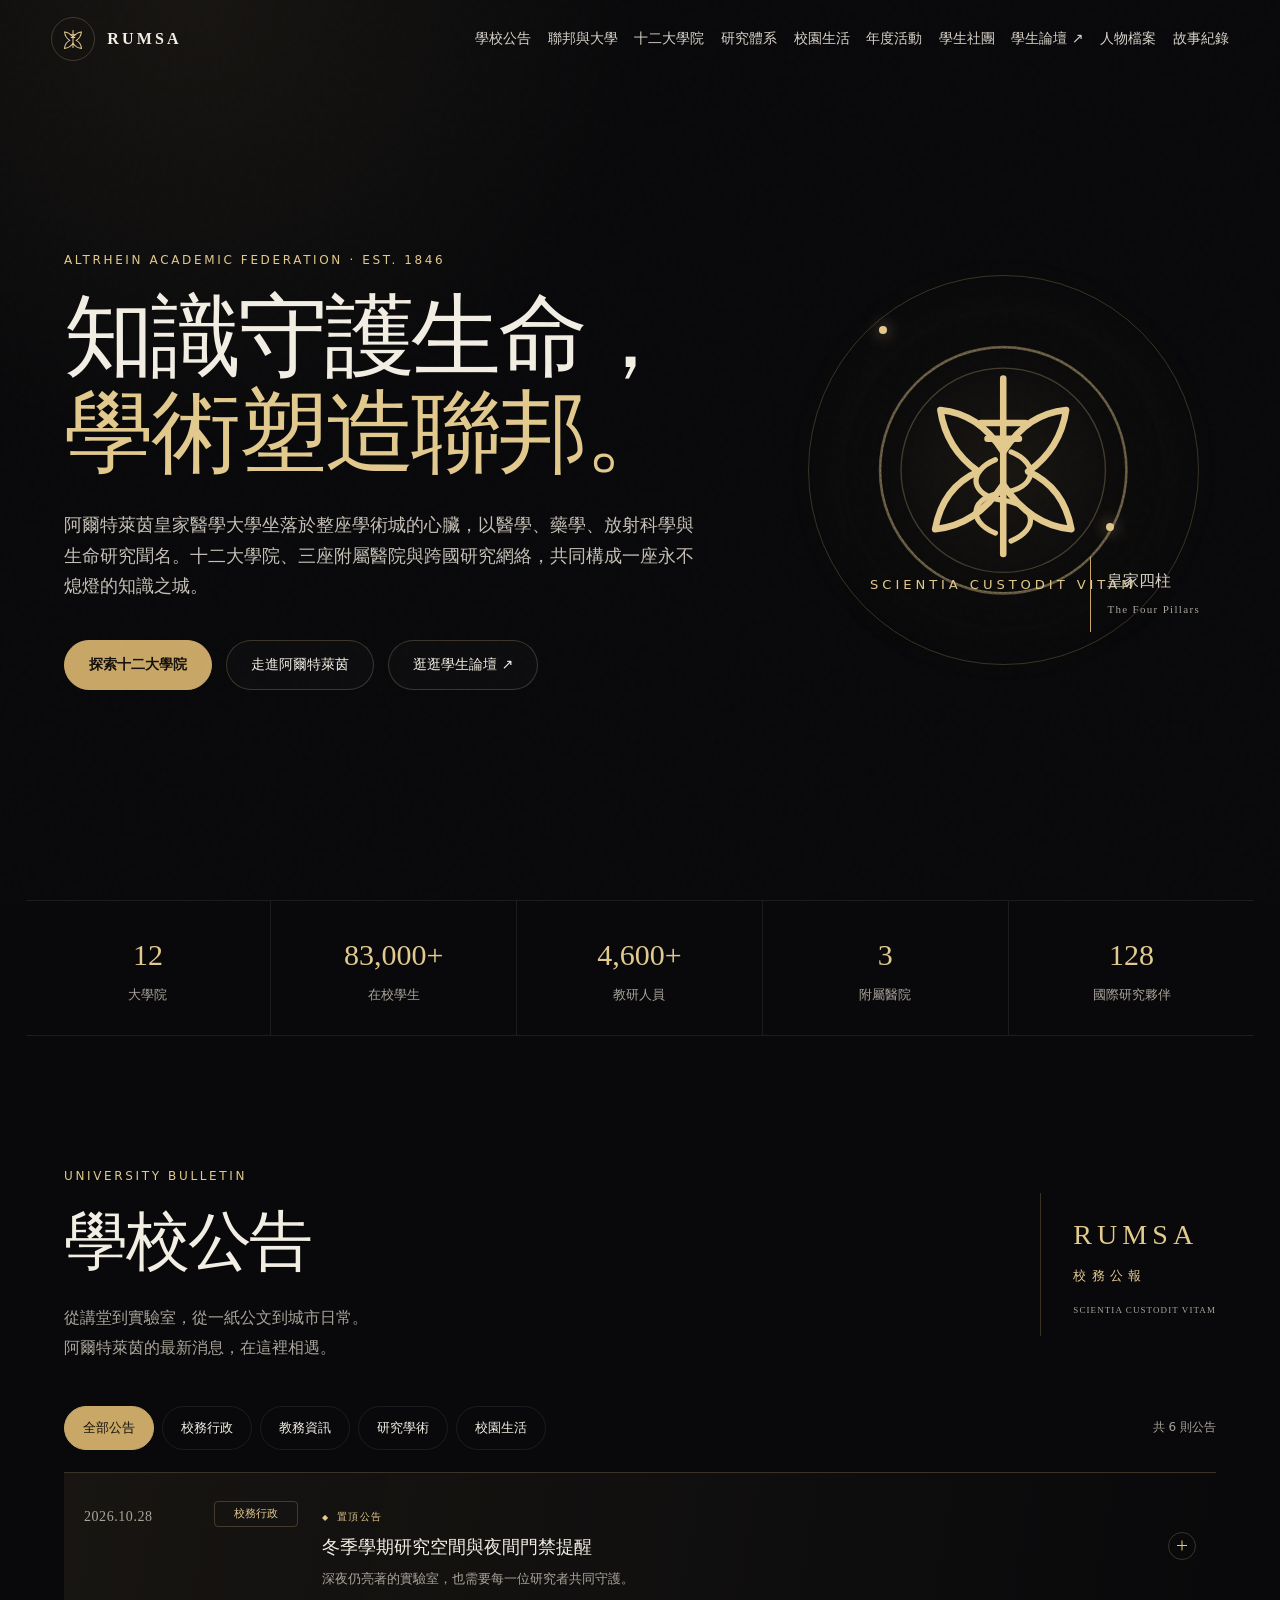
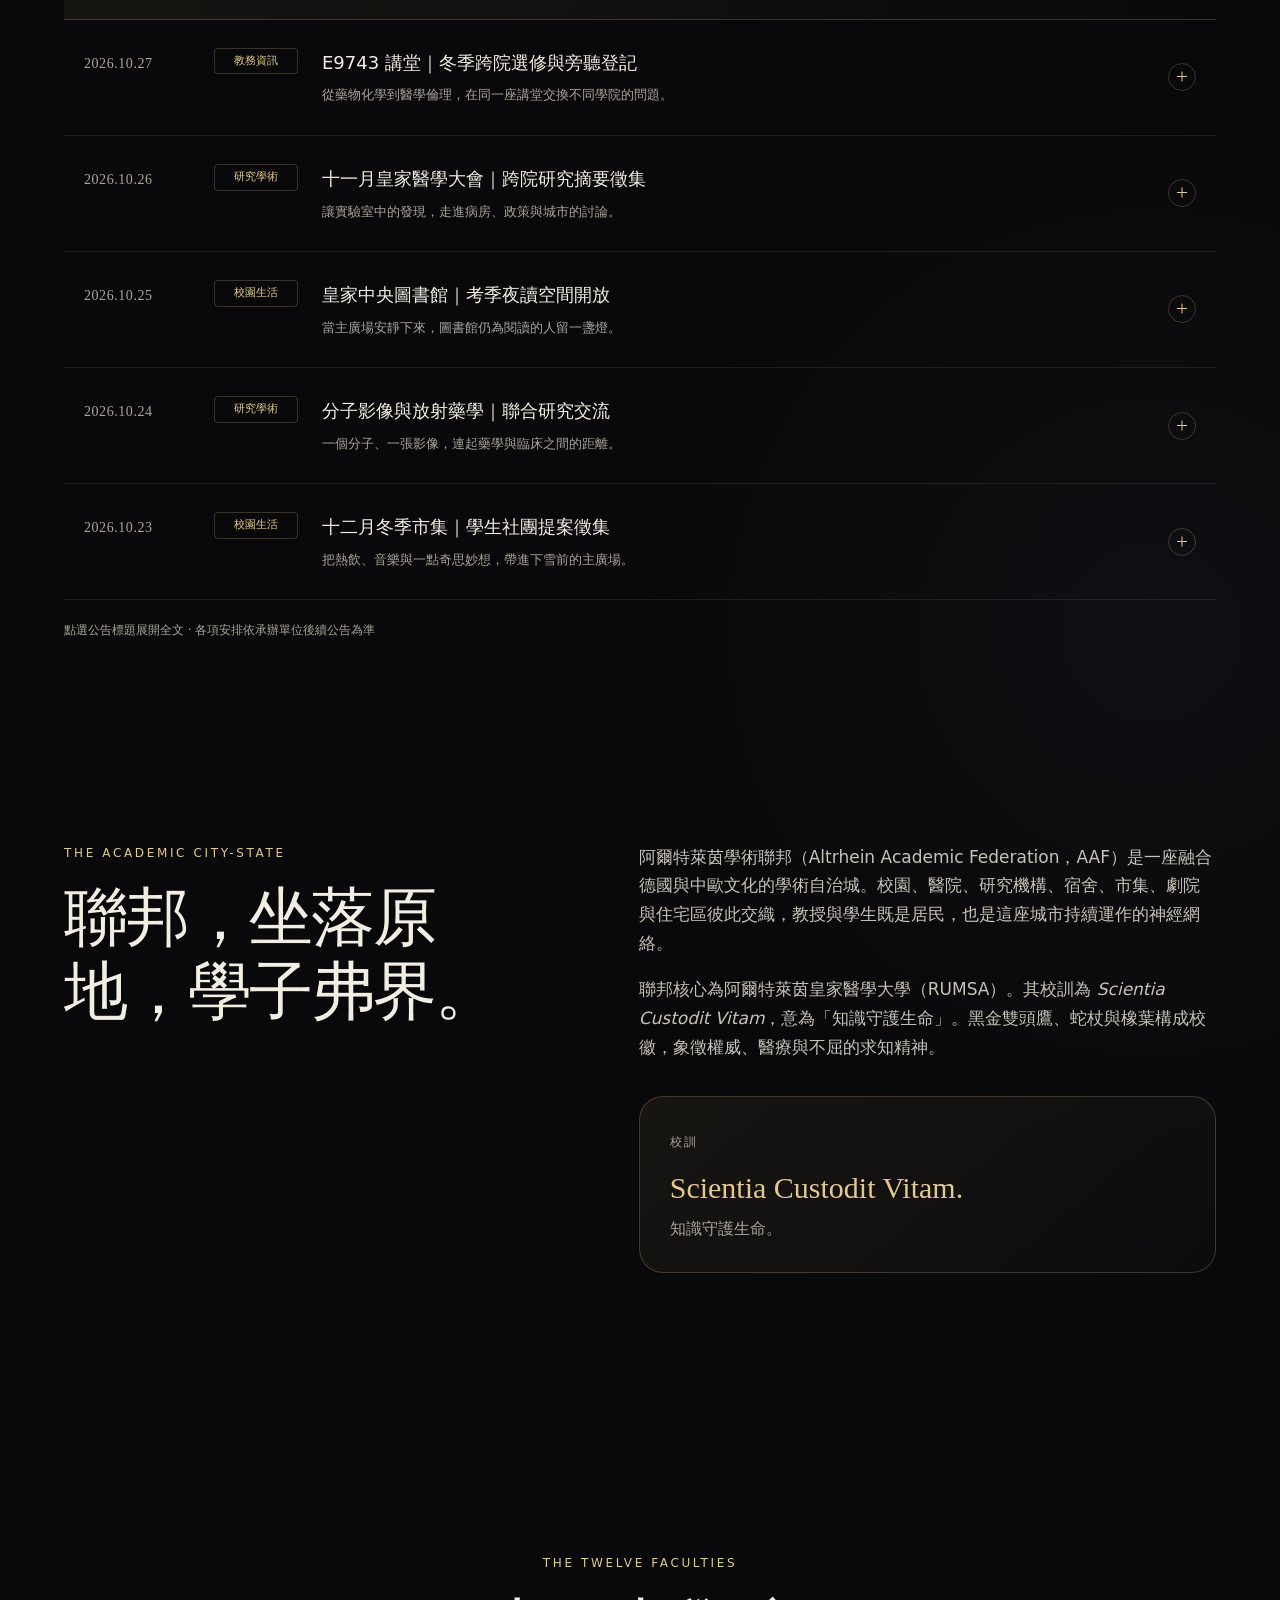
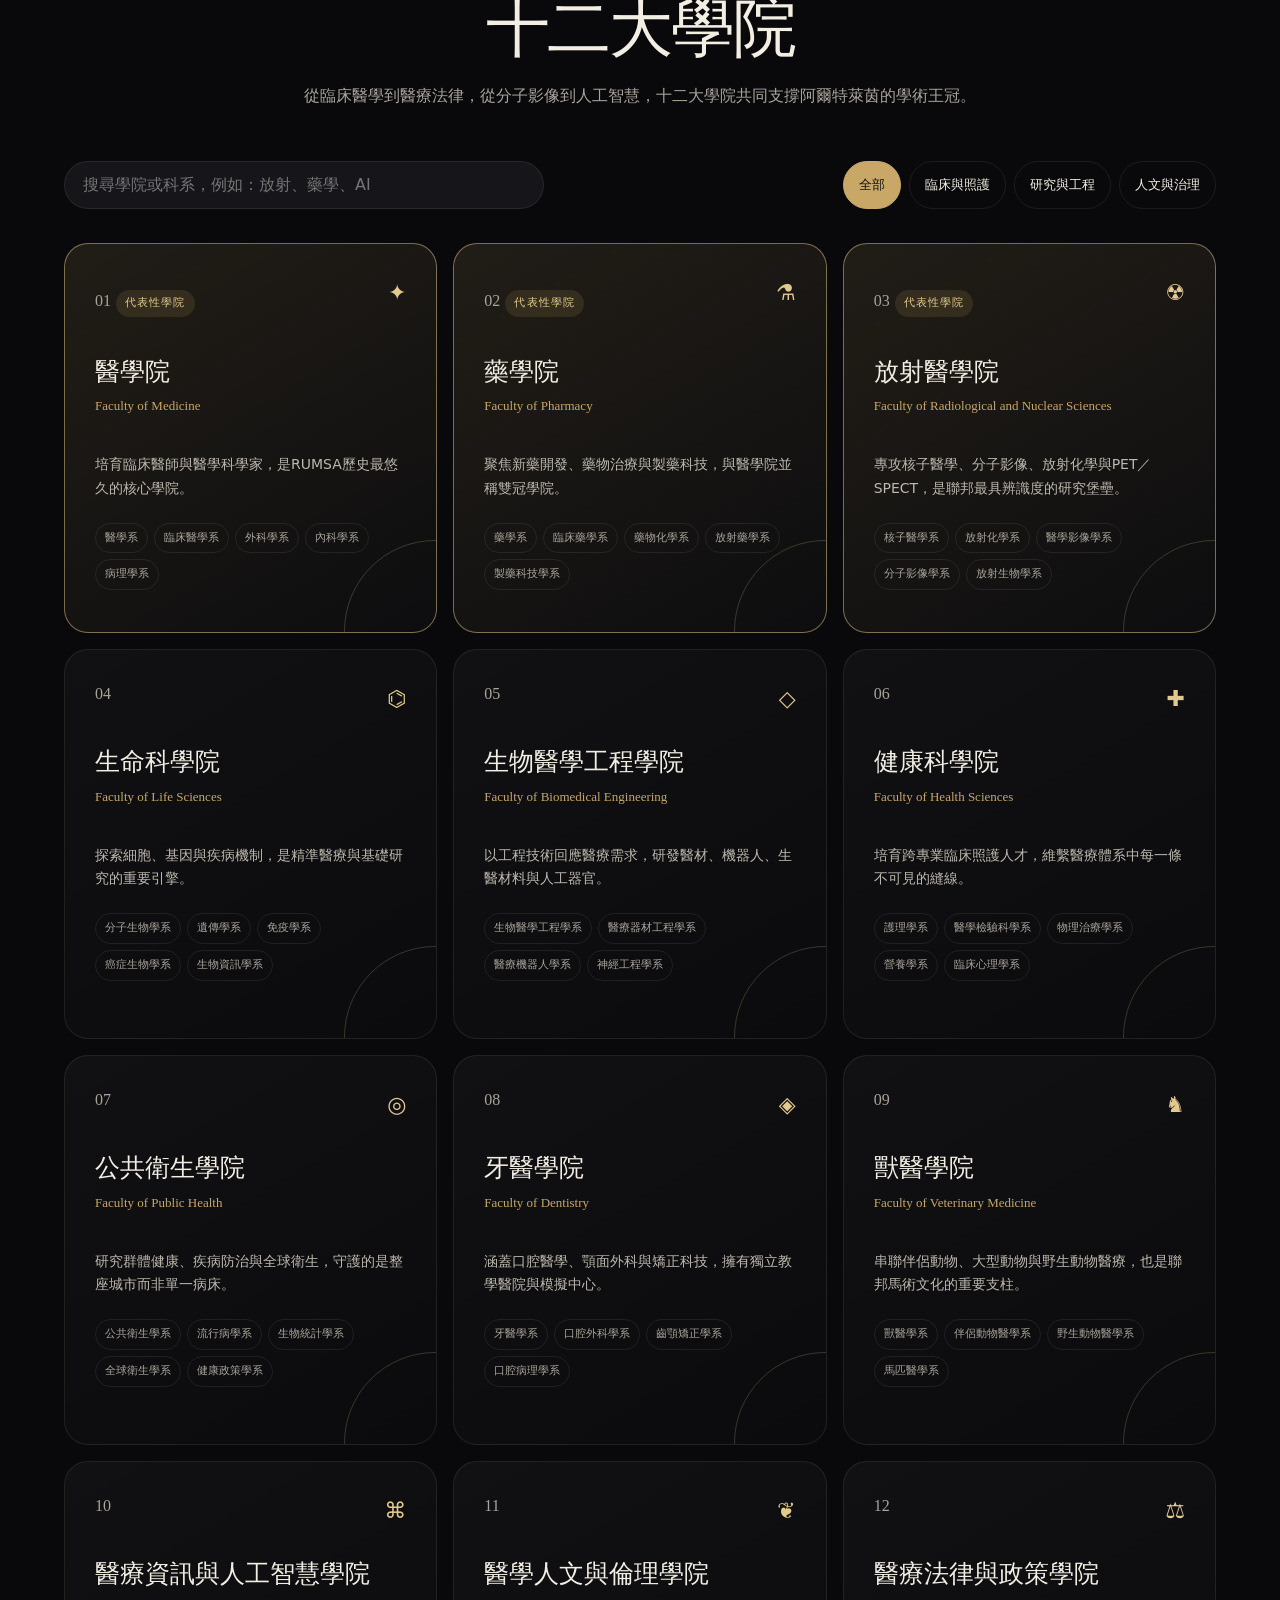
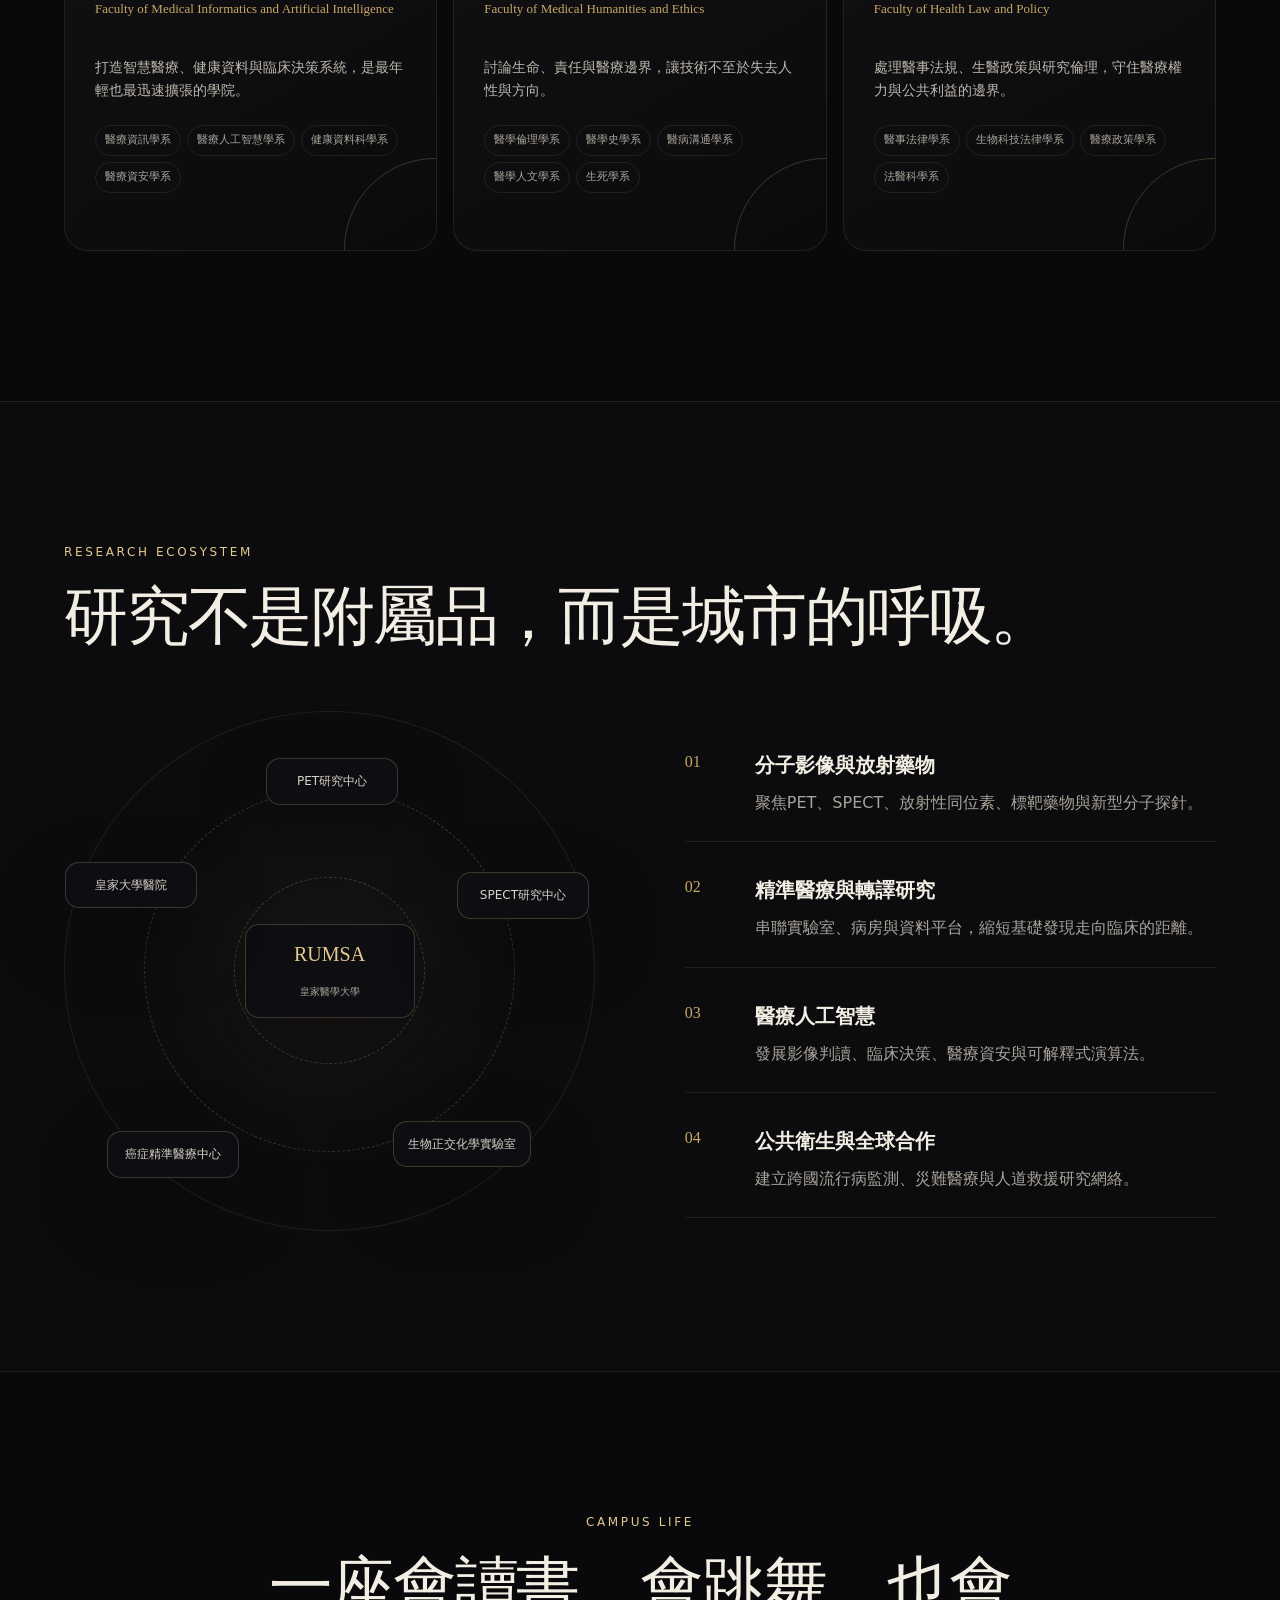
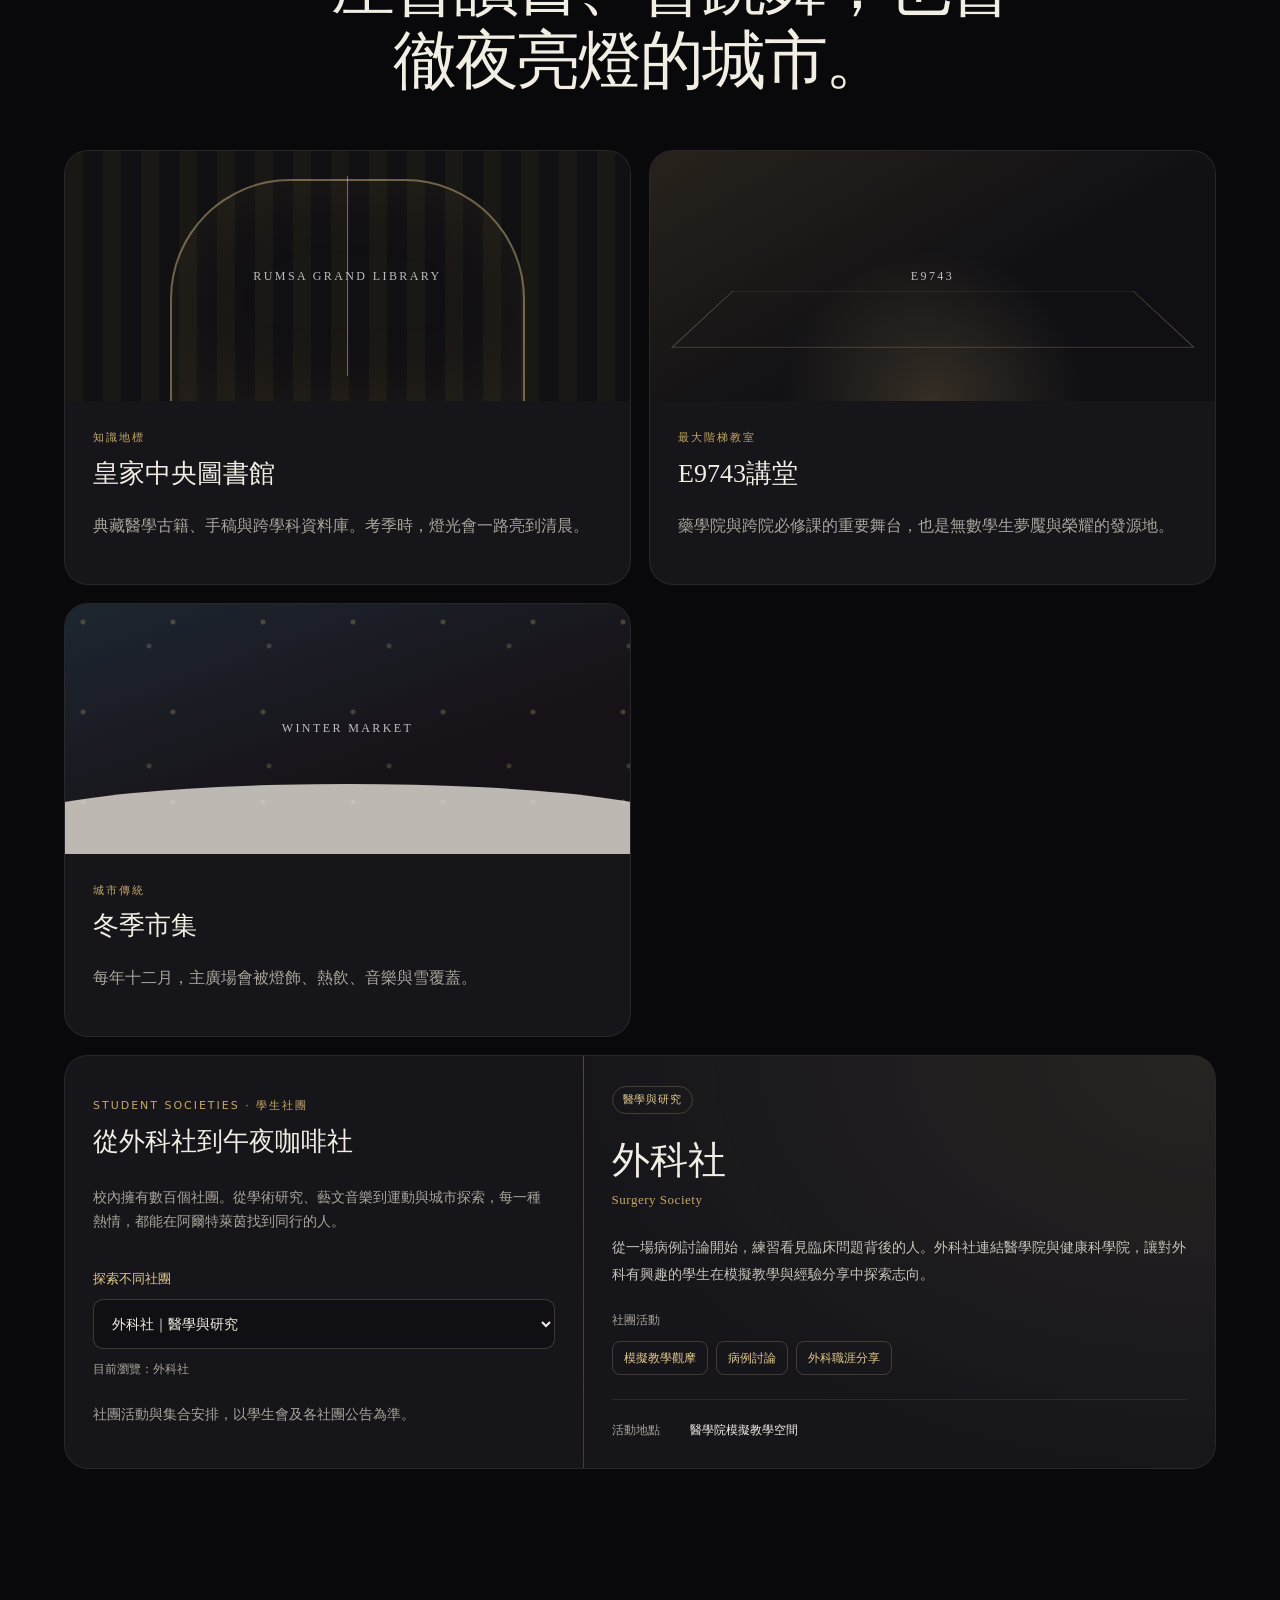
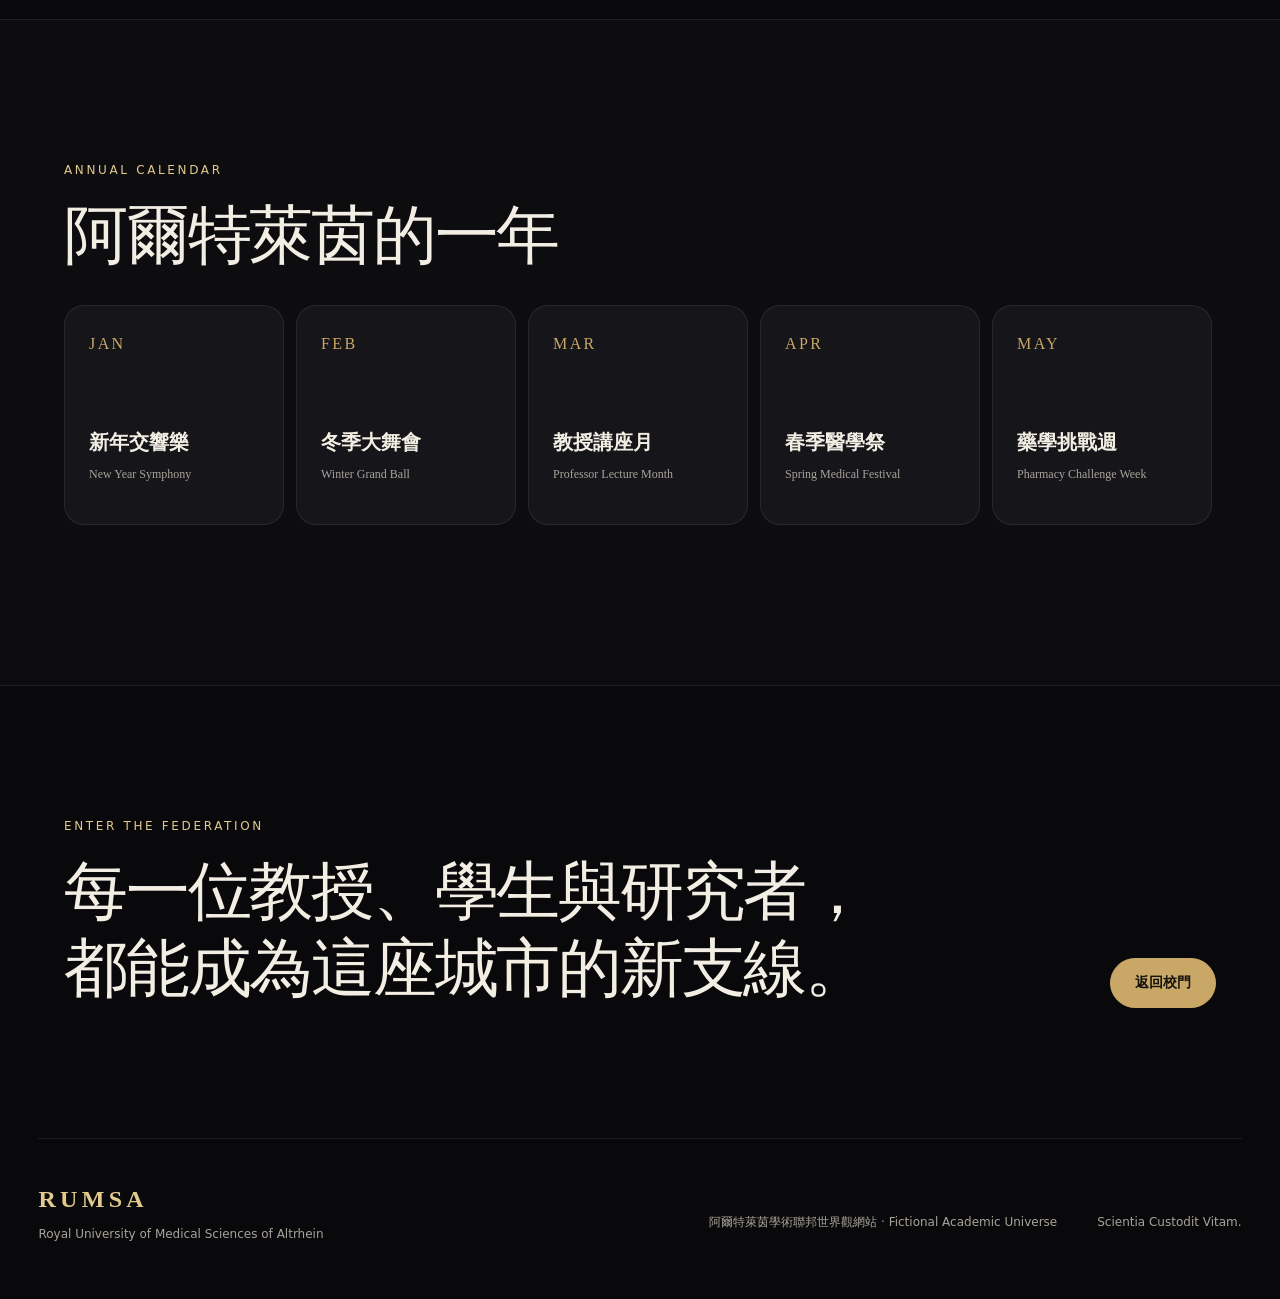
<file: index.html>
<!DOCTYPE html>
<html lang="zh-Hant">
<head>
  <meta charset="UTF-8" />
  <meta name="viewport" content="width=device-width, initial-scale=1.0" />
  <meta name="description" content="阿爾特萊茵皇家醫學大學 RUMSA 官方世界觀網站" />
  <meta name="theme-color" content="#0a0a0c" />
  <title>RUMSA｜阿爾特萊茵皇家醫學大學</title>
  <link rel="stylesheet" href="styles.css?v=20261028-clubs" />
  <style id="forum-entry-style">
    .home-page .main-nav { gap: clamp(12px, 1.3vw, 22px); }
    @media (min-width: 1021px) and (max-width: 1380px) { .home-page .brand small { display: none; } }
  </style>
</head>
<body class="home-page">
  <div class="noise" aria-hidden="true"></div>
  <header class="site-header" id="top">
    <a class="brand" href="#top" aria-label="回到首頁">
      <span class="brand-mark" aria-hidden="true">
        <svg viewBox="0 0 64 64" role="img">
          <path d="M14 17c9 1 14 5 18 11 4-6 9-10 18-11-1 9-5 14-11 18 6 3 10 8 11 17-9-1-14-5-18-11-4 6-9 10-18 11 1-9 5-14 11-17-6-4-10-9-11-18Z" fill="none" stroke="currentColor" stroke-width="2.2"/>
          <path d="M32 14v36M26 23h12M28 29h8" stroke="currentColor" stroke-width="2.2" stroke-linecap="round"/>
        </svg>
      </span>
      <span>
        <strong>RUMSA</strong>
        <small>Royal University of Medical Sciences of Altrhein</small>
      </span>
    </a>

    <button class="nav-toggle" type="button" aria-label="開啟選單" aria-expanded="false">
      <span></span><span></span><span></span>
    </button>

<nav class="main-nav" aria-label="主要導覽">
  <a href="#announcements">學校公告</a>
  <a href="#about">聯邦與大學</a>
  <a href="#faculties">十二大學院</a>
  <a href="#research">研究體系</a>
  <a href="#campus">校園生活</a>
  <a href="#events">年度活動</a>
  <a href="#clubs">學生社團</a>
  <a href="forum.html">學生論壇 ↗</a>
  <a href="characters.html">人物檔案</a>
  <a href="stories.html">故事紀錄</a>
</nav>
  </header>

  <main>
    <section class="hero section-shell">
      <div class="hero-copy reveal">
        <p class="eyebrow">ALTRHEIN ACADEMIC FEDERATION · EST. 1846</p>
        <h1>知識守護生命，<br /><span>學術塑造聯邦。</span></h1>
        <p class="hero-lead">
          阿爾特萊茵皇家醫學大學坐落於整座學術城的心臟，以醫學、藥學、放射科學與生命研究聞名。十二大學院、三座附屬醫院與跨國研究網絡，共同構成一座永不熄燈的知識之城。
        </p>
        <div class="hero-actions">
          <a class="button button-primary" href="#faculties">探索十二大學院</a>
          <a class="button button-ghost" href="#campus">走進阿爾特萊茵</a>
          <a class="button button-ghost" href="forum.html">逛逛學生論壇 ↗</a>
        </div>
      </div>

      <div class="hero-emblem reveal" aria-label="RUMSA 校徽意象">
        <div class="orbit orbit-a"></div>
        <div class="orbit orbit-b"></div>
        <div class="emblem-core">
          <svg viewBox="0 0 240 240" role="img" aria-label="金色雙頭鷹與蛇杖校徽">
            <circle cx="120" cy="120" r="94" fill="none" stroke="currentColor" stroke-width="2" opacity=".4"/>
            <circle cx="120" cy="120" r="78" fill="none" stroke="currentColor" stroke-width="1" opacity=".25"/>
            <path d="M72 74c20 2 35 12 48 32 13-20 28-30 48-32-3 20-12 35-29 47 18 8 29 22 33 44-21-2-38-13-52-34-14 21-31 32-52 34 4-22 15-36 33-44-17-12-26-27-29-47Z" fill="none" stroke="currentColor" stroke-width="5" stroke-linejoin="round"/>
            <path d="M120 50v134M103 84h34M108 96h24" stroke="currentColor" stroke-width="5" stroke-linecap="round"/>
            <path d="M114 112c-22 9-19 28 6 31 25 3 28 22 6 31M126 106c22 9 19 28-6 31-25 3-28 22-6 31" fill="none" stroke="currentColor" stroke-width="4" stroke-linecap="round"/>
            <text x="120" y="211" text-anchor="middle" fill="currentColor" font-size="10" letter-spacing="3">SCIENTIA CUSTODIT VITAM</text>
          </svg>
        </div>
        <div class="hero-note">皇家四柱<br /><span>The Four Pillars</span></div>
      </div>
    </section>

    <section class="stats-strip" aria-label="大學統計">
      <article><strong>12</strong><span>大學院</span></article>
      <article><strong>83,000+</strong><span>在校學生</span></article>
      <article><strong>4,600+</strong><span>教研人員</span></article>
      <article><strong>3</strong><span>附屬醫院</span></article>
      <article><strong>128</strong><span>國際研究夥伴</span></article>
    </section>


    <section class="announcements-section section-shell" id="announcements" aria-labelledby="announcements-title">
      <div class="announcements-heading">
        <div class="section-heading">
          <p class="eyebrow">UNIVERSITY BULLETIN</p>
          <h2 id="announcements-title">學校公告</h2>
          <p class="announcements-intro">從講堂到實驗室，從一紙公文到城市日常。<br />阿爾特萊茵的最新消息，在這裡相遇。</p>
        </div>
        <div class="bulletin-edition" aria-hidden="true"><span>RUMSA</span><strong>校務公報</strong><small>SCIENTIA CUSTODIT VITAM</small></div>
      </div>
      <div class="notice-toolbar">
        <div class="notice-filters" role="group" aria-label="公告分類" hidden>
          <button class="notice-filter active" type="button" data-notice-filter="all" aria-pressed="true" aria-controls="noticeList">全部公告</button>
          <button class="notice-filter" type="button" data-notice-filter="administration" aria-pressed="false" aria-controls="noticeList">校務行政</button>
          <button class="notice-filter" type="button" data-notice-filter="academic" aria-pressed="false" aria-controls="noticeList">教務資訊</button>
          <button class="notice-filter" type="button" data-notice-filter="research" aria-pressed="false" aria-controls="noticeList">研究學術</button>
          <button class="notice-filter" type="button" data-notice-filter="campus" aria-pressed="false" aria-controls="noticeList">校園生活</button>
        </div>
        <p class="notice-count" role="status" aria-live="polite" aria-atomic="true">共 6 則公告</p>
      </div>
      <div class="notice-list" id="noticeList">
        <details class="notice-item notice-pinned" id="notice-lab-access" data-notice-category="administration">
          <summary>
            <time class="notice-date" datetime="2026-10-28">2026.10.28</time>
            <span class="notice-category">校務行政</span>
            <div class="notice-copy">
              <span class="notice-pin">置頂公告</span>
              <h3>冬季學期研究空間與夜間門禁提醒</h3>
              <p>深夜仍亮著的實驗室，也需要每一位研究者共同守護。</p>
            </div>
            <span class="notice-expand" aria-hidden="true"></span>
          </summary>
          <div class="notice-body">
            <dl class="notice-meta"><div><dt>發布單位</dt><dd>校務處・研究事務處</dd></div><div><dt>公告對象</dt><dd>全校師生與研究人員</dd></div></dl>
            <p>冬季學期起，跨院研究空間與夜間出入紀錄統一由所屬學院窗口協調。請於進入研究大樓時攜帶有效校證，並確認研究空間的使用權限。</p>
            <p>尚未完成訓練或權限登錄者，請先向指導教師或實驗室管理人員確認。訪客及跨院合作成員須由接待單位辦理登記，不得借用他人校證。</p>
            <p>校園夜間照明路線與附屬醫院通道維持開放；個別實驗室、臨床區域及管制空間，仍依各單位規定辦理。</p>
          </div>
        </details>
        <details class="notice-item" id="notice-e9743" data-notice-category="academic">
          <summary>
            <time class="notice-date" datetime="2026-10-27">2026.10.27</time>
            <span class="notice-category">教務資訊</span>
            <div class="notice-copy">
              <h3>E9743 講堂｜冬季跨院選修與旁聽登記</h3>
              <p>從藥物化學到醫學倫理，在同一座講堂交換不同學院的問題。</p>
            </div>
            <span class="notice-expand" aria-hidden="true"></span>
          </summary>
          <div class="notice-body">
            <dl class="notice-meta"><div><dt>發布單位</dt><dd>教務處・各學院教學辦公室</dd></div><div><dt>公告對象</dt><dd>在校學生與授課教師</dd></div></dl>
            <p>冬季跨院課程開放選修與旁聽申請。藥學院、放射醫學院及醫學人文與倫理學院的聯合課程，將依課程安排於 E9743 講堂或各院教室授課。</p>
            <p>選修學生請先確認先修條件及課表衝堂情形；旁聽者須取得授課教師同意，再由所屬學院教學辦公室完成登記。實驗與臨床課程另依各單位規定辦理。</p>
            <p>正式上課時間、座位及異動資訊以各課程公告為準。尚未完成登記者，可先向所屬學院教學辦公室洽詢。</p>
          </div>
        </details>
        <details class="notice-item" id="notice-medical-congress" data-notice-category="research">
          <summary>
            <time class="notice-date" datetime="2026-10-26">2026.10.26</time>
            <span class="notice-category">研究學術</span>
            <div class="notice-copy">
              <h3>十一月皇家醫學大會｜跨院研究摘要徵集</h3>
              <p>讓實驗室中的發現，走進病房、政策與城市的討論。</p>
            </div>
            <span class="notice-expand" aria-hidden="true"></span>
          </summary>
          <div class="notice-body">
            <dl class="notice-meta"><div><dt>發布單位</dt><dd>研究事務處・皇家醫學大會籌備委員會</dd></div><div><dt>公告對象</dt><dd>全校教研人員與學生研究團隊</dd></div></dl>
            <p>十一月皇家醫學大會開放跨院研究摘要徵集，主題涵蓋精準醫療、分子影像、放射藥物、醫療人工智慧、公共衛生與醫學倫理。</p>
            <p>歡迎由不同學院組成研究團隊，提出口頭報告或壁報交流申請。摘要請交代研究問題、方法、主要發現與合作單位；仍在進行中的研究，可於內容中清楚標示進度。</p>
            <p>涉及人體、動物或臨床資料的研究，請依既有研究倫理規範辦理。投稿時程與議程由籌備委員會另行通知，請向所屬學院研究窗口索取徵集資訊。</p>
          </div>
        </details>
        <details class="notice-item" id="notice-library" data-notice-category="campus">
          <summary>
            <time class="notice-date" datetime="2026-10-25">2026.10.25</time>
            <span class="notice-category">校園生活</span>
            <div class="notice-copy">
              <h3>皇家中央圖書館｜考季夜讀空間開放</h3>
              <p>當主廣場安靜下來，圖書館仍為閱讀的人留一盞燈。</p>
            </div>
            <span class="notice-expand" aria-hidden="true"></span>
          </summary>
          <div class="notice-body">
            <dl class="notice-meta"><div><dt>發布單位</dt><dd>皇家中央圖書館</dd></div><div><dt>公告對象</dt><dd>全校師生</dd></div></dl>
            <p>配合冬季學期課程與考試準備，皇家中央圖書館提供考季夜讀空間。夜間使用區域以入口現場公告為準，請持校證入館。</p>
            <p>安靜閱覽區請降低交談與設備音量；需要小組討論者，請使用指定討論空間。離席時請攜帶個人物品，避免長時間占用座位。</p>
            <p>古籍、手稿與特藏閱覽仍採預約制，夜讀開放不包含特藏區。館內服務時間與座位安排，請洽詢圖書館服務台。</p>
          </div>
        </details>
        <details class="notice-item" id="notice-imaging-seminar" data-notice-category="research">
          <summary>
            <time class="notice-date" datetime="2026-10-24">2026.10.24</time>
            <span class="notice-category">研究學術</span>
            <div class="notice-copy">
              <h3>分子影像與放射藥學｜聯合研究交流</h3>
              <p>一個分子、一張影像，連起藥學與臨床之間的距離。</p>
            </div>
            <span class="notice-expand" aria-hidden="true"></span>
          </summary>
          <div class="notice-body">
            <dl class="notice-meta"><div><dt>發布單位</dt><dd>放射醫學院・藥學院</dd></div><div><dt>公告對象</dt><dd>相關領域師生與跨院研究成員</dd></div></dl>
            <p>放射醫學院與藥學院共同舉辦分子影像與放射藥學研究交流，邀請 PET 研究中心、SPECT 研究中心及生物正交化學實驗室分享近期研究方向。</p>
            <p>交流主題包括分子探針設計、標靶藥物與影像評估，並保留跨院合作討論時段。歡迎有意了解相關研究的學生，透過所屬學院研究窗口登記參與。</p>
            <p>本場交流以學術討論為主；實驗室參訪與設備操作需另行申請，並依各研究中心的訓練與出入規定辦理。</p>
          </div>
        </details>
        <details class="notice-item" id="notice-winter-market" data-notice-category="campus">
          <summary>
            <time class="notice-date" datetime="2026-10-23">2026.10.23</time>
            <span class="notice-category">校園生活</span>
            <div class="notice-copy">
              <h3>十二月冬季市集｜學生社團提案徵集</h3>
              <p>把熱飲、音樂與一點奇思妙想，帶進下雪前的主廣場。</p>
            </div>
            <span class="notice-expand" aria-hidden="true"></span>
          </summary>
          <div class="notice-body">
            <dl class="notice-meta"><div><dt>發布單位</dt><dd>學生會・校園生活事務處</dd></div><div><dt>公告對象</dt><dd>校內社團與學生組織</dd></div></dl>
            <p>十二月冬季市集開始徵集學生社團提案，歡迎提出攤位、音樂演出、手作展示或具有學院特色的互動活動，一同延續阿爾特萊茵的冬季傳統。</p>
            <p>提案請簡述活動內容、參與人數、空間及設備需求，交由學生會活動窗口統整。涉及餐飲、用電或戶外設施者，須於提案中一併說明，由承辦單位協調場地安排。</p>
            <p>主廣場配置、正式活動日期與參與名單將於籌備完成後公告。請各社團保留聯絡窗口，方便後續討論與協調。</p>
          </div>
        </details>
      </div>
      <p class="notice-footnote">點選公告標題展開全文 · 各項安排依承辦單位後續公告為準</p>
    </section>

    <section class="section-shell split-section" id="about">
      <div class="section-heading reveal">
        <p class="eyebrow">THE ACADEMIC CITY-STATE</p>
        <h2>聯邦，坐落原地，學子弗界。</h2>
      </div>
      <div class="split-content reveal">
        <p>
          阿爾特萊茵學術聯邦（Altrhein Academic Federation，AAF）是一座融合德國與中歐文化的學術自治城。校園、醫院、研究機構、宿舍、市集、劇院與住宅區彼此交織，教授與學生既是居民，也是這座城市持續運作的神經網絡。
        </p>
        <p>
          聯邦核心為阿爾特萊茵皇家醫學大學（RUMSA）。其校訓為 <em>Scientia Custodit Vitam</em>，意為「知識守護生命」。黑金雙頭鷹、蛇杖與橡葉構成校徽，象徵權威、醫療與不屈的求知精神。
        </p>
        <div class="quote-card">
          <span>校訓</span>
          <blockquote>Scientia Custodit Vitam.</blockquote>
          <p>知識守護生命。</p>
        </div>
      </div>
    </section>

    <section class="faculties-section section-shell" id="faculties">
      <div class="section-heading centered reveal">
        <p class="eyebrow">THE TWELVE FACULTIES</p>
        <h2>十二大學院</h2>
        <p>從臨床醫學到醫療法律，從分子影像到人工智慧，十二大學院共同支撐阿爾特萊茵的學術王冠。</p>
      </div>

      <div class="faculty-tools reveal">
        <label class="faculty-search">
          <span class="sr-only">搜尋學院或科系</span>
          <input id="facultySearch" type="search" placeholder="搜尋學院或科系，例如：放射、藥學、AI" />
        </label>
        <div class="faculty-filter" aria-label="學院分類">
          <button class="filter-button active" data-filter="all">全部</button>
          <button class="filter-button" data-filter="clinical">臨床與照護</button>
          <button class="filter-button" data-filter="science">研究與工程</button>
          <button class="filter-button" data-filter="society">人文與治理</button>
        </div>
      </div>

      <div class="faculty-grid" id="facultyGrid">
        <article class="faculty-card featured reveal" data-category="clinical" data-search="醫學院 medicine 臨床醫學 外科 內科 急診 兒科 神經 精神 病理 解剖 生理">
          <span class="faculty-index">01</span><span class="faculty-symbol">✦</span>
          <div class="faculty-badge">代表性學院</div>
          <h3>醫學院</h3><p class="faculty-en">Faculty of Medicine</p>
          <p>培育臨床醫師與醫學科學家，是RUMSA歷史最悠久的核心學院。</p>
          <ul><li>醫學系</li><li>臨床醫學系</li><li>外科學系</li><li>內科學系</li><li>病理學系</li></ul>
        </article>

        <article class="faculty-card featured reveal" data-category="science" data-search="藥學院 pharmacy 臨床藥學 藥物化學 藥理 藥劑 放射藥學 毒理 製藥">
          <span class="faculty-index">02</span><span class="faculty-symbol">⚗</span>
          <div class="faculty-badge">代表性學院</div>
          <h3>藥學院</h3><p class="faculty-en">Faculty of Pharmacy</p>
          <p>聚焦新藥開發、藥物治療與製藥科技，與醫學院並稱雙冠學院。</p>
          <ul><li>藥學系</li><li>臨床藥學系</li><li>藥物化學系</li><li>放射藥學系</li><li>製藥科技學系</li></ul>
        </article>
        
        <article class="faculty-card featured reveal" data-category="science" data-search="放射醫學院 radiological nuclear sciences 核子醫學 放射化學 醫學影像 分子影像 pet spect 輻射">
          <span class="faculty-index">03</span><span class="faculty-symbol">☢</span>
          <div class="faculty-badge">代表性學院</div>
          <h3>放射醫學院</h3><p class="faculty-en">Faculty of Radiological and Nuclear Sciences</p>
          <p>專攻核子醫學、分子影像、放射化學與PET／SPECT，是聯邦最具辨識度的研究堡壘。</p>
          <ul><li>核子醫學系</li><li>放射化學系</li><li>醫學影像學系</li><li>分子影像學系</li><li>放射生物學系</li></ul>
        </article>
        
        <article class="faculty-card reveal" data-category="science" data-search="生命科學院 life sciences 分子生物 遺傳 免疫 微生物 癌症 生物資訊">
          <span class="faculty-index">04</span><span class="faculty-symbol">⌬</span>
          <h3>生命科學院</h3><p class="faculty-en">Faculty of Life Sciences</p>
          <p>探索細胞、基因與疾病機制，是精準醫療與基礎研究的重要引擎。</p>
          <ul><li>分子生物學系</li><li>遺傳學系</li><li>免疫學系</li><li>癌症生物學系</li><li>生物資訊學系</li></ul>
        </article>

        <article class="faculty-card reveal" data-category="science" data-search="生物醫學工程學院 biomedical engineering 醫療器材 生醫材料 機器人 神經工程 人工器官">
          <span class="faculty-index">05</span><span class="faculty-symbol">◇</span>
          <h3>生物醫學工程學院</h3><p class="faculty-en">Faculty of Biomedical Engineering</p>
          <p>以工程技術回應醫療需求，研發醫材、機器人、生醫材料與人工器官。</p>
          <ul><li>生物醫學工程學系</li><li>醫療器材工程學系</li><li>醫療機器人學系</li><li>神經工程學系</li></ul>
        </article>

        <article class="faculty-card reveal" data-category="clinical" data-search="健康科學院 health sciences 護理 醫檢 物理治療 職能治療 營養 臨床心理 呼吸治療">
          <span class="faculty-index">06</span><span class="faculty-symbol">✚</span>
          <h3>健康科學院</h3><p class="faculty-en">Faculty of Health Sciences</p>
          <p>培育跨專業臨床照護人才，維繫醫療體系中每一條不可見的縫線。</p>
          <ul><li>護理學系</li><li>醫學檢驗科學系</li><li>物理治療學系</li><li>營養學系</li><li>臨床心理學系</li></ul>
        </article>

        <article class="faculty-card reveal" data-category="society" data-search="公共衛生學院 public health 流行病 生物統計 全球衛生 健康政策 環境衛生">
          <span class="faculty-index">07</span><span class="faculty-symbol">◎</span>
          <h3>公共衛生學院</h3><p class="faculty-en">Faculty of Public Health</p>
          <p>研究群體健康、疾病防治與全球衛生，守護的是整座城市而非單一病床。</p>
          <ul><li>公共衛生學系</li><li>流行病學系</li><li>生物統計學系</li><li>全球衛生學系</li><li>健康政策學系</li></ul>
        </article>

        <article class="faculty-card reveal" data-category="clinical" data-search="牙醫學院 dentistry 牙醫 口腔外科 矯正 口腔病理 牙科技術">
          <span class="faculty-index">08</span><span class="faculty-symbol">◈</span>
          <h3>牙醫學院</h3><p class="faculty-en">Faculty of Dentistry</p>
          <p>涵蓋口腔醫學、顎面外科與矯正科技，擁有獨立教學醫院與模擬中心。</p>
          <ul><li>牙醫學系</li><li>口腔外科學系</li><li>齒顎矯正學系</li><li>口腔病理學系</li></ul>
        </article>

        <article class="faculty-card reveal" data-category="clinical" data-search="獸醫學院 veterinary medicine 伴侶動物 野生動物 馬匹 獸醫病理">
          <span class="faculty-index">09</span><span class="faculty-symbol">♞</span>
          <h3>獸醫學院</h3><p class="faculty-en">Faculty of Veterinary Medicine</p>
          <p>串聯伴侶動物、大型動物與野生動物醫療，也是聯邦馬術文化的重要支柱。</p>
          <ul><li>獸醫學系</li><li>伴侶動物醫學系</li><li>野生動物醫學系</li><li>馬匹醫學系</li></ul>
        </article>

        <article class="faculty-card reveal" data-category="science" data-search="醫療資訊 人工智慧 medical informatics artificial intelligence ai 健康資料 軟體工程 資安 臨床決策">
          <span class="faculty-index">10</span><span class="faculty-symbol">⌘</span>
          <h3>醫療資訊與人工智慧學院</h3><p class="faculty-en">Faculty of Medical Informatics and Artificial Intelligence</p>
          <p>打造智慧醫療、健康資料與臨床決策系統，是最年輕也最迅速擴張的學院。</p>
          <ul><li>醫療資訊學系</li><li>醫療人工智慧學系</li><li>健康資料科學系</li><li>醫療資安學系</li></ul>
        </article>

        <article class="faculty-card reveal" data-category="society" data-search="醫學人文 倫理 medical humanities ethics 醫學史 哲學 醫病溝通 生死學">
          <span class="faculty-index">11</span><span class="faculty-symbol">❦</span>
          <h3>醫學人文與倫理學院</h3><p class="faculty-en">Faculty of Medical Humanities and Ethics</p>
          <p>討論生命、責任與醫療邊界，讓技術不至於失去人性與方向。</p>
          <ul><li>醫學倫理學系</li><li>醫學史學系</li><li>醫病溝通學系</li><li>醫學人文學系</li><li>生死學系</li></ul>
        </article>

        <article class="faculty-card reveal" data-category="society" data-search="醫療法律 政策 health law policy 醫事法律 生物科技法律 法醫 人體研究 醫療爭議">
          <span class="faculty-index">12</span><span class="faculty-symbol">⚖</span>
          <h3>醫療法律與政策學院</h3><p class="faculty-en">Faculty of Health Law and Policy</p>
          <p>處理醫事法規、生醫政策與研究倫理，守住醫療權力與公共利益的邊界。</p>
          <ul><li>醫事法律學系</li><li>生物科技法律學系</li><li>醫療政策學系</li><li>法醫科學系</li></ul>
        </article>
      </div>
      <p class="empty-state" id="emptyState" hidden>沒有找到符合條件的學院。試著換一個關鍵字。</p>
    </section>

    <section class="research-section" id="research">
      <div class="section-shell">
        <div class="section-heading reveal">
          <p class="eyebrow">RESEARCH ECOSYSTEM</p>
          <h2>研究不是附屬品，而是城市的呼吸。</h2>
        </div>
        <div class="research-layout">
          <div class="research-map reveal" aria-label="研究中心關聯圖">
            <div class="research-node node-center">RUMSA<br /><span>皇家醫學大學</span></div>
            <div class="research-node node-a">PET研究中心</div>
            <div class="research-node node-b">SPECT研究中心</div>
            <div class="research-node node-c">生物正交化學實驗室</div>
            <div class="research-node node-d">癌症精準醫療中心</div>
            <div class="research-node node-e">皇家大學醫院</div>
          </div>
          <div class="research-list reveal">
            <article>
              <span>01</span>
              <div><h3>分子影像與放射藥物</h3><p>聚焦PET、SPECT、放射性同位素、標靶藥物與新型分子探針。</p></div>
            </article>
            <article>
              <span>02</span>
              <div><h3>精準醫療與轉譯研究</h3><p>串聯實驗室、病房與資料平台，縮短基礎發現走向臨床的距離。</p></div>
            </article>
            <article>
              <span>03</span>
              <div><h3>醫療人工智慧</h3><p>發展影像判讀、臨床決策、醫療資安與可解釋式演算法。</p></div>
            </article>
            <article>
              <span>04</span>
              <div><h3>公共衛生與全球合作</h3><p>建立跨國流行病監測、災難醫療與人道救援研究網絡。</p></div>
            </article>
          </div>
        </div>
      </div>
    </section>

    <section class="campus-section section-shell" id="campus">
      <div class="section-heading centered reveal">
        <p class="eyebrow">CAMPUS LIFE</p>
        <h2>一座會讀書、會跳舞，也會徹夜亮燈的城市。</h2>
      </div>
      <div class="campus-grid">
        <article class="campus-card large reveal">
          <div class="campus-visual library-visual" aria-hidden="true"><span>RUMSA GRAND LIBRARY</span></div>
          <div><p class="card-kicker">知識地標</p><h3>皇家中央圖書館</h3><p>典藏醫學古籍、手稿與跨學科資料庫。考季時，燈光會一路亮到清晨。</p></div>
        </article>
        <article class="campus-card reveal">
          <div class="campus-visual hall-visual" aria-hidden="true"><span>E9743</span></div>
          <div><p class="card-kicker">最大階梯教室</p><h3>E9743講堂</h3><p>藥學院與跨院必修課的重要舞台，也是無數學生夢魘與榮耀的發源地。</p></div>
        </article>
        <article class="campus-card reveal">
          <div class="campus-visual market-visual" aria-hidden="true"><span>WINTER MARKET</span></div>
          <div><p class="card-kicker">城市傳統</p><h3>冬季市集</h3><p>每年十二月，主廣場會被燈飾、熱飲、音樂與雪覆蓋。</p></div>
        </article>
        <article class="campus-card wide club-explorer reveal" id="clubs" aria-labelledby="clubs-title">
          <div class="club-explorer-intro">
            <p class="card-kicker">STUDENT SOCIETIES · 學生社團</p>
            <h3 id="clubs-title">從外科社到午夜咖啡社</h3>
            <p>校內擁有數百個社團。從學術研究、藝文音樂到運動與城市探索，每一種熱情，都能在阿爾特萊茵找到同行的人。</p>
            <div class="club-picker" hidden>
              <label for="clubSelect">探索不同社團</label>
              <select id="clubSelect" aria-controls="clubProfile">
                <option value="surgery">外科社｜醫學與研究</option>
                <option value="radiochemistry">放射化學社｜醫學與研究</option>
                <option value="midnight-coffee">午夜咖啡社｜交流與日常</option>
                <option value="classics">古典文學會｜藝文與音樂</option>
                <option value="golf">高爾夫球社｜運動與競技</option>
                <option value="tennis">網球社｜運動與競技</option>
                <option value="climbing">攀岩社｜運動與競技</option>
                <option value="orchestra">管弦樂團｜藝文與音樂</option>
                <option value="fencing">擊劍社｜運動與競技</option>
                <option value="equestrian">馬術社｜運動與競技</option>
                <option value="castle-exploration">城堡探索社｜探索與踏查</option>
                <option value="caving">洞穴探險社｜探索與踏查</option>
                <option value="student-union">學生會｜交流與日常</option>
              </select>
              <p class="club-selection-status" id="clubSelectionStatus" role="status" aria-live="polite" aria-atomic="true">目前瀏覽：外科社</p>
            </div>
            <p class="club-explorer-note">社團活動與集合安排，以學生會及各社團公告為準。</p>
          </div>
          <div class="club-profile" id="clubProfile" role="region" aria-labelledby="clubName">
            <span class="club-category" id="clubCategory">醫學與研究</span>
            <h4 id="clubName">外科社</h4>
            <p class="club-en" id="clubEnglish">Surgery Society</p>
            <p class="club-description" id="clubDescription">從一場病例討論開始，練習看見臨床問題背後的人。外科社連結醫學院與健康科學院，讓對外科有興趣的學生在模擬教學與經驗分享中探索志向。</p>
            <p class="club-field-label">社團活動</p>
            <ul class="club-activities" id="clubActivities"><li>模擬教學觀摩</li><li>病例討論</li><li>外科職涯分享</li></ul>
            <dl class="club-location"><dt>活動地點</dt><dd id="clubPlace">醫學院模擬教學空間</dd></dl>
          </div>
        </article>
      </div>
    </section>

    <section class="events-section" id="events">
      <div class="section-shell">
        <div class="section-heading reveal">
          <p class="eyebrow">ANNUAL CALENDAR</p>
          <h2>阿爾特萊茵的一年</h2>
        </div>
        <div class="event-track reveal" tabindex="0" aria-label="年度活動時間軸">
          <article><span>JAN</span><h3>新年交響樂</h3><p>New Year Symphony</p></article>
          <article><span>FEB</span><h3>冬季大舞會</h3><p>Winter Grand Ball</p></article>
          <article><span>MAR</span><h3>教授講座月</h3><p>Professor Lecture Month</p></article>
          <article><span>APR</span><h3>春季醫學祭</h3><p>Spring Medical Festival</p></article>
          <article><span>MAY</span><h3>藥學挑戰週</h3><p>Pharmacy Challenge Week</p></article>
          <article><span>JUN</span><h3>白袍典禮</h3><p>White Coat Ceremony</p></article>
          <article><span>JUL</span><h3>國際交流月</h3><p>International Exchange Month</p></article>
          <article><span>AUG</span><h3>夏季研究會</h3><p>Summer Research Symposium</p></article>
          <article><span>SEP</span><h3>新生嘉年華</h3><p>Freshman Carnival</p></article>
          <article><span>OCT</span><h3>阿爾特萊茵啤酒節</h3><p>Altrhein Oktoberfest</p></article>
          <article><span>NOV</span><h3>皇家醫學大會</h3><p>Royal Medical Congress</p></article>
          <article><span>DEC</span><h3>聖誕市集</h3><p>Christmas Market</p></article>
        </div>
      </div>
    </section>

    <section class="closing-section section-shell reveal">
      <div>
        <p class="eyebrow">ENTER THE FEDERATION</p>
        <h2>每一位教授、學生與研究者，<br />都能成為這座城市的新支線。</h2>
      </div>
      <a class="button button-primary" href="#top">返回校門</a>
    </section>
  </main>

  <footer class="site-footer">
    <div class="footer-brand">
      <strong>RUMSA</strong>
      <p>Royal University of Medical Sciences of Altrhein</p>
    </div>
    <p>阿爾特萊茵學術聯邦世界觀網站 · Fictional Academic Universe</p>
    <p>Scientia Custodit Vitam.</p>
  </footer>

  <script src="script.js?v=20261028-clubs"></script>
<!-- RUMSA analytics: start -->
<script id="rumsa-web-analytics" type="module" src="https://static.cloudflareinsights.com/beacon.min.js" data-cf-beacon='{"token":"fafe388e4a584b99971f1c4bdc647bdf","spa":false}'></script>
<!-- RUMSA analytics: end -->
</body>
</html>
<!-- trigger pages rebuild -->
</file>
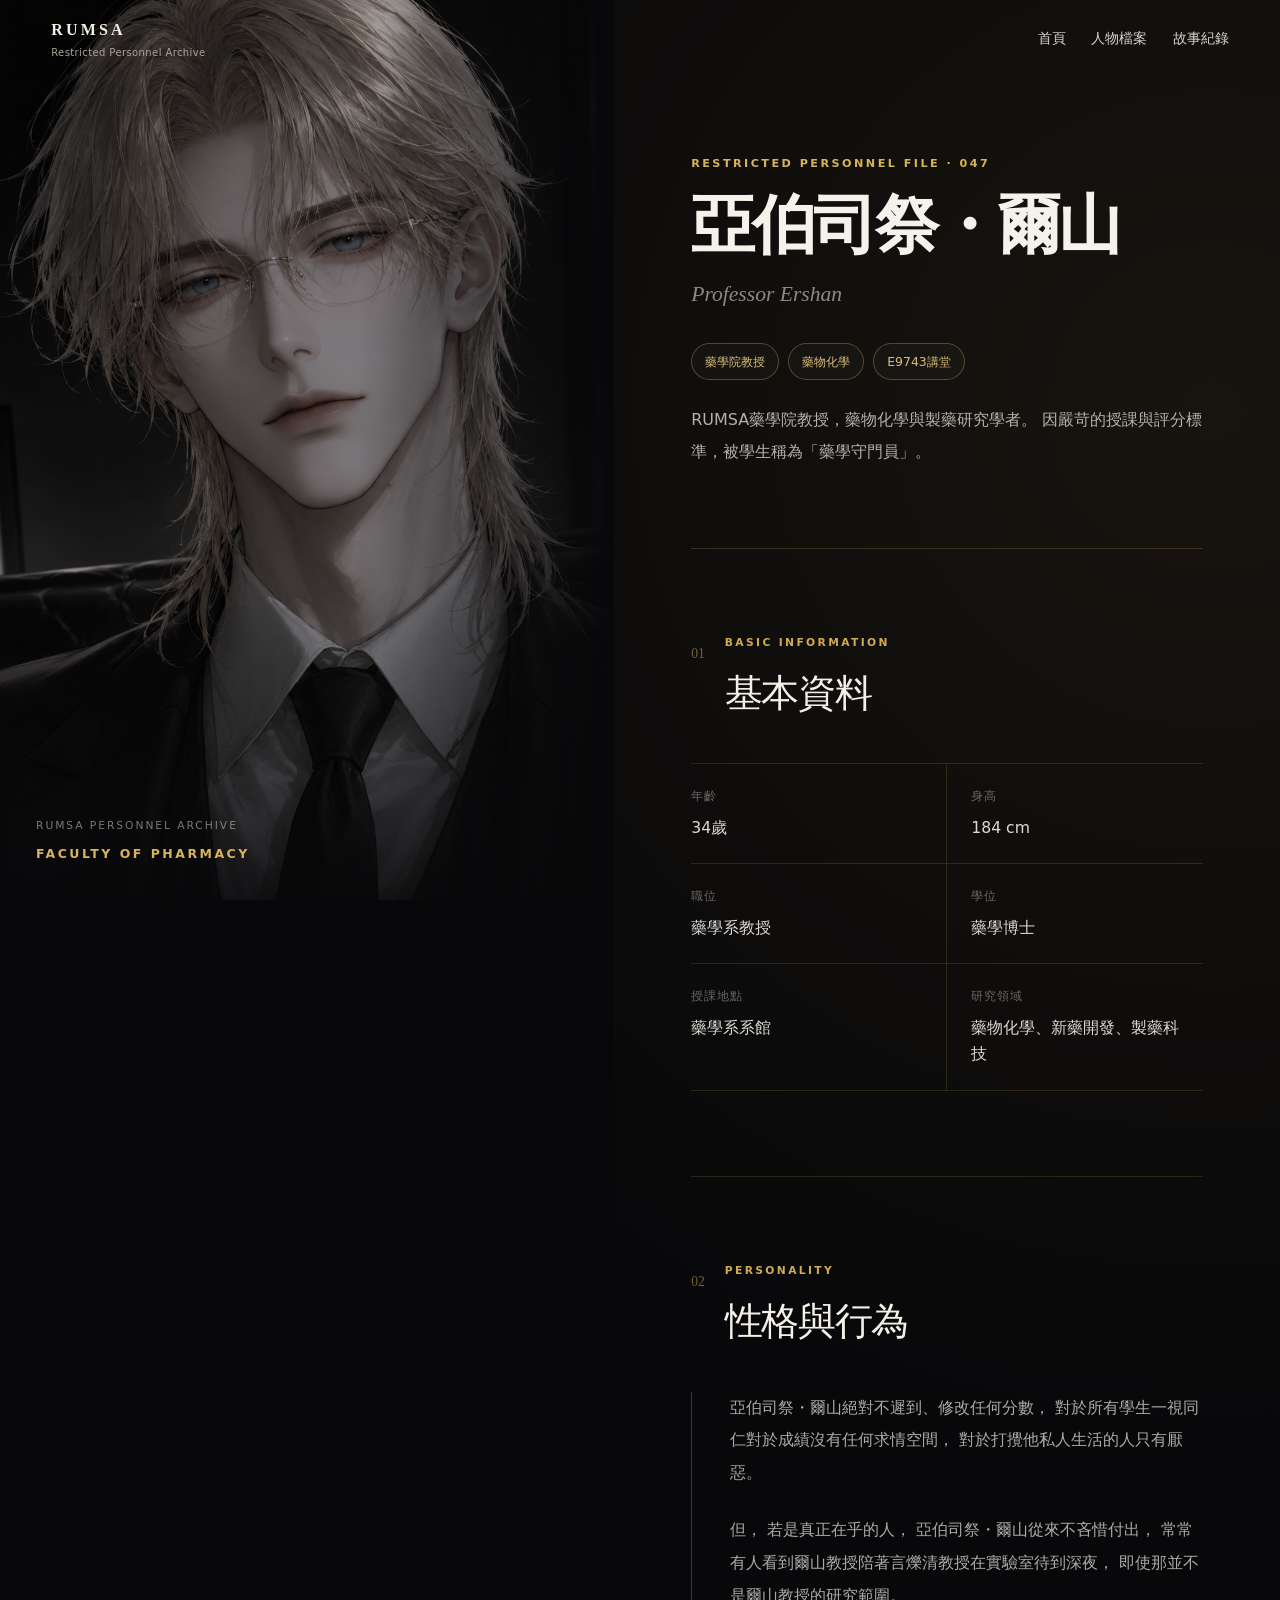
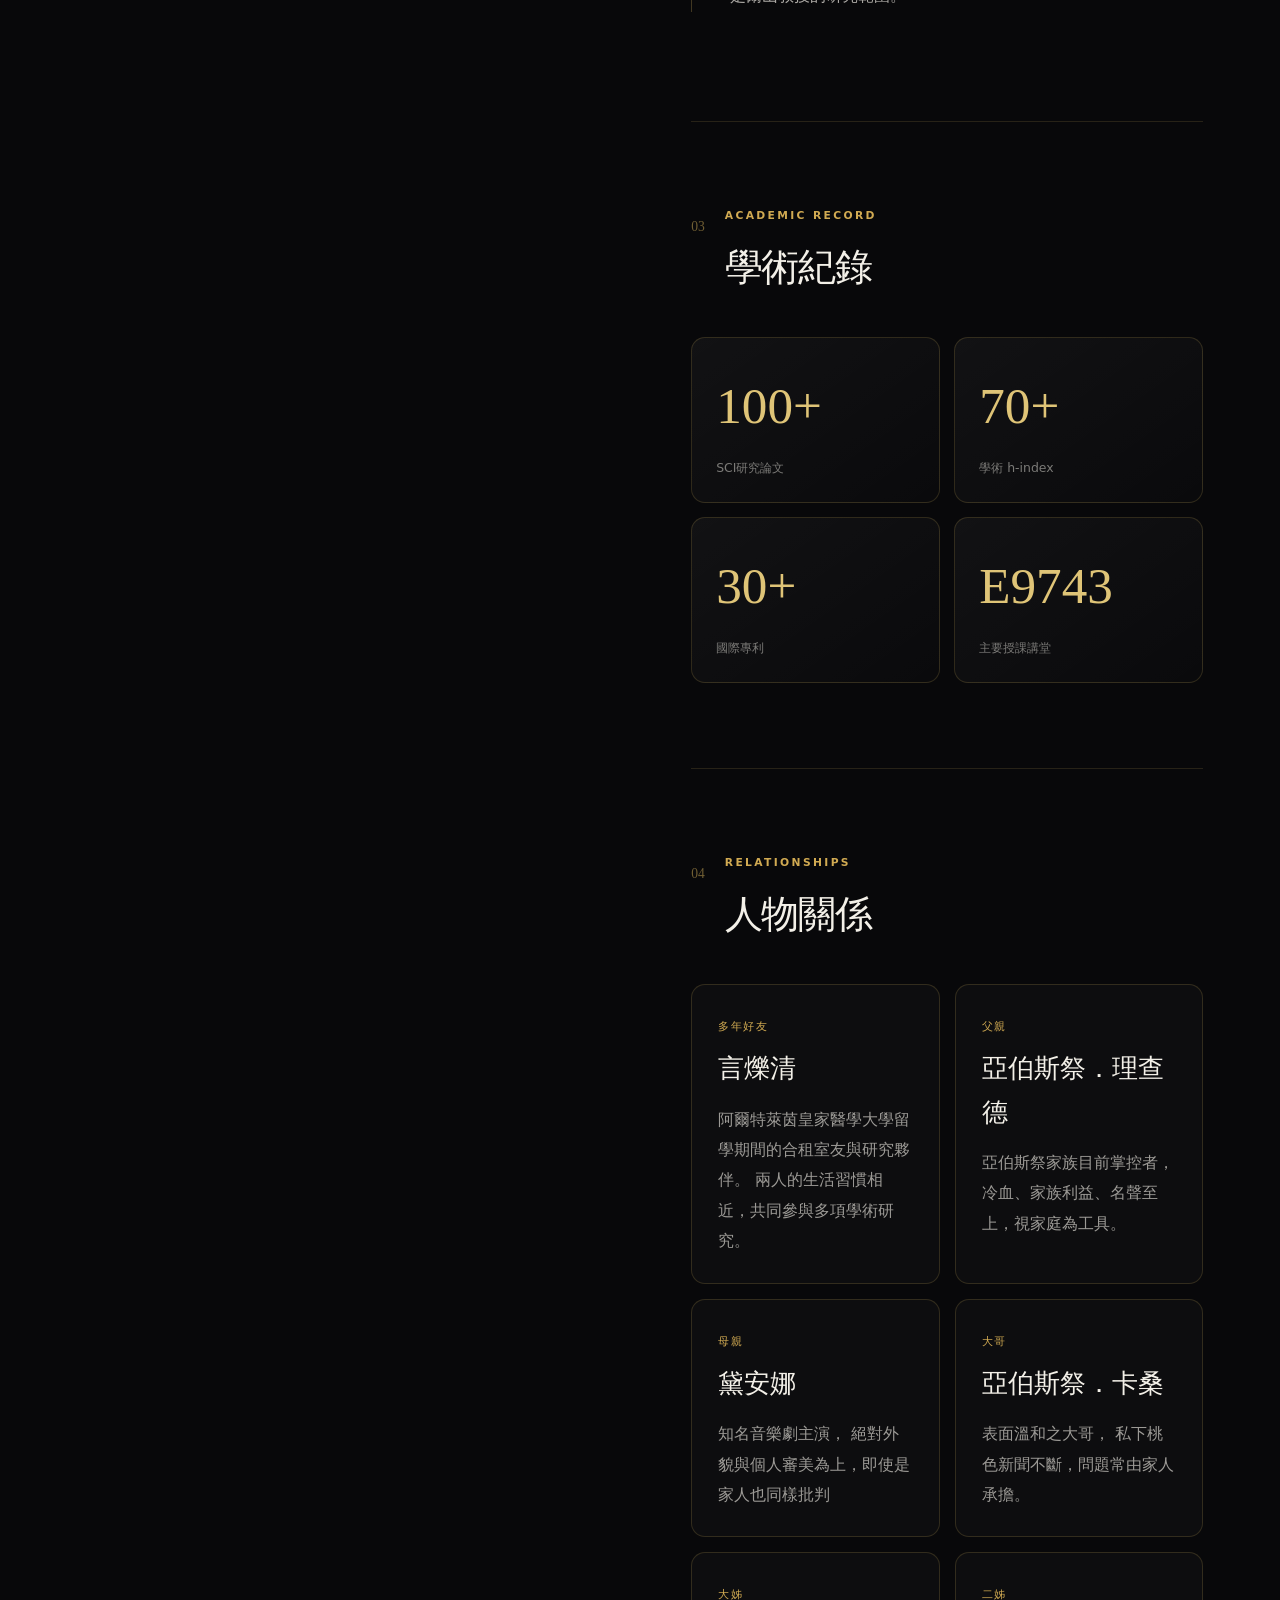
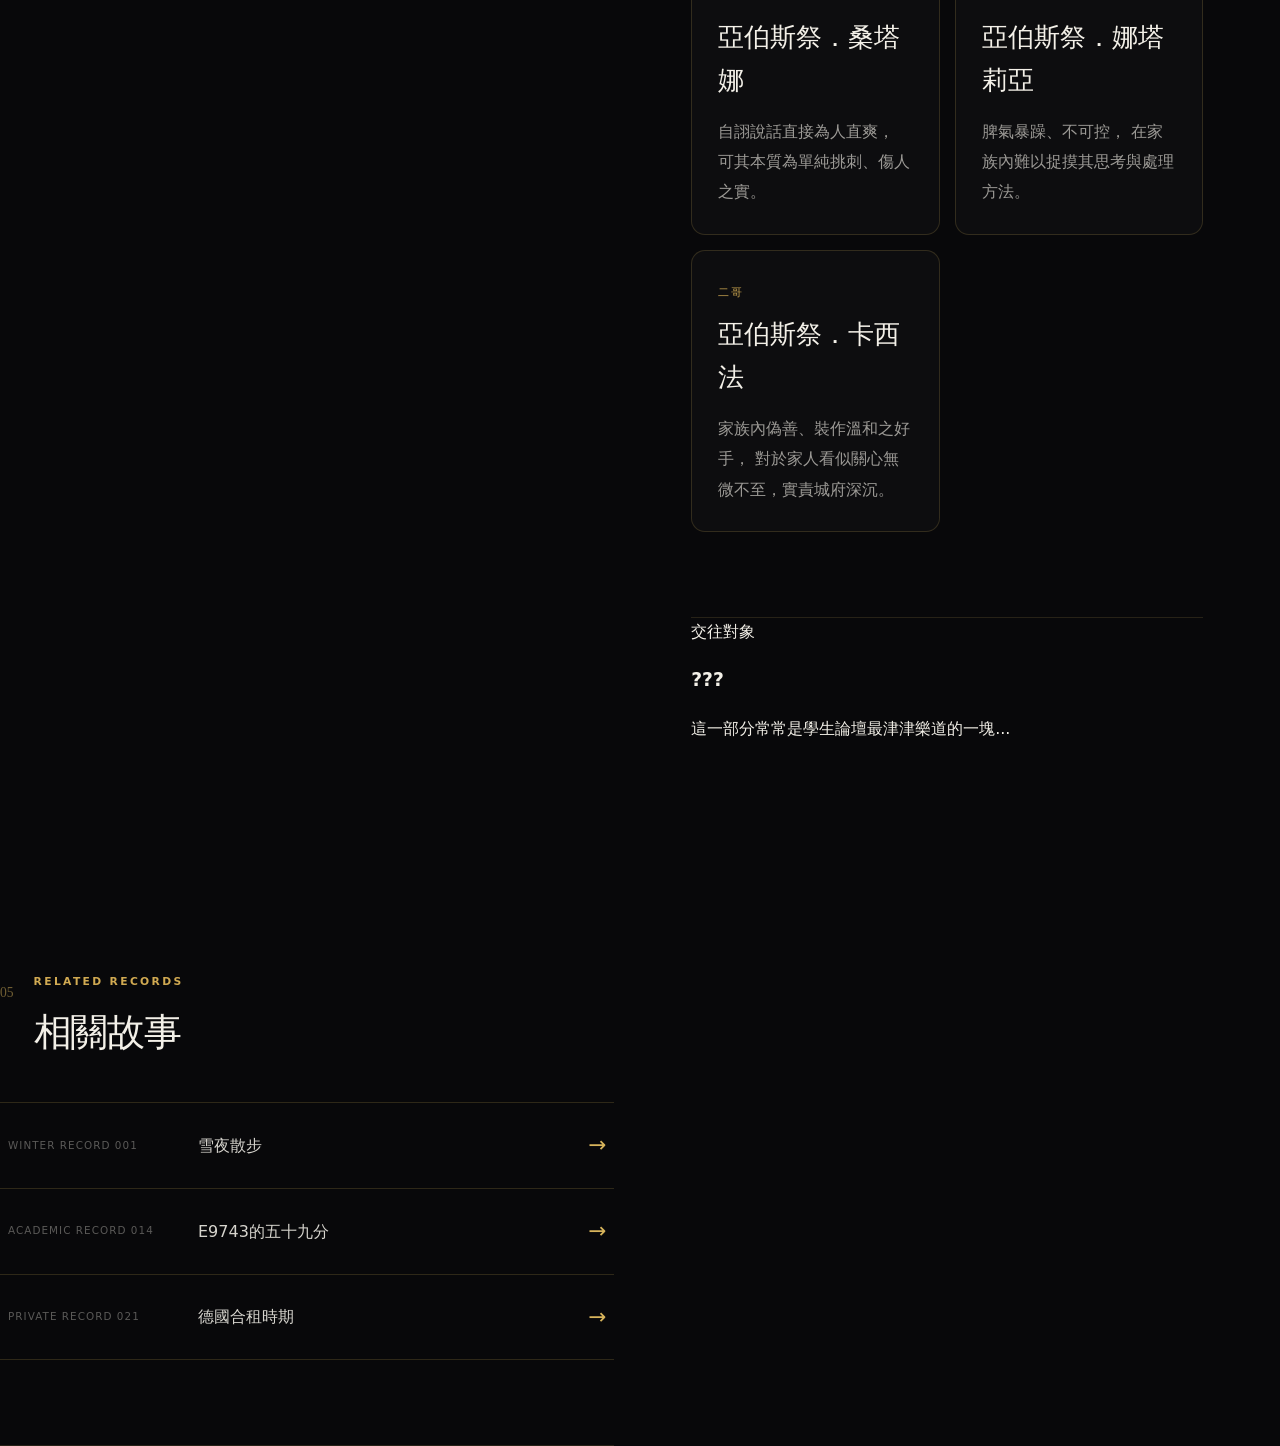
<file: character-ershan.html>
<!DOCTYPE html>
<html lang="zh-Hant">
<head>
  <meta charset="UTF-8">
  <meta name="viewport"
        content="width=device-width, initial-scale=1.0">

  <title>亞伯司祭・爾山｜RUMSA</title>

  <link rel="stylesheet" href="styles.css">
</head>

<body>
  <header class="site-header">
    <a class="brand" href="index.html">
      <span>
        <strong>RUMSA</strong>
        <small>Restricted Personnel Archive</small>
      </span>
    </a>

    <nav class="main-nav">
      <a href="index.html">首頁</a>
      <a href="characters.html">人物檔案</a>
      <a href="stories.html">故事紀錄</a>
    </nav>
  </header>

<main class="ershan-profile">

  <!-- 左側人物圖片 -->
  <aside class="ershan-image-side">

    <img
      src="爾山 G.png"
      alt="亞伯司祭・爾山"
      class="ershan-main-image"
    >

    <div class="ershan-image-shade"></div>

    <div class="ershan-image-label">
      <span>RUMSA PERSONNEL ARCHIVE</span>
      <strong>FACULTY OF PHARMACY</strong>
    </div>

  </aside>

  <!-- 右側全部文字 -->
  <section class="ershan-content-side">

    <header class="ershan-heading">

      <p class="ershan-code">
        RESTRICTED PERSONNEL FILE · 047
      </p>

      <h1>亞伯司祭・爾山</h1>

      <p class="ershan-name-en">
        Professor Ershan
      </p>

      <div class="ershan-tags">
        <span>藥學院教授</span>
        <span>藥物化學</span>
        <span>E9743講堂</span>
      </div>

      <p class="ershan-introduction">
        RUMSA藥學院教授，藥物化學與製藥研究學者。
        因嚴苛的授課與評分標準，被學生稱為「藥學守門員」。
      </p>

    </header>

    <!-- 基本資料 -->
    <section class="ershan-section">

      <div class="ershan-section-title">
        <span>01</span>

        <div>
          <p>BASIC INFORMATION</p>
          <h2>基本資料</h2>
        </div>
      </div>

      <dl class="ershan-information">

        <div>
          <dt>年齡</dt>
          <dd>34歲</dd>
        </div>

        <div>
          <dt>身高</dt>
          <dd>184 cm</dd>
        </div>

        <div>
          <dt>職位</dt>
          <dd>藥學系教授</dd>
        </div>

        <div>
          <dt>學位</dt>
          <dd>藥學博士</dd>
        </div>

        <div>
          <dt>授課地點</dt>
          <dd>藥學系系館</dd>
        </div>

        <div>
          <dt>研究領域</dt>
          <dd>藥物化學、新藥開發、製藥科技</dd>
        </div>

      </dl>

    </section>

    <!-- 性格 -->
    <section class="ershan-section">

      <div class="ershan-section-title">
        <span>02</span>

        <div>
          <p>PERSONALITY</p>
          <h2>性格與行為</h2>
        </div>
      </div>

      <div class="ershan-text">
        <p>
          亞伯司祭・爾山絕對不遲到、修改任何分數，
          對於所有學生一視同仁對於成績沒有任何求情空間，
          對於打攪他私人生活的人只有厭惡。
        </p>

        <p>
          但，
          若是真正在乎的人，
          亞伯司祭・爾山從來不吝惜付出，
          常常有人看到爾山教授陪著言爍清教授在實驗室待到深夜，
          即使那並不是爾山教授的研究範圍。
        </p>
      </div>

    </section>

    <!-- 學術紀錄 -->
    <section class="ershan-section">

      <div class="ershan-section-title">
        <span>03</span>

        <div>
          <p>ACADEMIC RECORD</p>
          <h2>學術紀錄</h2>
        </div>
      </div>

      <div class="ershan-achievements">

        <article>
          <strong>100+</strong>
          <span>SCI研究論文</span>
        </article>

        <article>
          <strong>70+</strong>
          <span>學術 h-index</span>
        </article>

        <article>
          <strong>30+</strong>
          <span>國際專利</span>
        </article>

        <article>
          <strong>E9743</strong>
          <span>主要授課講堂</span>
        </article>

      </div>

    </section>

    <!-- 人物關係 -->
    <section class="ershan-section">

      <div class="ershan-section-title">
        <span>04</span>

        <div>
          <p>RELATIONSHIPS</p>
          <h2>人物關係</h2>
        </div>
      </div>

      <div class="ershan-relationships">

        <article>
          <span>多年好友</span>
          <h3>言爍清</h3>

          <p>
            阿爾特萊茵皇家醫學大學留學期間的合租室友與研究夥伴。
            兩人的生活習慣相近，共同參與多項學術研究。
          </p>
        </article>

        <article>
          <span>父親</span>
          <h3>亞伯斯祭．理查德</h3>

          <p>
              亞伯斯祭家族目前掌控者，
              冷血、家族利益、名聲至上，視家庭為工具。
          </p>
        </article>

                <article>
          <span>母親</span>
          <h3>黛安娜</h3>

          <p>
              知名音樂劇主演，
              絕對外貌與個人審美為上，即使是家人也同樣批判
          </p>
        </article>

               <article>
          <span>大哥</span>
          <h3> 亞伯斯祭．卡桑</h3>

          <p>
              表面溫和之大哥，
              私下桃色新聞不斷，問題常由家人承擔。
          </p>
        </article>

              <article>
          <span>大姊</span>
          <h3> 亞伯斯祭．桑塔娜</h3>

          <p>
              自詡說話直接為人直爽，
              可其本質為單純挑刺、傷人之實。
          </p>
        </article>

                 <article>
          <span>二姊</span>
          <h3> 亞伯斯祭．娜塔莉亞</h3>

          <p>
              脾氣暴躁、不可控，
              在家族內難以捉摸其思考與處理方法。
          </p>
        </article>

                <article>  
          <span>二哥</span>
          <h3> 亞伯斯祭．卡西法</h3>

          <p>
              家族內偽善、裝作溫和之好手，
              對於家人看似關心無微不至，實責城府深沉。
          </p>
        </article>
      </div>

    </section>

            <article>
          <span>交往對象</span>
          <h3>???</h3>

          <p>
            這一部分常常是學生論壇最津津樂道的一塊...
          </p>
        </article>

      </div>

    </section>

    <!-- 故事 -->
    <section class="ershan-section">

      <div class="ershan-section-title">
        <span>05</span>

        <div>
          <p>RELATED RECORDS</p>
          <h2>相關故事</h2>
        </div>
      </div>

      <div class="ershan-story-list">

        <a href="story-snow-night.html">
          <small>WINTER RECORD 001</small>
          <strong>雪夜散步</strong>
          <span>→</span>
        </a>

        <a href="story-e9743.html">
          <small>ACADEMIC RECORD 014</small>
          <strong>E9743的五十九分</strong>
          <span>→</span>
        </a>

        <a href="story-germany.html">
          <small>PRIVATE RECORD 021</small>
          <strong>德國合租時期</strong>
          <span>→</span>
        </a>

      </div>

    </section>

  </section>

</main>
  <script src="script.js"></script>
</body>
</html>
</file>
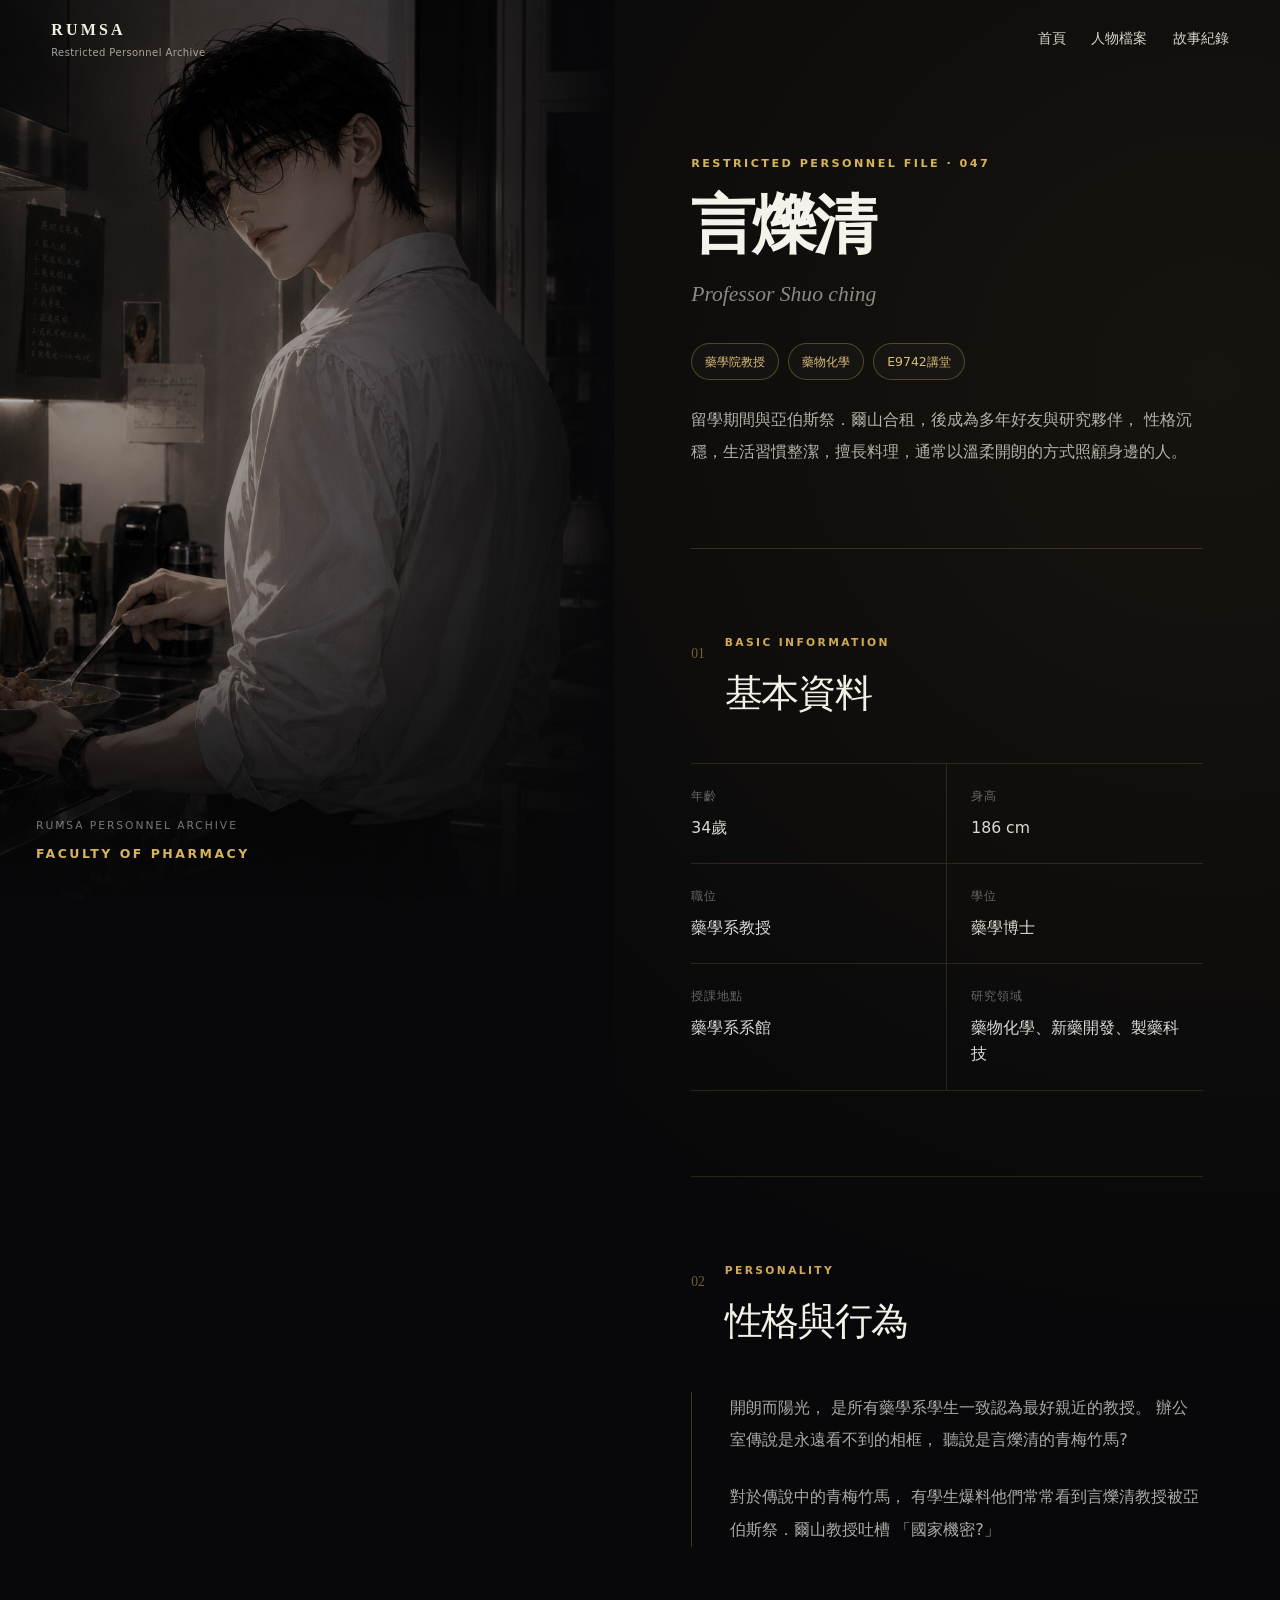
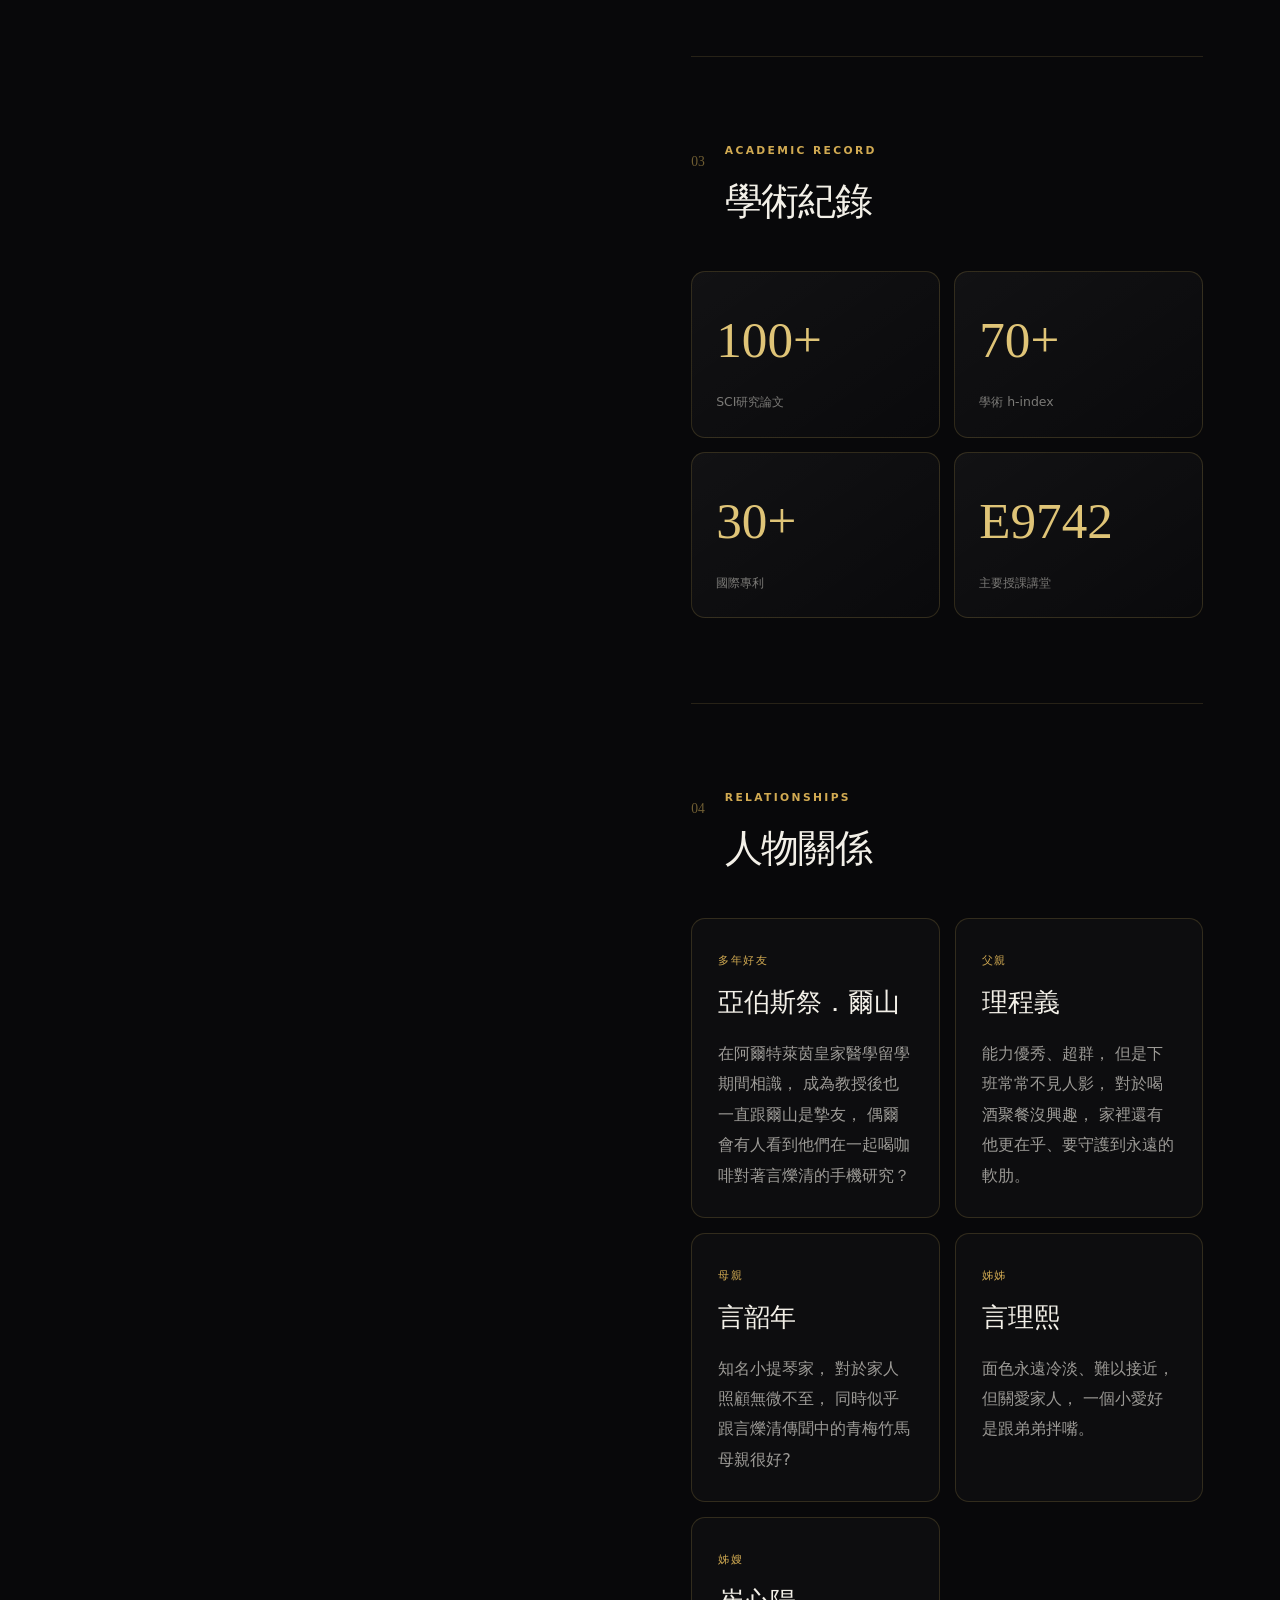
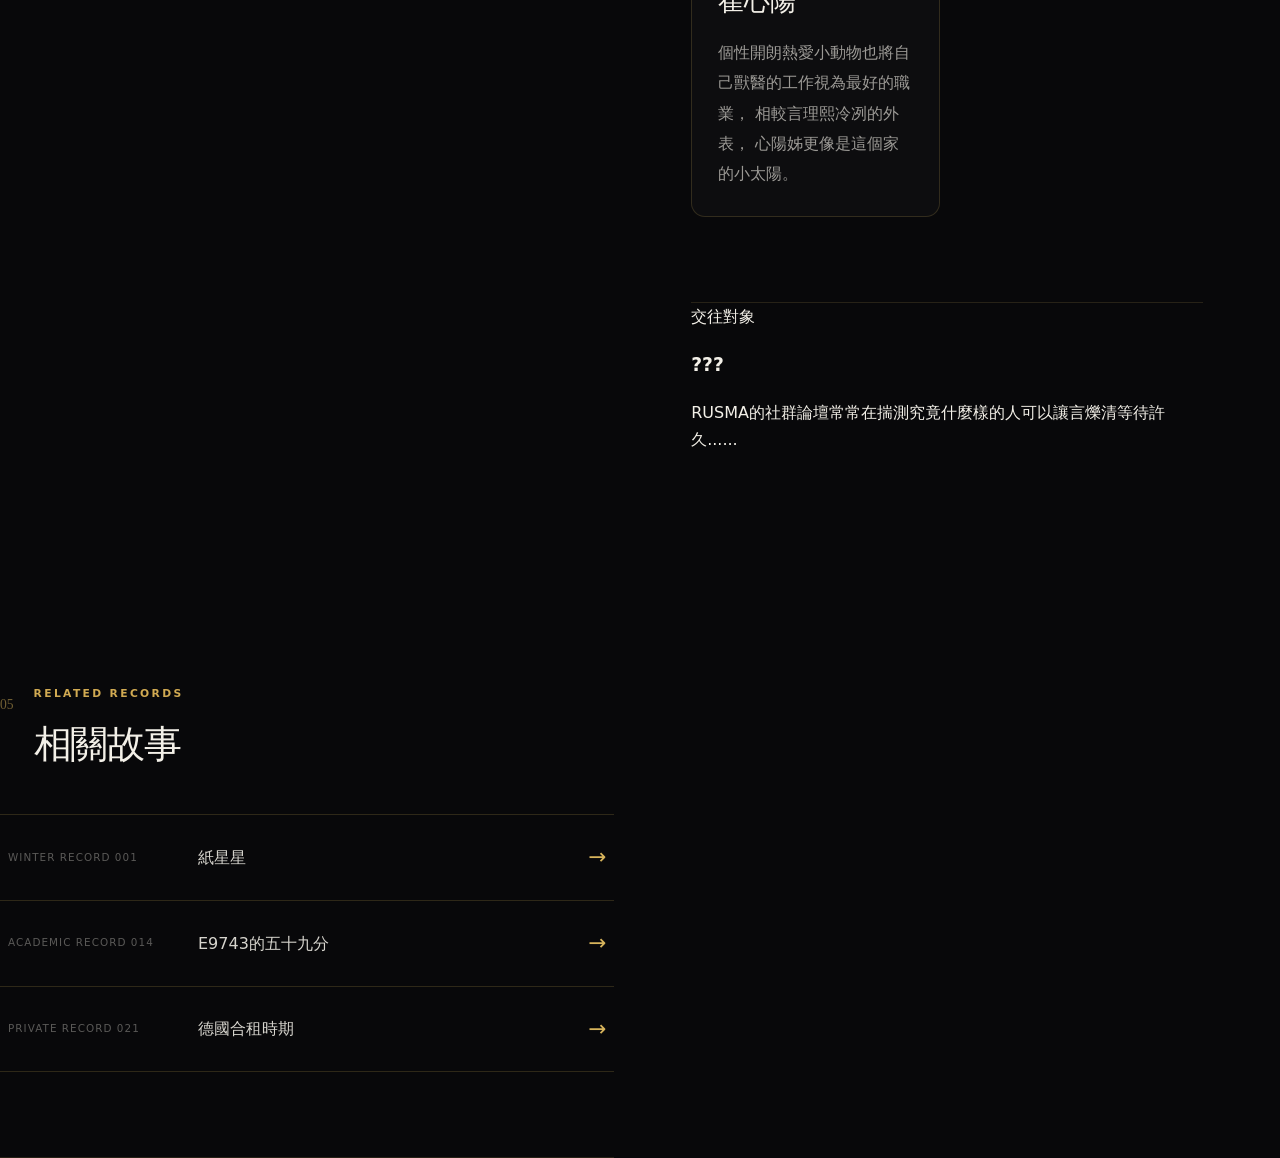
<file: character-shuoching.html>
<!DOCTYPE html>
<html lang="zh-Hant">
<head>
  <meta charset="UTF-8">
  <meta name="viewport"
        content="width=device-width, initial-scale=1.0">

  <title>言爍清｜RUMSA</title>

  <link rel="stylesheet" href="styles.css">
</head>

<body>
  <header class="site-header">
    <a class="brand" href="index.html">
      <span>
        <strong>RUMSA</strong>
        <small>Restricted Personnel Archive</small>
      </span>
    </a>

    <nav class="main-nav">
      <a href="index.html">首頁</a>
      <a href="characters.html">人物檔案</a>
      <a href="stories.html">故事紀錄</a>
    </nav>
  </header>

<main class="ershan-profile">

  <!-- 左側人物圖片 -->
  <aside class="ershan-image-side">

    <img
      src="言爍清 做飯.png"
      alt="言爍清"
      class="ershan-main-image"
    >

    <div class="ershan-image-shade"></div>

    <div class="ershan-image-label">
      <span>RUMSA PERSONNEL ARCHIVE</span>
      <strong>FACULTY OF PHARMACY</strong>
    </div>

  </aside>

  <!-- 右側全部文字 -->
  <section class="ershan-content-side">

    <header class="ershan-heading">

      <p class="ershan-code">
        RESTRICTED PERSONNEL FILE · 047
      </p>

      <h1>言爍清</h1>

      <p class="ershan-name-en">
        Professor Shuo ching
      </p>

      <div class="ershan-tags">
        <span>藥學院教授</span>
        <span>藥物化學</span>
        <span>E9742講堂</span>
      </div>

      <p class="ershan-introduction">
      留學期間與亞伯斯祭．爾山合租，後成為多年好友與研究夥伴，
      性格沉穩，生活習慣整潔，擅長料理，通常以溫柔開朗的方式照顧身邊的人。
      </p>

    </header>

    <!-- 基本資料 -->
    <section class="ershan-section">

      <div class="ershan-section-title">
        <span>01</span>

        <div>
          <p>BASIC INFORMATION</p>
          <h2>基本資料</h2>
        </div>
      </div>

      <dl class="ershan-information">

        <div>
          <dt>年齡</dt>
          <dd>34歲</dd>
        </div>

        <div>
          <dt>身高</dt>
          <dd>186 cm</dd>
        </div>

        <div>
          <dt>職位</dt>
          <dd>藥學系教授</dd>
        </div>

        <div>
          <dt>學位</dt>
          <dd>藥學博士</dd>
        </div>

        <div>
          <dt>授課地點</dt>
          <dd>藥學系系館</dd>
        </div>

        <div>
          <dt>研究領域</dt>
          <dd>藥物化學、新藥開發、製藥科技</dd>
        </div>

      </dl>

    </section>

    <!-- 性格 -->
    <section class="ershan-section">

      <div class="ershan-section-title">
        <span>02</span>

        <div>
          <p>PERSONALITY</p>
          <h2>性格與行為</h2>
        </div>
      </div>

      <div class="ershan-text">
        <p>
          開朗而陽光，
          是所有藥學系學生一致認為最好親近的教授。
          辦公室傳說是永遠看不到的相框，
          聽說是言爍清的青梅竹馬?
        </p>

        <p>
          對於傳說中的青梅竹馬，
          有學生爆料他們常常看到言爍清教授被亞伯斯祭．爾山教授吐槽
          「國家機密?」
        </p>
      </div>

    </section>

    <!-- 學術紀錄 -->
    <section class="ershan-section">

      <div class="ershan-section-title">
        <span>03</span>

        <div>
          <p>ACADEMIC RECORD</p>
          <h2>學術紀錄</h2>
        </div>
      </div>

      <div class="ershan-achievements">

        <article>
          <strong>100+</strong>
          <span>SCI研究論文</span>
        </article>

        <article>
          <strong>70+</strong>
          <span>學術 h-index</span>
        </article>

        <article>
          <strong>30+</strong>
          <span>國際專利</span>
        </article>

        <article>
          <strong>E9742</strong>
          <span>主要授課講堂</span>
        </article>

      </div>

    </section>

    <!-- 人物關係 -->
    <section class="ershan-section">

      <div class="ershan-section-title">
        <span>04</span>

        <div>
          <p>RELATIONSHIPS</p>
          <h2>人物關係</h2>
        </div>
      </div>

      <div class="ershan-relationships">

        <article>
          <span>多年好友</span>
          <h3>亞伯斯祭．爾山</h3>

          <p>
            在阿爾特萊茵皇家醫學留學期間相識，
            成為教授後也一直跟爾山是摯友，
            偶爾會有人看到他們在一起喝咖啡對著言爍清的手機研究？
          </p>
        </article>

        <article>
          <span>父親</span>
          <h3>理程義</h3>

          <p>
            能力優秀、超群，
            但是下班常常不見人影，
            對於喝酒聚餐沒興趣，
            家裡還有他更在乎、要守護到永遠的軟肋。
          </p>
        </article>

                <article>
          <span>母親</span>
          <h3>言韶年</h3>

          <p>
              知名小提琴家，
              對於家人照顧無微不至，
              同時似乎跟言爍清傳聞中的青梅竹馬母親很好?
          </p>
        </article>

               <article>
          <span>姊姊</span>
          <h3> 言理熙</h3>

          <p>
              面色永遠冷淡、難以接近，
              但關愛家人，
              一個小愛好是跟弟弟拌嘴。
          </p>
        </article>

              <article>
          <span>姊嫂</span>
          <h3> 崔心陽</h3>

          <p>
              個性開朗熱愛小動物也將自己獸醫的工作視為最好的職業，
              相較言理熙冷冽的外表，
              心陽姊更像是這個家的小太陽。
          </p>
        </article>
      </div>

    </section>

            <article>
          <span>交往對象</span>
          <h3>???</h3>

          <p>
            RUSMA的社群論壇常常在揣測究竟什麼樣的人可以讓言爍清等待許久......
          </p>
        </article>

      </div>

    </section>

    <!-- 故事 -->
    <section class="ershan-section">

      <div class="ershan-section-title">
        <span>05</span>

        <div>
          <p>RELATED RECORDS</p>
          <h2>相關故事</h2>
        </div>
      </div>

      <div class="ershan-story-list">

        <a href="story-snow-night.html">
          <small>WINTER RECORD 001</small>
          <strong>紙星星</strong>
          <span>→</span>
        </a>

        <a href="story-e9743.html">
          <small>ACADEMIC RECORD 014</small>
          <strong>E9743的五十九分</strong>
          <span>→</span>
        </a>

        <a href="story-germany.html">
          <small>PRIVATE RECORD 021</small>
          <strong>德國合租時期</strong>
          <span>→</span>
        </a>

      </div>

    </section>

  </section>

</main>
  <script src="script.js"></script>
</body>
</html>
</file>
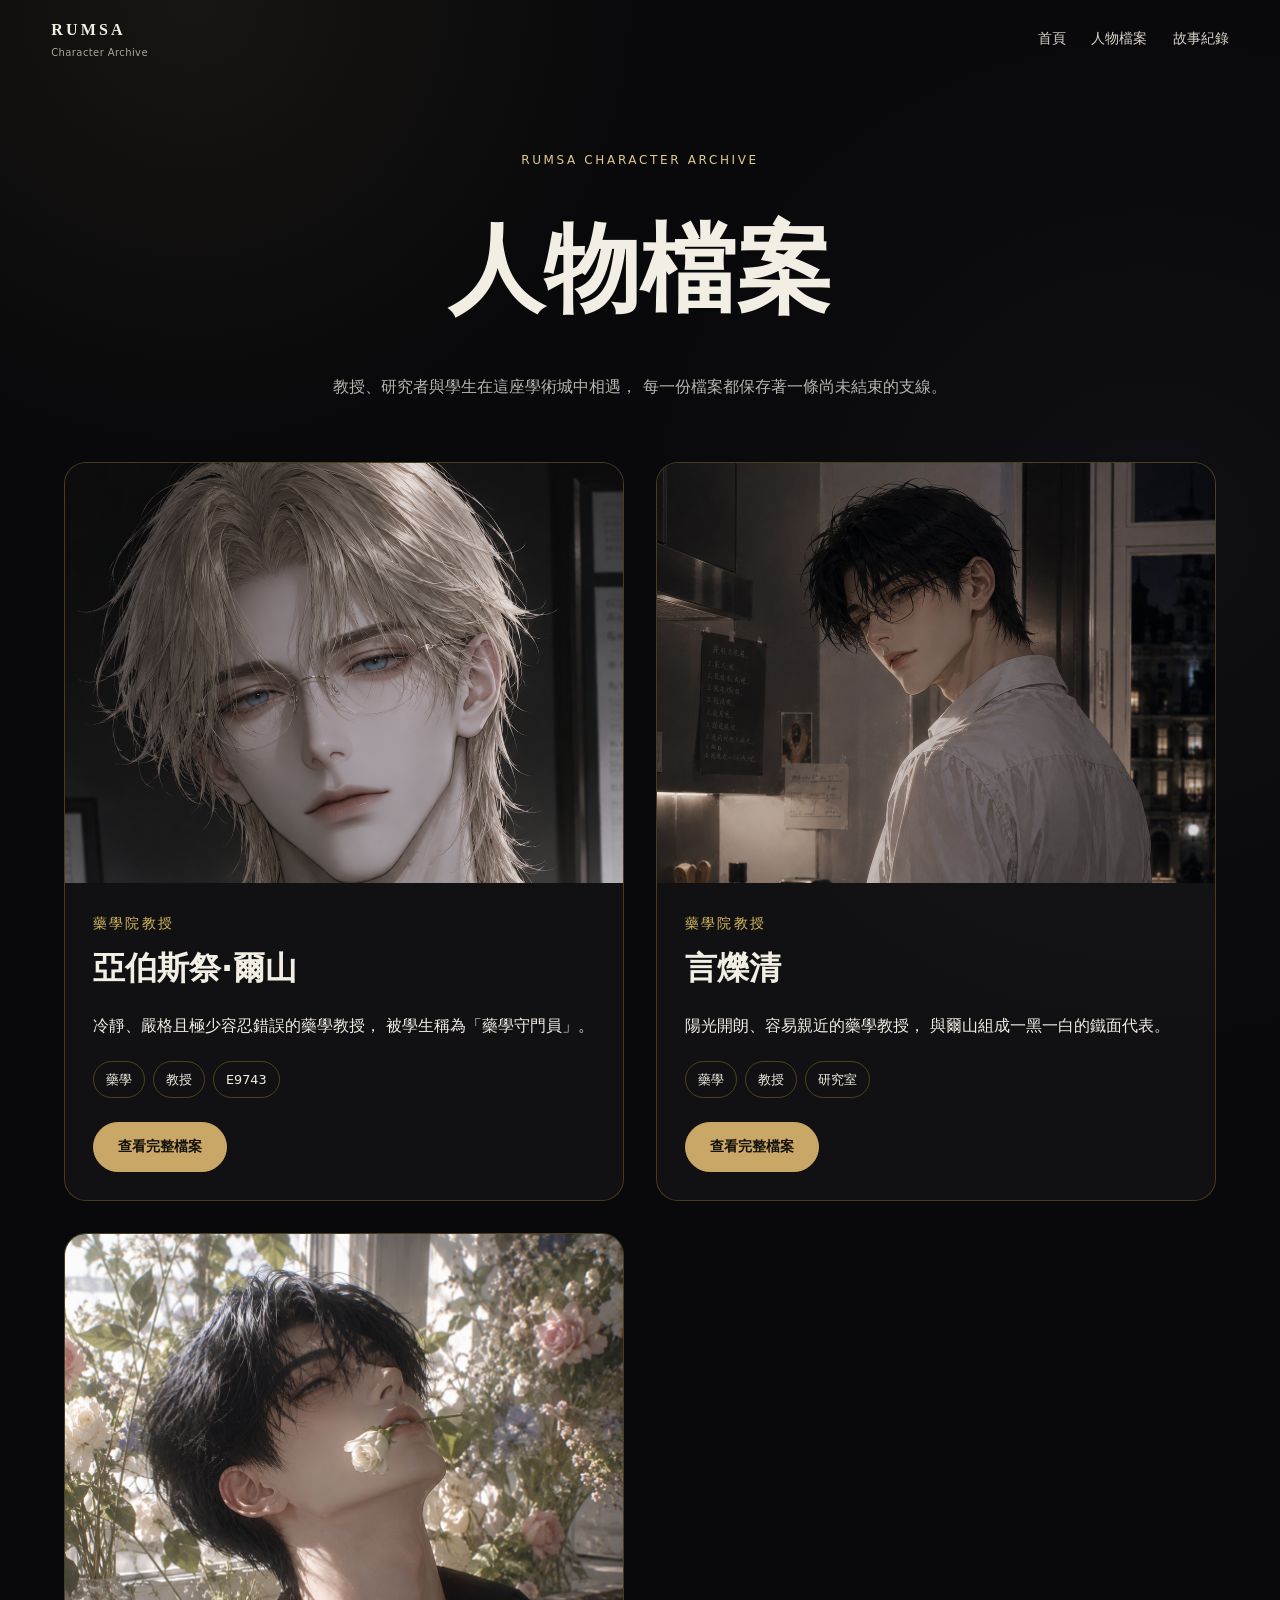
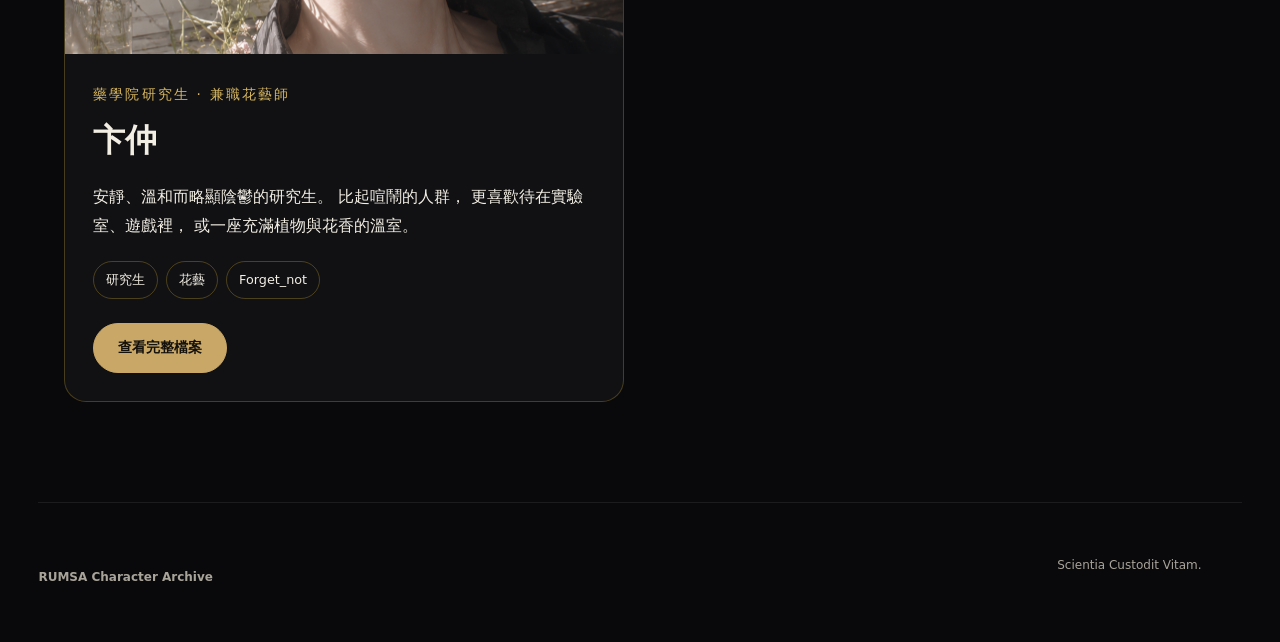
<file: characters.html>
<!DOCTYPE html>
<html lang="zh-Hant">

<head>
  <meta charset="UTF-8">
  <meta name="viewport" content="width=device-width, initial-scale=1.0">
  <title>人物檔案｜RUMSA</title>
  <link rel="stylesheet" href="styles.css">
</head>

<body>

  <!-- 網站導覽列 -->
  <header class="site-header">
    <a class="brand" href="index.html">
      <span>
        <strong>RUMSA</strong>
        <small>Character Archive</small>
      </span>
    </a>

    <nav class="main-nav">
      <a href="index.html">首頁</a>
      <a href="characters.html">人物檔案</a>
      <a href="stories.html">故事紀錄</a>
    </nav>
  </header>

  <main>

    <!-- 人物檔案標題 -->
    <section class="character-hero section-shell">

      <p class="eyebrow">
        RUMSA CHARACTER ARCHIVE
      </p>

      <h1>人物檔案</h1>

      <p>
        教授、研究者與學生在這座學術城中相遇，
        每一份檔案都保存著一條尚未結束的支線。
      </p>

    </section>


    <!-- 人物卡片區域 -->
    <section class="section-shell">

      <div class="character-grid">

        <!-- =====================
             第一張：爾山
        ====================== -->

        <article class="character-card">

          <img src="爾山 G.png" alt="亞伯斯祭·爾山">

          <div class="character-card-content">

            <p class="character-role">
              藥學院教授
            </p>

            <h2>亞伯斯祭·爾山</h2>

            <p>
              冷靜、嚴格且極少容忍錯誤的藥學教授，
              被學生稱為「藥學守門員」。
            </p>

            <div class="character-tags">
              <span>藥學</span>
              <span>教授</span>
              <span>E9743</span>
            </div>

            <a
              class="button button-primary"
              href="characters/character-ershan.html"
            >
              查看完整檔案
            </a>

          </div>

        </article>


        <!-- =====================
             第二張：言爍清
        ====================== -->

        <article class="character-card">

          <img src="言爍清 做飯.png" alt="言爍清">

          <div class="character-card-content">

            <p class="character-role">
              藥學院教授
            </p>

            <h2>言爍清</h2>

            <p>
              陽光開朗、容易親近的藥學教授，
              與爾山組成一黑一白的鐵面代表。
            </p>

            <div class="character-tags">
              <span>藥學</span>
              <span>教授</span>
              <span>研究室</span>
            </div>

            <a
              class="button button-primary"
              href="characters/character-shuoching.html"
            >
              查看完整檔案
            </a>

          </div>

        </article>


        <!-- =====================
             第三張：卞仲
        ====================== -->

        <article class="character-card">

          <img src="卞仲 溫室.png" alt="卞仲">

          <div class="character-card-content">

            <p class="character-role">
              藥學院研究生 · 兼職花藝師
            </p>

            <h2>卞仲</h2>

            <p>
              安靜、溫和而略顯陰鬱的研究生。
              比起喧鬧的人群，
              更喜歡待在實驗室、遊戲裡，
              或一座充滿植物與花香的溫室。
            </p>

            <div class="character-tags">
              <span>研究生</span>
              <span>花藝</span>
              <span>Forget_not</span>
            </div>

            <a
              class="button button-primary"
              href="characters/character-bianzhong.html"
            >
              查看完整檔案
            </a>

          </div>

        </article>

      </div>

    </section>

  </main>


  <!-- 頁尾 -->
  <footer class="site-footer">

    <strong>RUMSA Character Archive</strong>

    <p>Scientia Custodit Vitam.</p>

  </footer>

  <script src="script.js"></script>

<!-- RUMSA analytics: start -->
<script id="rumsa-web-analytics" type="module" src="https://static.cloudflareinsights.com/beacon.min.js" data-cf-beacon='{"token":"fafe388e4a584b99971f1c4bdc647bdf","spa":false}'></script>
<!-- RUMSA analytics: end -->
</body>
</html>
</file>
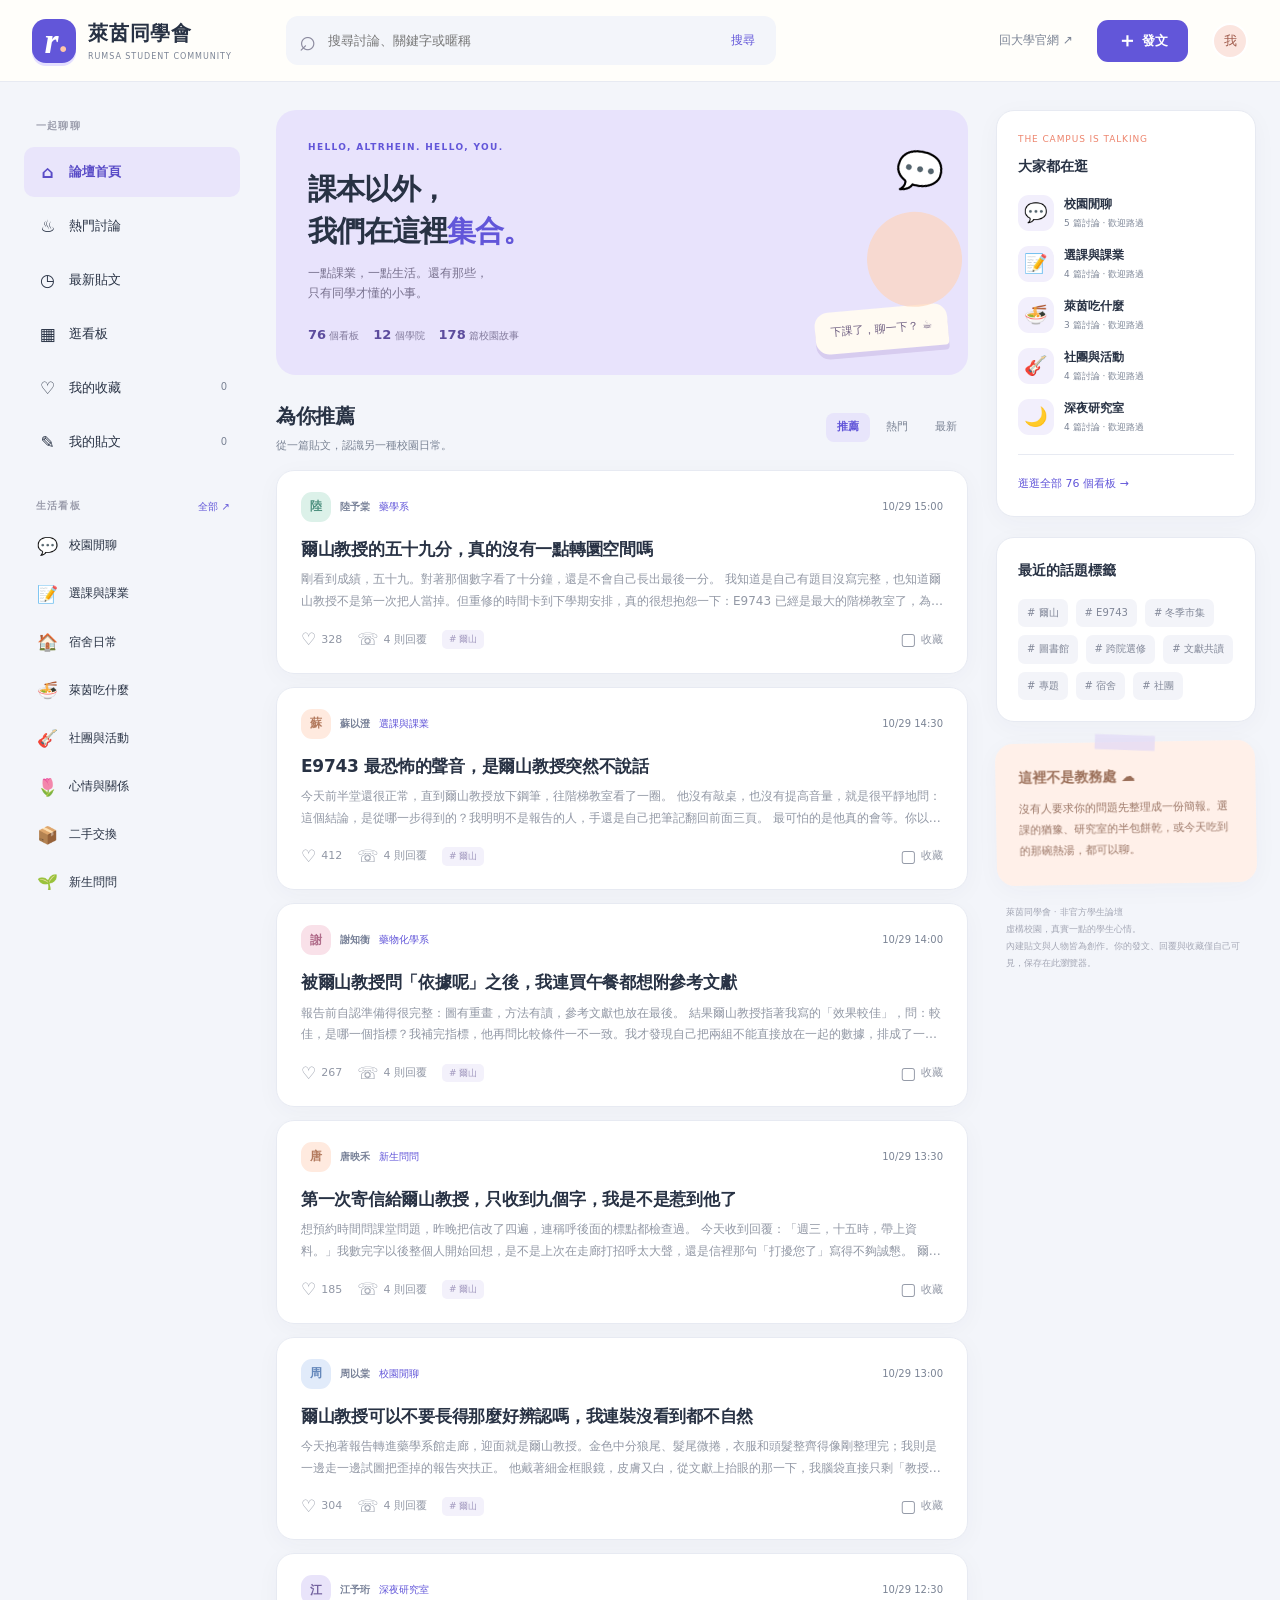
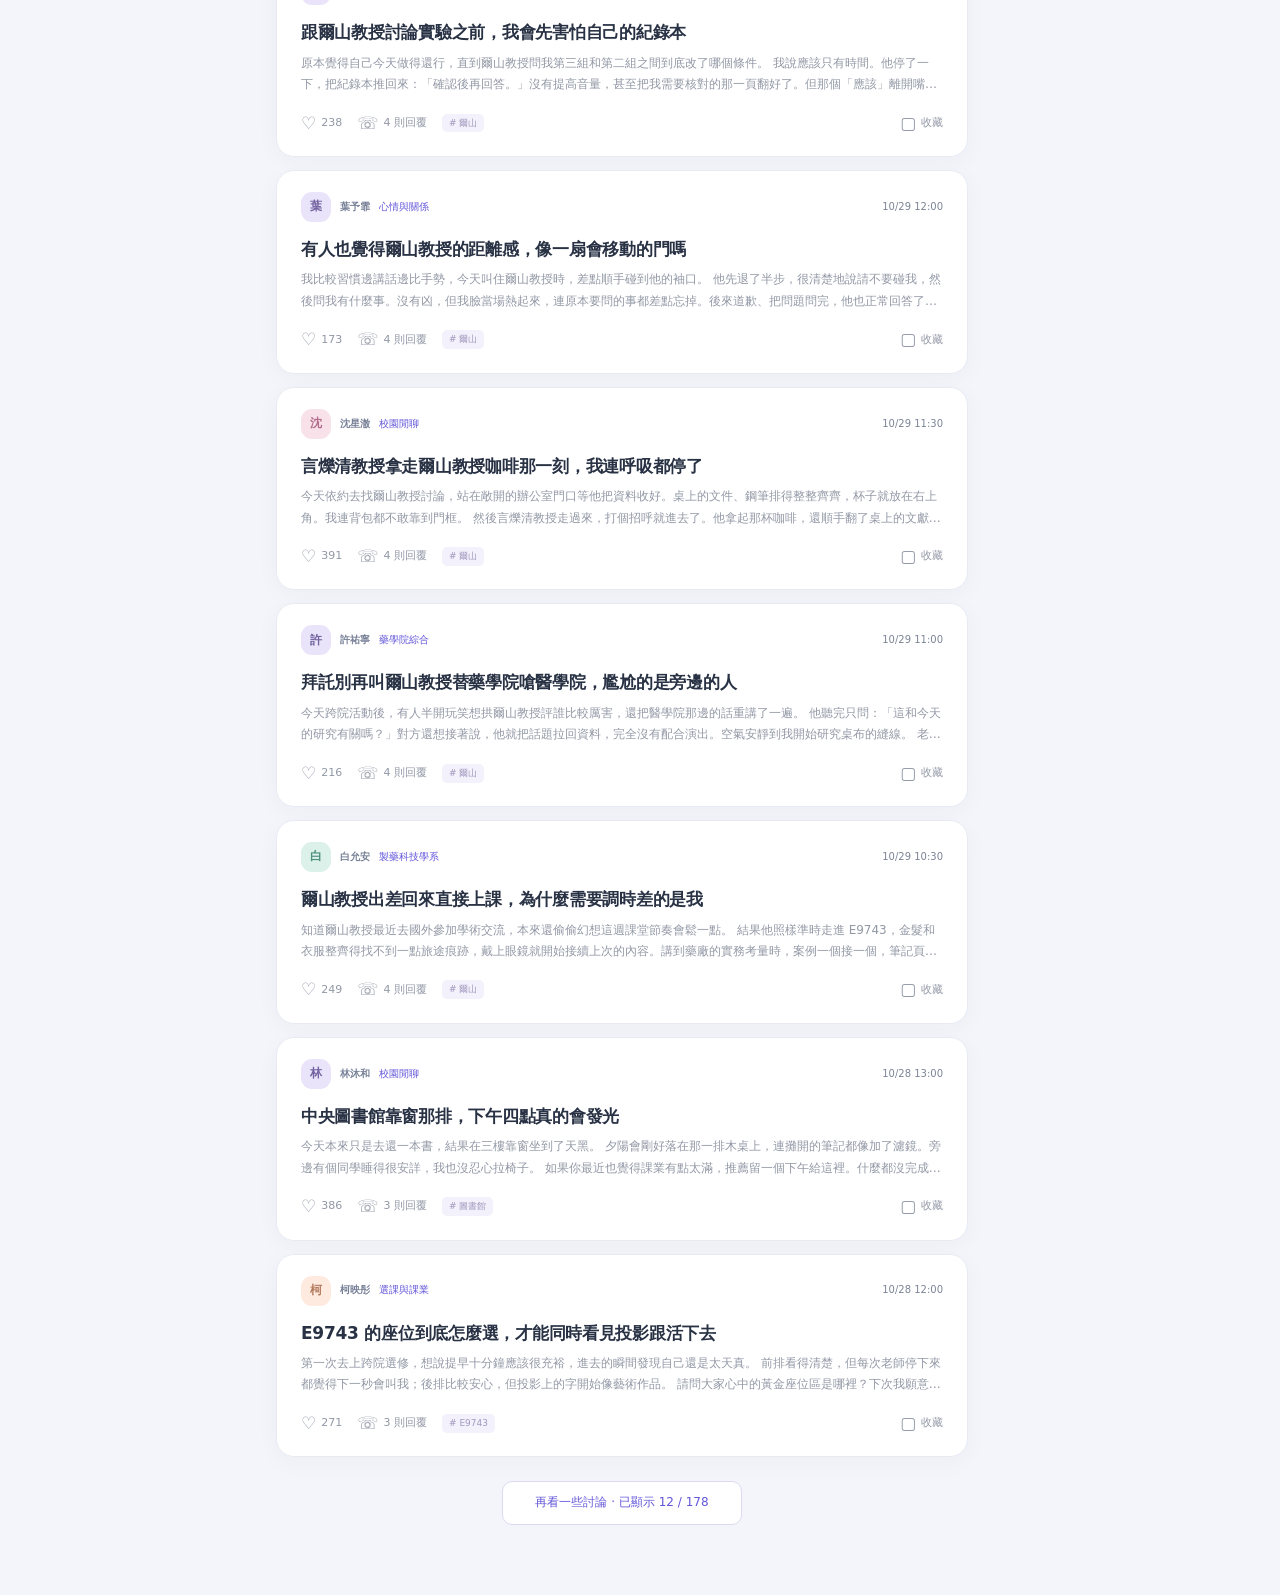
<file: forum.html>
<!doctype html>
<html lang="zh-Hant">
<head>
  <meta charset="utf-8">
  <meta name="viewport" content="width=device-width,initial-scale=1">
  <meta name="theme-color" content="#5b54d6">
  <meta name="description" content="萊茵同學會：RUMSA 非官方學生論壇。從選課、宿舍到十二學院系所，課本以外的校園生活都在這裡。">
  <title>萊茵同學會｜RUMSA 學生論壇</title>
  <link rel="stylesheet" href="forum.css?v=20261028-1">
  <script src="forum.js?v=20261028-1" defer></script>
</head>
<body>
  <a class="skip-link" href="#main">跳到討論內容</a>
  <header class="forum-header">
    <button class="icon-button menu-toggle" id="menuToggle" type="button" aria-label="開啟看板選單" aria-expanded="false" aria-controls="sidebar">☰</button>
    <a class="forum-brand" href="#view=home" aria-label="萊茵同學會首頁"><span class="brand-symbol">r<span>.</span></span><span><strong>萊茵同學會</strong><small>RUMSA STUDENT COMMUNITY</small></span></a>
    <form class="header-search" id="searchForm" role="search"><label class="sr-only" for="postSearch">搜尋討論、關鍵字或暱稱</label><span aria-hidden="true">⌕</span><input id="postSearch" type="search" maxlength="100" placeholder="搜尋討論、關鍵字或暱稱" autocomplete="off"><button type="submit" aria-label="搜尋">搜尋</button></form>
    <a class="official-link" href="index.html">回大學官網 ↗</a>
    <button class="write-button" type="button" data-action="compose"><span aria-hidden="true">＋</span> 發文</button>
    <a class="my-avatar" href="#view=mine" aria-label="我的貼文">我</a>
  </header>
  <button class="sidebar-shade" id="sidebarShade" type="button" aria-label="關閉看板選單" hidden></button>
  <div class="forum-layout">
    <aside class="sidebar" id="sidebar" aria-label="論壇導覽">
      <div class="sidebar-scroll">
        <p class="nav-caption">一起聊聊</p>
        <nav class="primary-nav" id="primaryNav" aria-label="討論分類"></nav>
        <div class="sidebar-heading"><p class="nav-caption">生活看板</p><a href="#view=boards" aria-label="瀏覽全部看板">全部 ↗</a></div>
        <nav class="board-nav" id="communityNav" aria-label="生活看板"></nav>
        <div class="sidebar-heading"><p class="nav-caption">學院與系所</p><span id="departmentCount"></span></div>
        <label class="board-search"><span class="sr-only">尋找學院、科系或看板</span><input id="sidebarSearch" type="search" placeholder="找找你的學院或科系" autocomplete="off"></label>
        <nav id="facultyNav" class="faculty-nav" aria-label="學院與系所看板"></nav>
        <p class="sidebar-empty" id="sidebarEmpty" hidden>沒有符合的系所，換個關鍵字試試。</p>
        <footer class="sidebar-footer"><strong>課本以外，也有同學。</strong><p>非官方世界觀論壇<br>內建討論與人物皆為虛構創作。</p><a href="index.html">返回 RUMSA 校園 ↗</a></footer>
      </div>
    </aside>
    <main id="main" tabindex="-1"><div id="mainContent"></div><noscript><section class="empty-panel"><h1>歡迎來到萊茵同學會</h1><p>請開啟瀏覽器的 JavaScript，以瀏覽看板與討論串。</p><a href="index.html">回大學官網</a></section></noscript></main>
    <aside class="right-rail" aria-label="校園話題"><div id="rightRail"></div></aside>
  </div>
  <dialog id="composeDialog" class="compose-dialog" aria-labelledby="composeTitle">
    <form id="composeForm">
      <div class="dialog-heading"><div><p class="mini-label">YOUR CAMPUS, YOUR VOICE</p><h2 id="composeTitle">想聊點什麼？</h2></div><button class="icon-button" id="closeCompose" type="button" aria-label="關閉發文視窗">×</button></div>
      <p class="local-note">這是虛構校園的個人論壇體驗。你的貼文與回覆僅自己可見，會保存在這個瀏覽器。</p>
      <div class="form-columns"><label>發文看板<select id="composeBoard" name="board" required></select></label><label>你的暱稱<input id="composeNickname" name="nickname" maxlength="18" placeholder="例如：晚八的拿鐵" required></label></div>
      <label>貼文標題<input id="composePostTitle" name="title" maxlength="80" placeholder="用一句話說說你想聊的事" required></label>
      <label>內容<textarea id="composeBody" name="body" rows="7" maxlength="6000" placeholder="分享你的校園日常，或把想問的問題寫下來……" required></textarea></label>
      <p class="form-error" id="composeError" role="alert"></p>
      <div class="dialog-footer"><span>友善討論，尊重每一位同學。</span><button class="write-button" type="submit">發布貼文 ↗</button></div>
    </form>
  </dialog>
  <div class="toast" id="toast" role="status" aria-live="polite" hidden></div>
<!-- RUMSA analytics: start -->
<script id="rumsa-web-analytics" type="module" src="https://static.cloudflareinsights.com/beacon.min.js" data-cf-beacon='{"token":"fafe388e4a584b99971f1c4bdc647bdf","spa":false}'></script>
<!-- RUMSA analytics: end -->
</body>
</html>
</file>
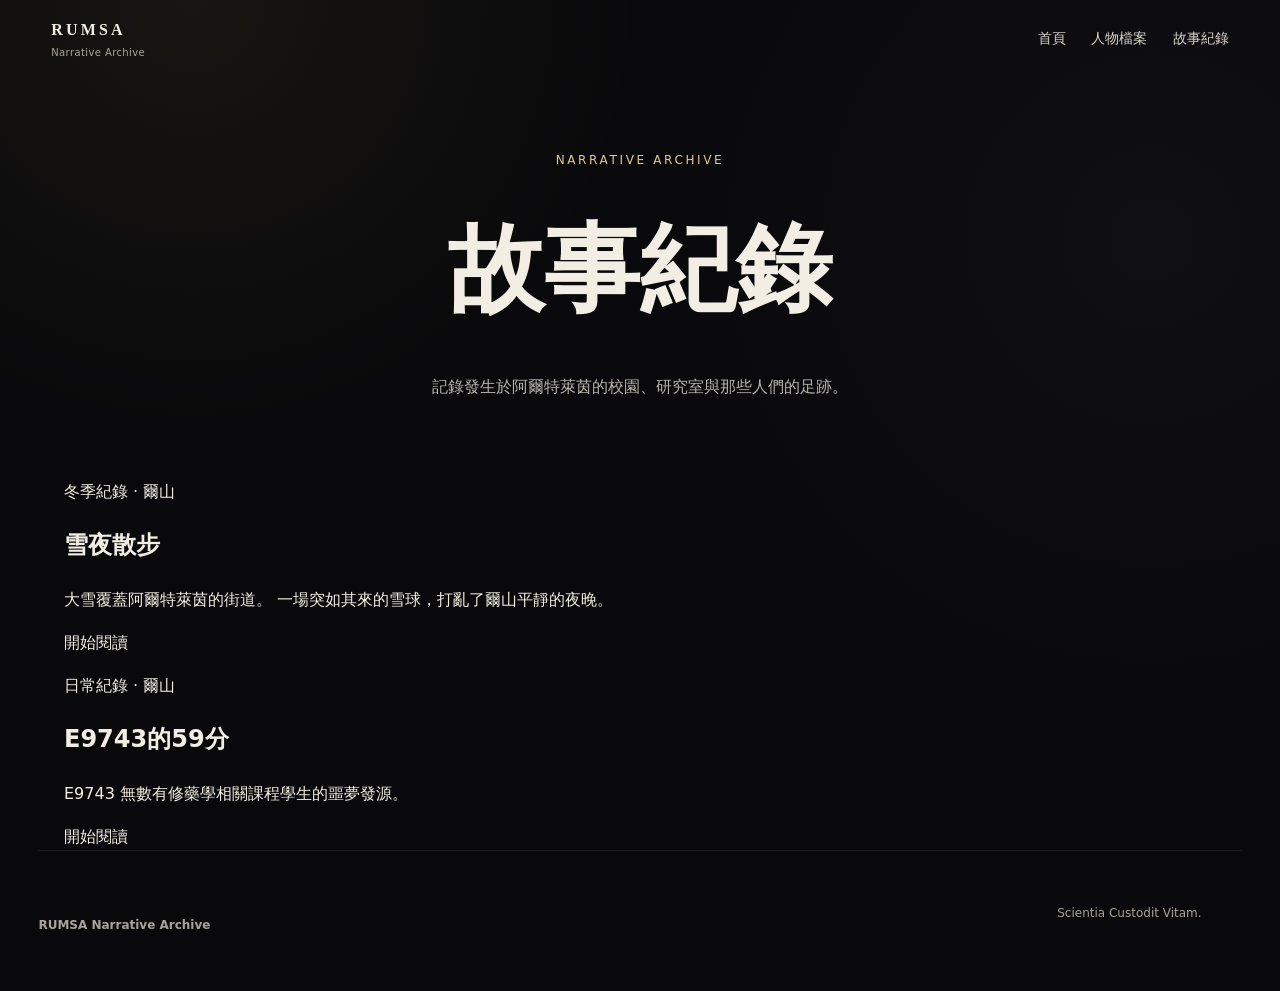
<file: stories.html>
<!DOCTYPE html>
<html lang="zh-Hant">
<head>
  <meta charset="UTF-8">
  <meta name="viewport" content="width=device-width, initial-scale=1.0">

  <title>故事紀錄｜RUMSA</title>

  <link rel="stylesheet" href="styles.css">
</head>

<body>

  <header class="site-header">
    <a class="brand" href="index.html">
      <span>
        <strong>RUMSA</strong>
        <small>Narrative Archive</small>
      </span>
    </a>

    <nav class="main-nav">
      <a href="index.html">首頁</a>
      <a href="characters.html">人物檔案</a>
      <a href="stories.html">故事紀錄</a>
    </nav>
  </header>

  <main>

    <section class="character-hero section-shell">
      <p class="eyebrow">NARRATIVE ARCHIVE</p>
      <h1>故事紀錄</h1>

      <p>
        記錄發生於阿爾特萊茵的校園、研究室與那些人們的足跡。
      </p>
    </section>

    <section class="story-grid section-shell">

      <article class="story-card">

        <p class="story-meta">
          冬季紀錄 · 爾山
        </p>

        <h2>雪夜散步</h2>

        <p>
          大雪覆蓋阿爾特萊茵的街道。
          一場突如其來的雪球，打亂了爾山平靜的夜晚。
        </p>

        <a href="story-snow-night.html">
          開始閱讀
        </a>

       <p class="story-meta">
          日常紀錄 · 爾山
        </p>

        <h2>E9743的59分</h2>

        <p>
          E9743 無數有修藥學相關課程學生的噩夢發源。
        </p>

        <a href="story-e9743.html">
          開始閱讀
        </a>

      </article>

    </section>

  </main>

  <footer class="site-footer">
    <strong>RUMSA Narrative Archive</strong>
    <p>Scientia Custodit Vitam.</p>
  </footer>

<!-- RUMSA analytics: start -->
<script id="rumsa-web-analytics" type="module" src="https://static.cloudflareinsights.com/beacon.min.js" data-cf-beacon='{"token":"fafe388e4a584b99971f1c4bdc647bdf","spa":false}'></script>
<!-- RUMSA analytics: end -->
</body>
</html>
</file>
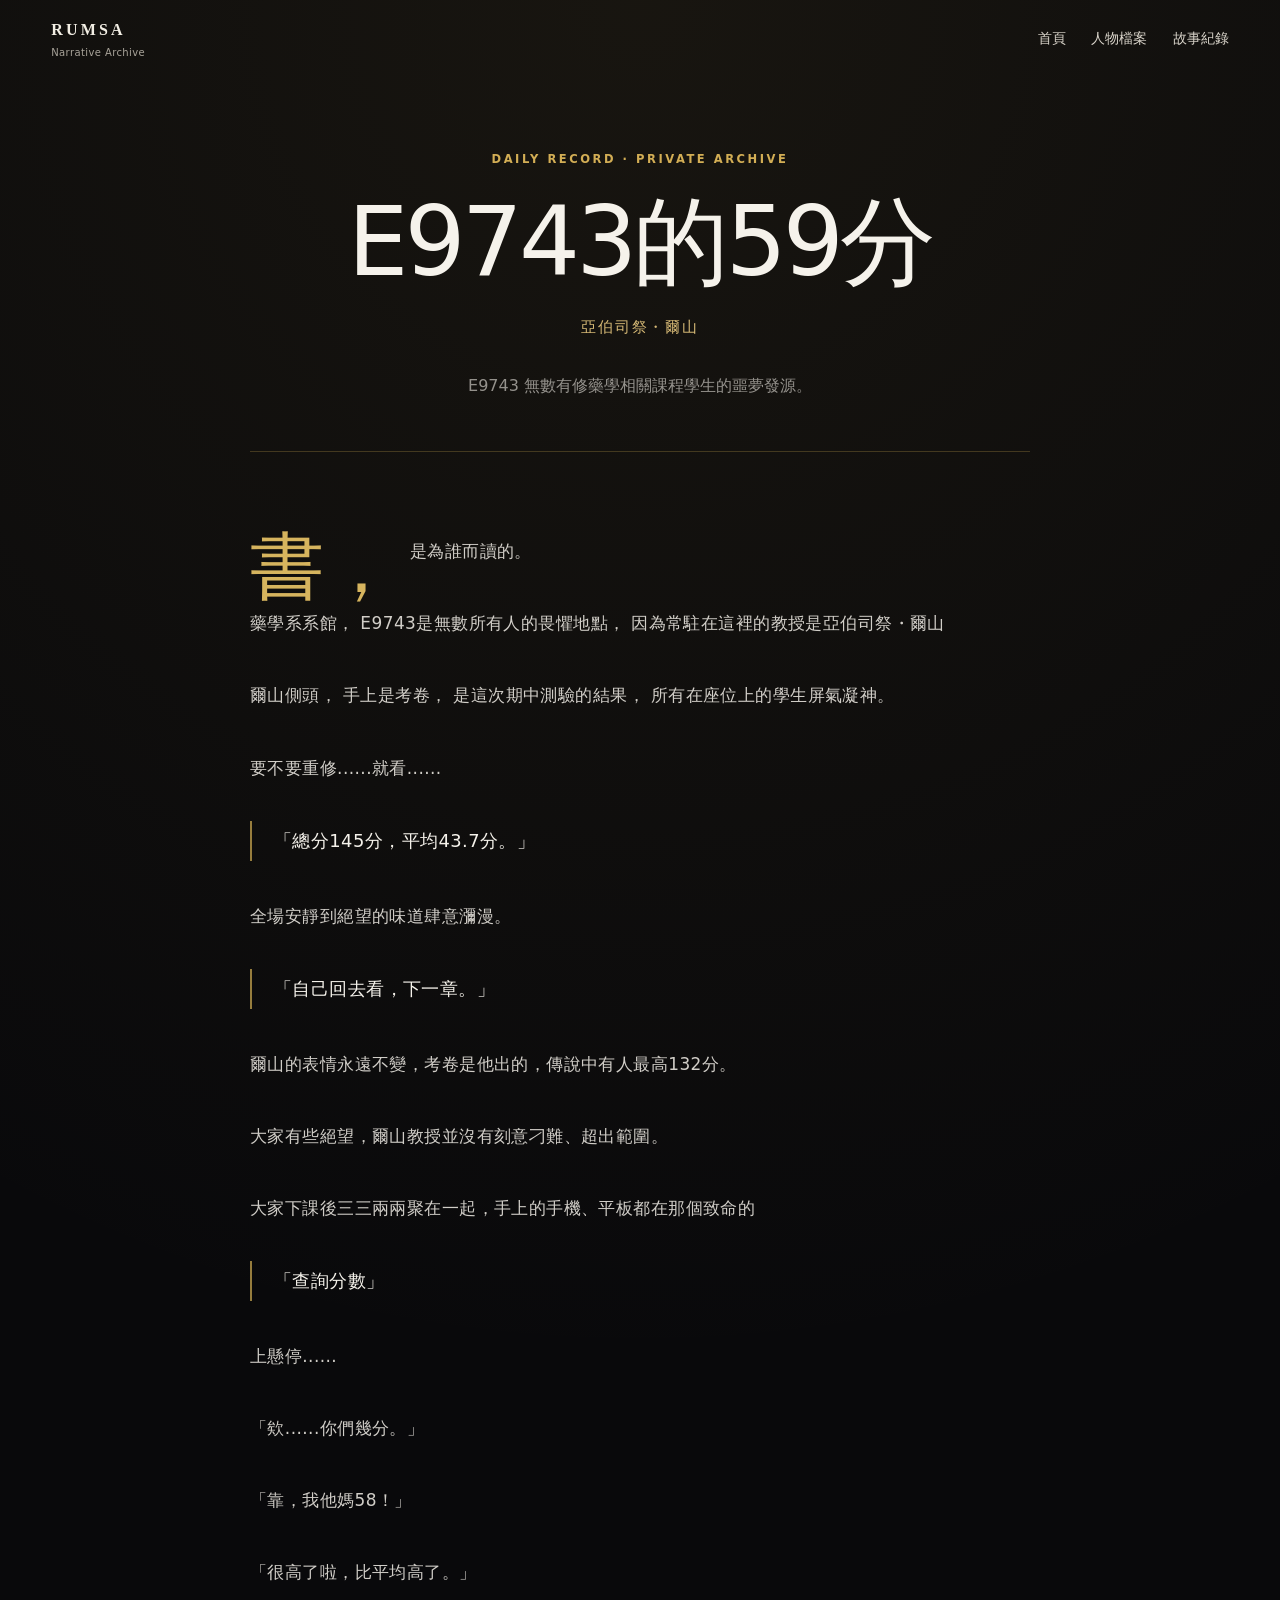
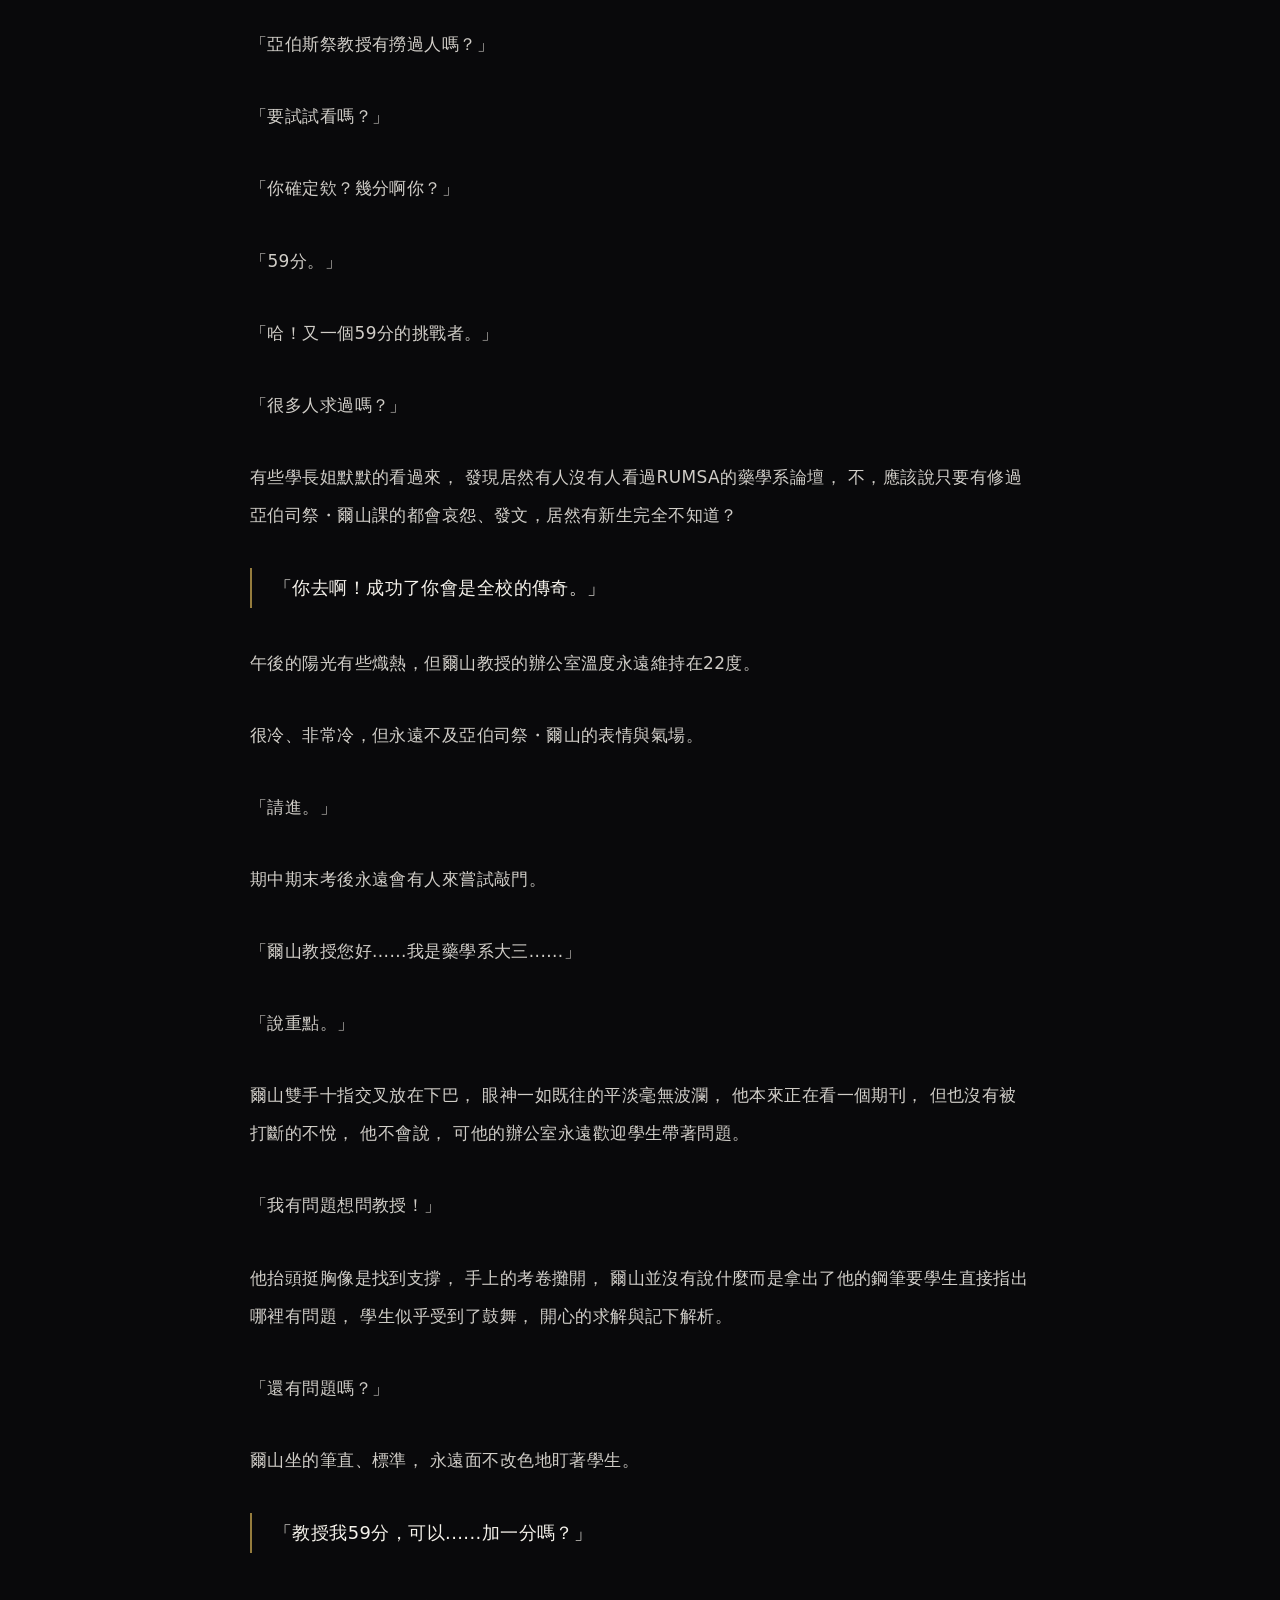
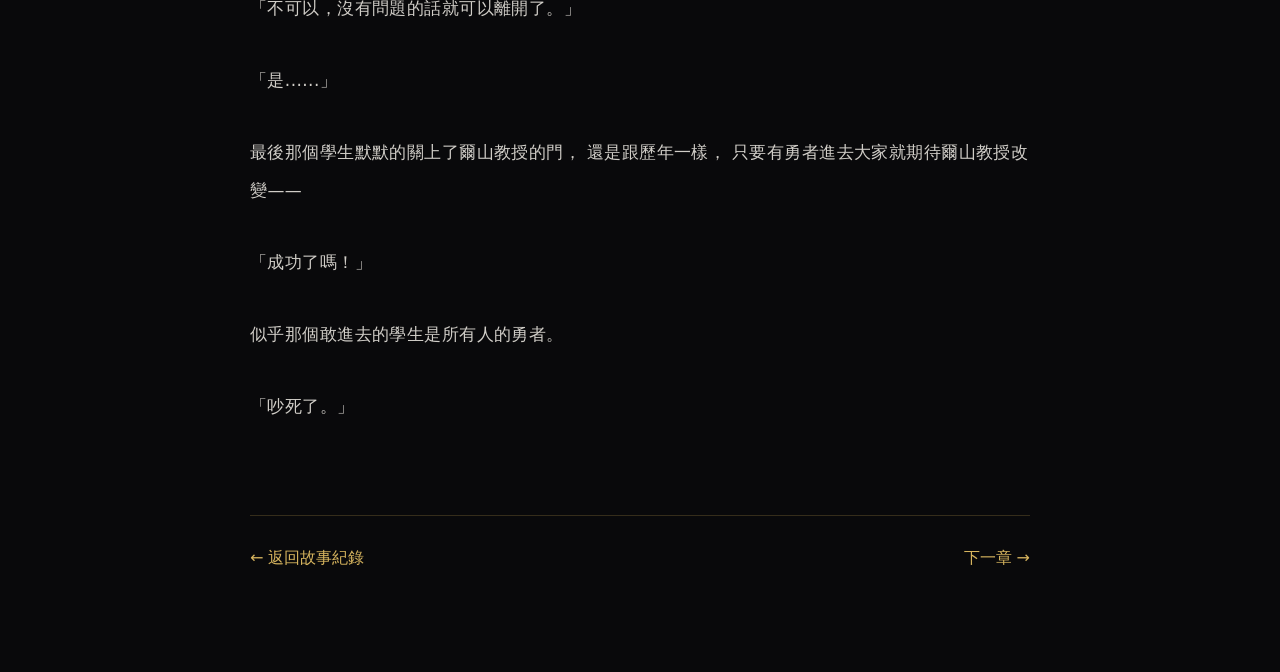
<file: story-e9743.html>
<!DOCTYPE html>
<html lang="zh-Hant">
<head>
  <meta charset="UTF-8">
  <meta name="viewport" content="width=device-width, initial-scale=1.0">

  <title>E9743的59分｜RUMSA故事紀錄</title>

  <link rel="stylesheet" href="styles.css">
</head>

<body>

  <header class="site-header">
    <a class="brand" href="index.html">
      <span>
        <strong>RUMSA</strong>
        <small>Narrative Archive</small>
      </span>
    </a>

    <nav class="main-nav">
      <a href="index.html">首頁</a>
      <a href="characters.html">人物檔案</a>
      <a href="stories.html">故事紀錄</a>
    </nav>
  </header>

  <main class="novel-page">

    <article class="novel-article">

      <header class="novel-header">

        <p class="novel-category">
          DAILY RECORD · PRIVATE ARCHIVE
        </p>

        <h1>E9743的59分</h1>

        <p class="novel-characters">
          亞伯司祭・爾山
        </p>

        <p class="novel-summary">
          E9743 無數有修藥學相關課程學生的噩夢發源。
        </p>

      </header>

      <div class="novel-body">

        <p>
          書，是為誰而讀的。
        </p>

        <p>
          藥學系系館，
          E9743是無數所有人的畏懼地點，
          因為常駐在這裡的教授是亞伯司祭・爾山
        </p>

        <p>
          爾山側頭，
          手上是考卷，
          是這次期中測驗的結果，
          所有在座位上的學生屏氣凝神。
        </p>

         <p>
          要不要重修......就看......
        </p>
        
        <p class="novel-dialogue">
          「總分145分，平均43.7分。」
        </p>

        <p>
          全場安靜到絕望的味道肆意瀰漫。
        </p>

        <p class="novel-dialogue">
          「自己回去看，下一章。」
        </p>

        <p>
          爾山的表情永遠不變，考卷是他出的，傳說中有人最高132分。
        </p>

        <p>
          大家有些絕望，爾山教授並沒有刻意刁難、超出範圍。
        </p>

        <p>
          大家下課後三三兩兩聚在一起，手上的手機、平板都在那個致命的
        </p>

         <p class="novel-dialogue">
          「查詢分數」
        </p>

        <p>
          上懸停......
        </p>

        <p>
          「欸......你們幾分。」
        </p>
        
        <p>
           「靠，我他媽58！」
        </p>
        
        <p>
          「很高了啦，比平均高了。」
        </p>
        
        <p>
          「亞伯斯祭教授有撈過人嗎？」
        </p>

        <p>
          「要試試看嗎？」
        </p>
        <p>
          「你確定欸？幾分啊你？」
        </p>
        
        <p>
          「59分。」
        </p>

        <p>
          「哈！又一個59分的挑戰者。」
        </p>
        
        <p>
          「很多人求過嗎？」
        </p>

        <p>
          有些學長姐默默的看過來，
          發現居然有人沒有人看過RUMSA的藥學系論壇，
          不，應該說只要有修過亞伯司祭・爾山課的都會哀怨、發文，居然有新生完全不知道？
        </p>

         <p class="novel-dialogue">
          「你去啊！成功了你會是全校的傳奇。」
        </p>

        <p>
          午後的陽光有些熾熱，但爾山教授的辦公室溫度永遠維持在22度。
        </p>

        <p>
          很冷、非常冷，但永遠不及亞伯司祭・爾山的表情與氣場。
        </p>

        <p>
          「請進。」
        </p>

        <p>
          期中期末考後永遠會有人來嘗試敲門。
        </p>

         <p>
          「爾山教授您好......我是藥學系大三......」
        </p>

         <p>
          「說重點。」
        </p>

         <p>
          爾山雙手十指交叉放在下巴，
          眼神一如既往的平淡毫無波瀾，
          他本來正在看一個期刊，
          但也沒有被打斷的不悅，
          他不會說，
          可他的辦公室永遠歡迎學生帶著問題。
        </p>

         <p>
        「我有問題想問教授！」
        </p>
        
        <p>
        他抬頭挺胸像是找到支撐，
        手上的考卷攤開，
        爾山並沒有說什麼而是拿出了他的鋼筆要學生直接指出哪裡有問題，
        學生似乎受到了鼓舞，
        開心的求解與記下解析。
         </p>
        
         <p>
          「還有問題嗎？」
         </p>
        <p>
           爾山坐的筆直、標準，
           永遠面不改色地盯著學生。
        </p>
 
        <p class="novel-dialogue">
          「教授我59分，可以......加一分嗎？」
        </p>

        <p>
          「不可以，沒有問題的話就可以離開了。」
        </p>

        <p>
          「是......」
        </p>

        <p>
          最後那個學生默默的關上了爾山教授的門，
          還是跟歷年一樣，
          只要有勇者進去大家就期待爾山教授改變——
        </p>

        <p>
          「成功了嗎！」
        </p>
        <p>
          似乎那個敢進去的學生是所有人的勇者。
        </p>
         <p>
          「吵死了。」
        </p>
      </div>

      <footer class="novel-footer">

        <a href="stories.html">
          ← 返回故事紀錄
        </a>

        <a href="story-snow-night-02.html">
          下一章 →
        </a>

      </footer>

    </article>

  </main>

<!-- RUMSA analytics: start -->
<script id="rumsa-web-analytics" type="module" src="https://static.cloudflareinsights.com/beacon.min.js" data-cf-beacon='{"token":"fafe388e4a584b99971f1c4bdc647bdf","spa":false}'></script>
<!-- RUMSA analytics: end -->
</body>
</html>
</file>
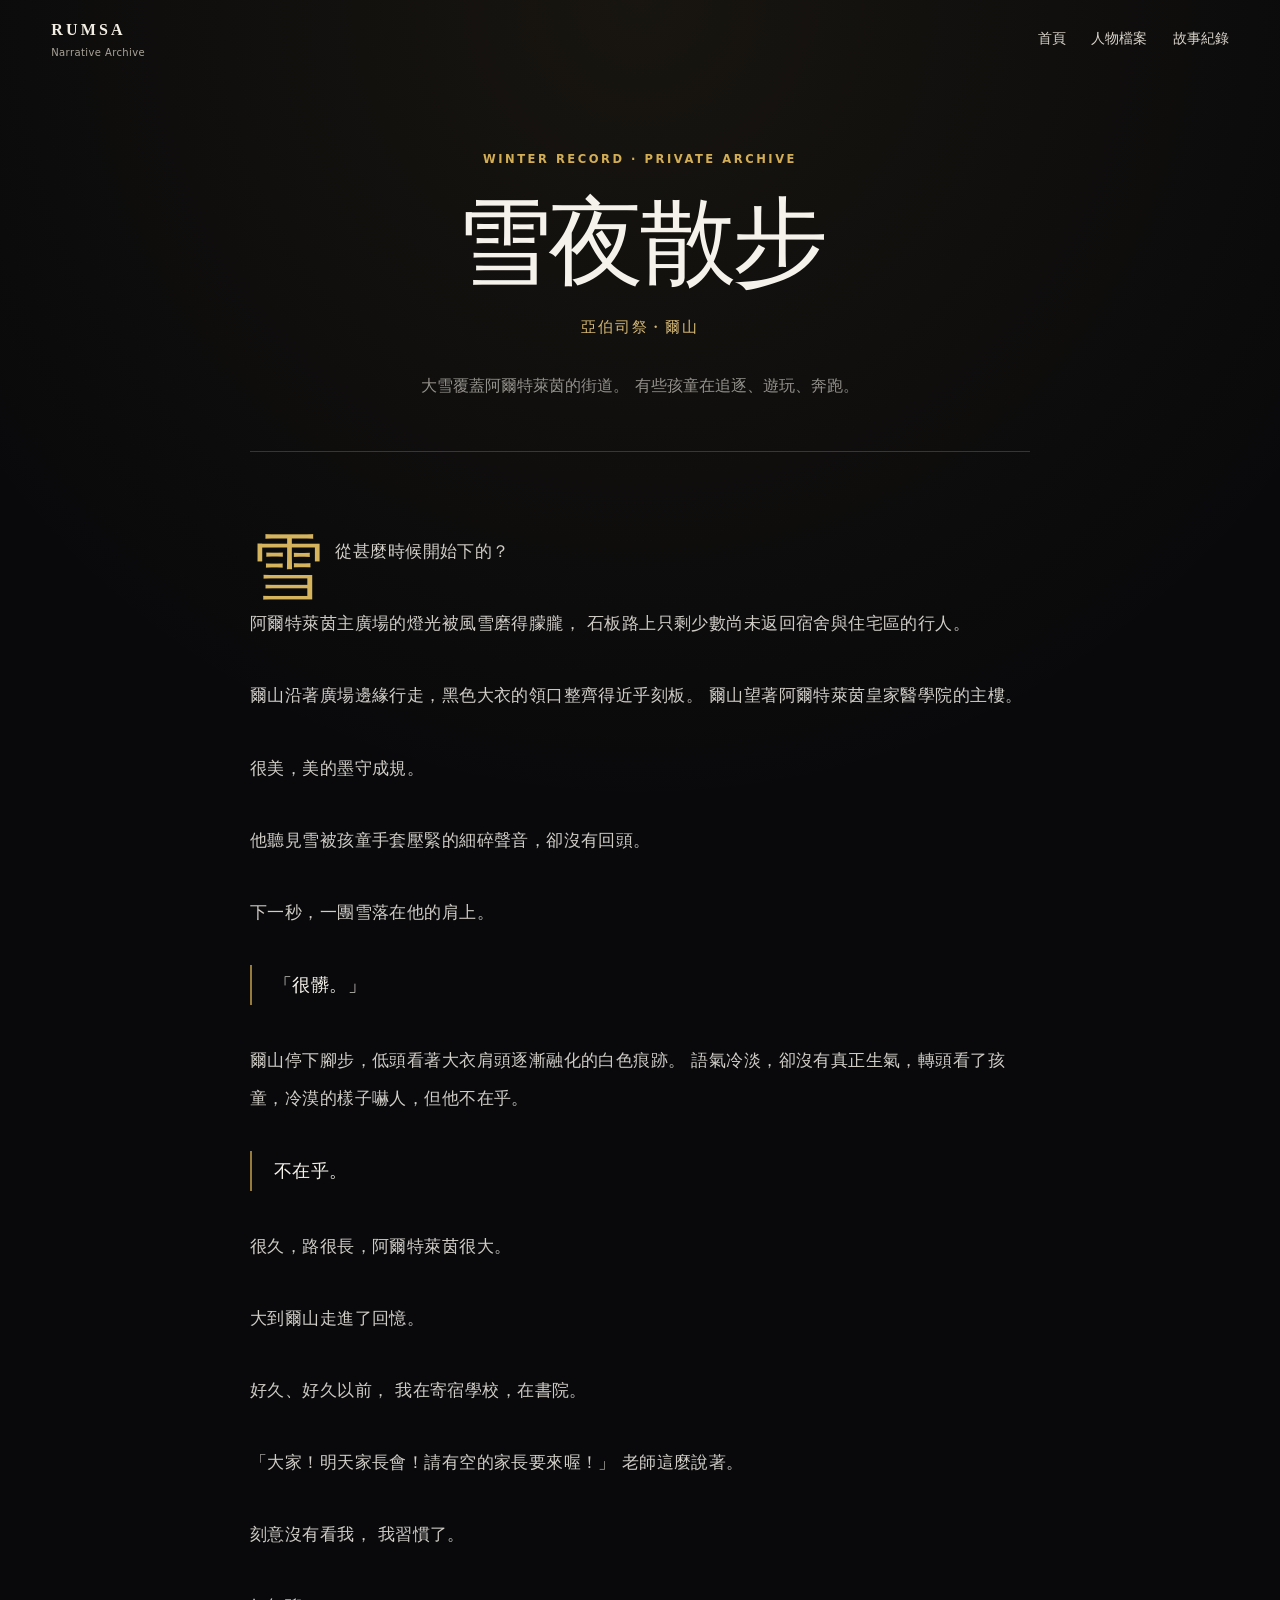
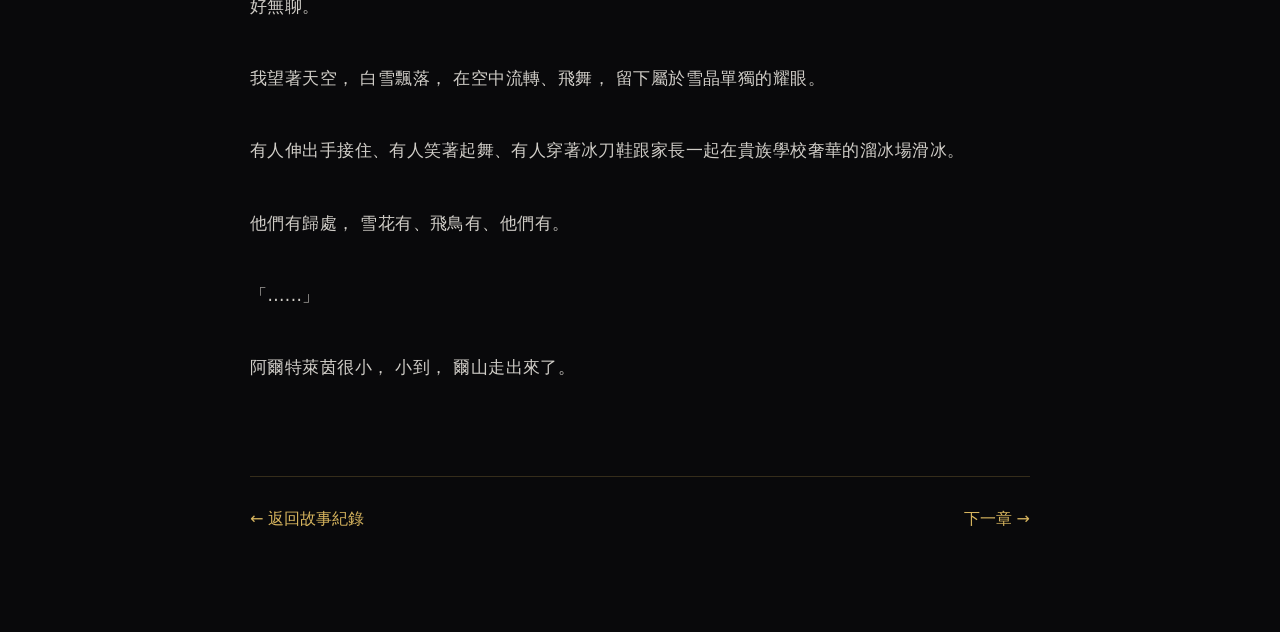
<file: story-snow-night.html>
<!DOCTYPE html>
<html lang="zh-Hant">
<head>
  <meta charset="UTF-8">
  <meta name="viewport" content="width=device-width, initial-scale=1.0">

  <title>雪夜散步｜RUMSA故事紀錄</title>

  <link rel="stylesheet" href="styles.css">
</head>

<body>

  <header class="site-header">
    <a class="brand" href="index.html">
      <span>
        <strong>RUMSA</strong>
        <small>Narrative Archive</small>
      </span>
    </a>

    <nav class="main-nav">
      <a href="index.html">首頁</a>
      <a href="characters.html">人物檔案</a>
      <a href="stories.html">故事紀錄</a>
    </nav>
  </header>

  <main class="novel-page">

    <article class="novel-article">

      <header class="novel-header">

        <p class="novel-category">
          WINTER RECORD · PRIVATE ARCHIVE
        </p>

        <h1>雪夜散步</h1>

        <p class="novel-characters">
          亞伯司祭・爾山
        </p>

        <p class="novel-summary">
          大雪覆蓋阿爾特萊茵的街道。
          有些孩童在追逐、遊玩、奔跑。
        </p>

      </header>

      <div class="novel-body">

        <p>
          雪從甚麼時候開始下的？
        </p>

        <p>
          阿爾特萊茵主廣場的燈光被風雪磨得朦朧，
          石板路上只剩少數尚未返回宿舍與住宅區的行人。
        </p>

        <p>
          爾山沿著廣場邊緣行走，黑色大衣的領口整齊得近乎刻板。
          爾山望著阿爾特萊茵皇家醫學院的主樓。
        </p>

         <p>
          很美，美的墨守成規。
        </p>
        
        <p>
          他聽見雪被孩童手套壓緊的細碎聲音，卻沒有回頭。
        </p>

        <p>
          下一秒，一團雪落在他的肩上。
        </p>

        <p class="novel-dialogue">
          「很髒。」
        </p>

        <p>
          爾山停下腳步，低頭看著大衣肩頭逐漸融化的白色痕跡。
          語氣冷淡，卻沒有真正生氣，轉頭看了孩童，冷漠的樣子嚇人，但他不在乎。
        </p>

        <p class="novel-dialogue">
          不在乎。
        </p>

        <p>
          很久，路很長，阿爾特萊茵很大。
        </p>

         <p>
          大到爾山走進了回憶。
        </p>

        <p>
          好久、好久以前，
          我在寄宿學校，在書院。
        </p>

        <p>
          「大家！明天家長會！請有空的家長要來喔！」
          老師這麼說著。
        </p>

        <p>
          刻意沒有看我，
          我習慣了。
        </p>

        <p>
          好無聊。
        </p>

        <p>
          我望著天空，
          白雪飄落，
          在空中流轉、飛舞，
          留下屬於雪晶單獨的耀眼。
        </p>

        <p>
          有人伸出手接住、有人笑著起舞、有人穿著冰刀鞋跟家長一起在貴族學校奢華的溜冰場滑冰。
        </p>

        <p>
          他們有歸處，
          雪花有、飛鳥有、他們有。
        </p>

        <p>
          「......」
        </p>

        <p>
        阿爾特萊茵很小，
          小到，
          爾山走出來了。
        </p>

      </div>

      <footer class="novel-footer">

        <a href="stories.html">
          ← 返回故事紀錄
        </a>

        <a href="story-snow-night-02.html">
          下一章 →
        </a>

      </footer>

    </article>

  </main>

<!-- RUMSA analytics: start -->
<script id="rumsa-web-analytics" type="module" src="https://static.cloudflareinsights.com/beacon.min.js" data-cf-beacon='{"token":"fafe388e4a584b99971f1c4bdc647bdf","spa":false}'></script>
<!-- RUMSA analytics: end -->
</body>
</html>
</file>
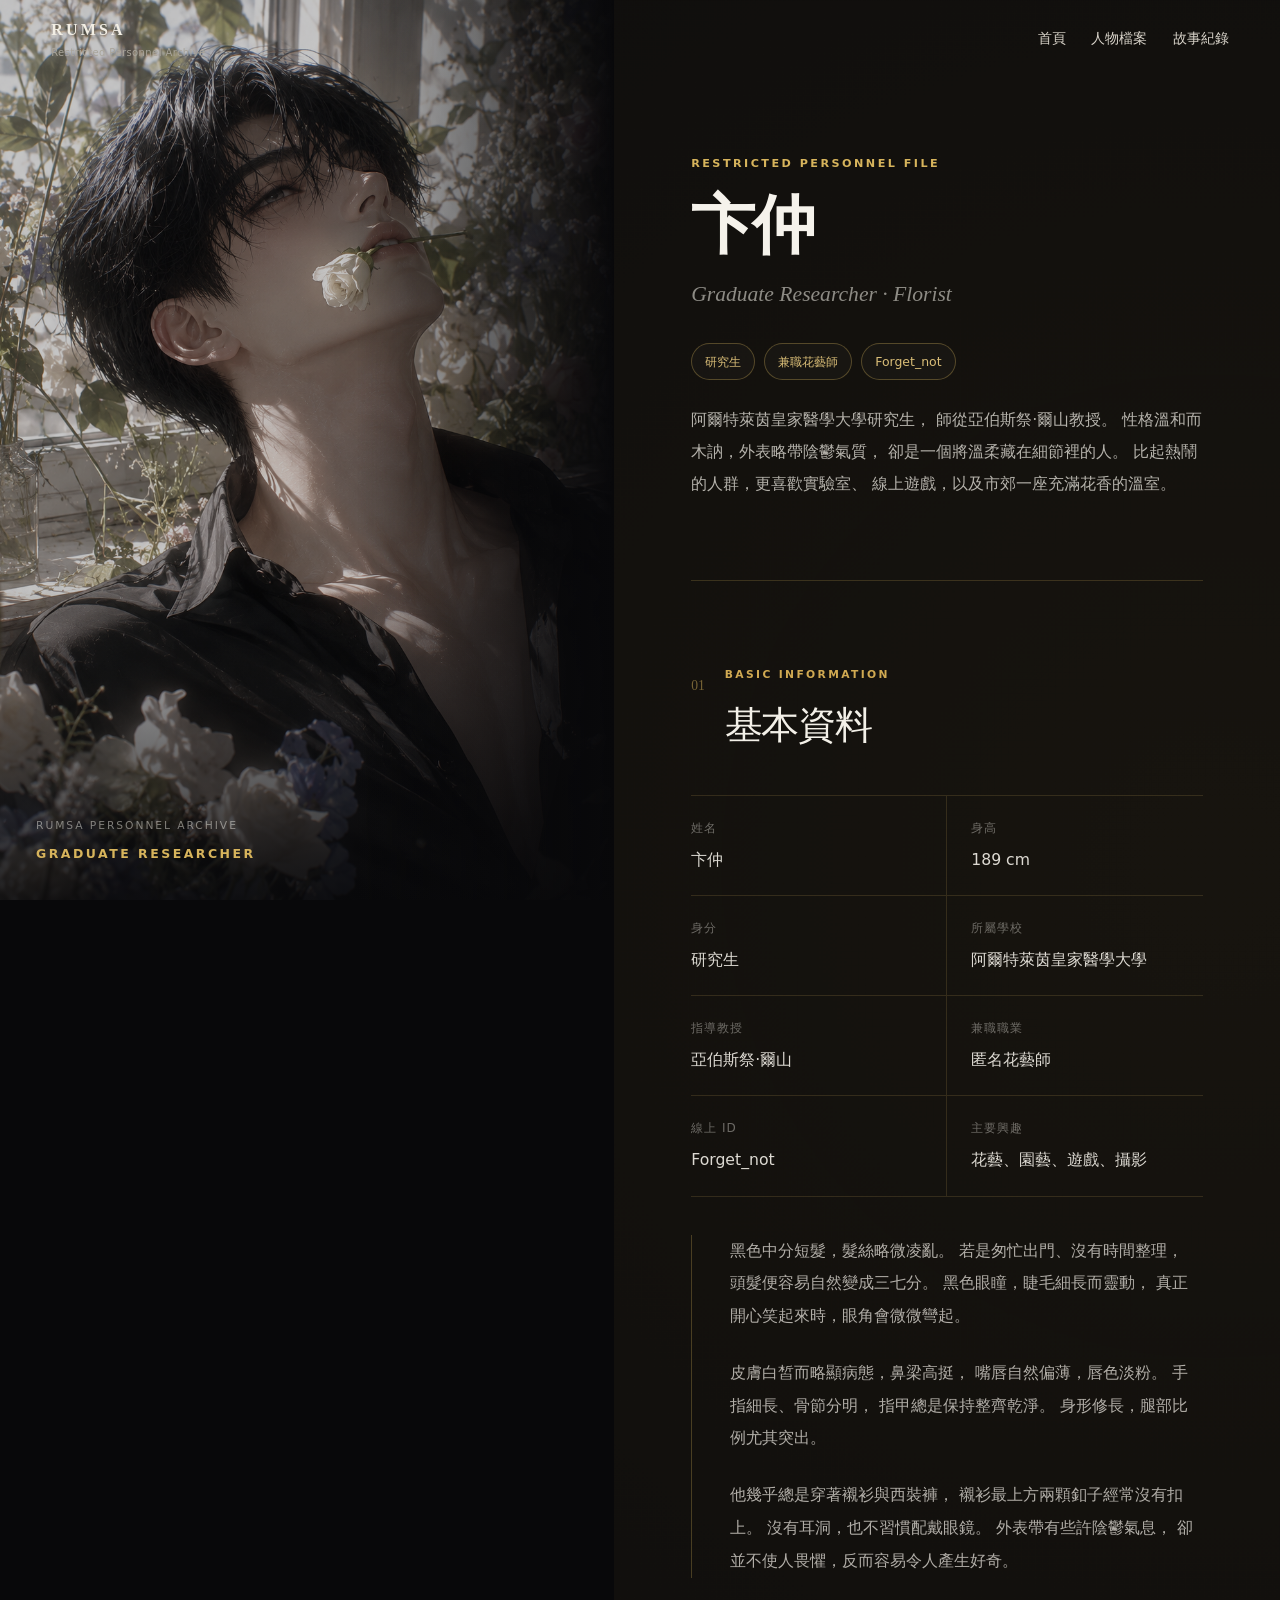
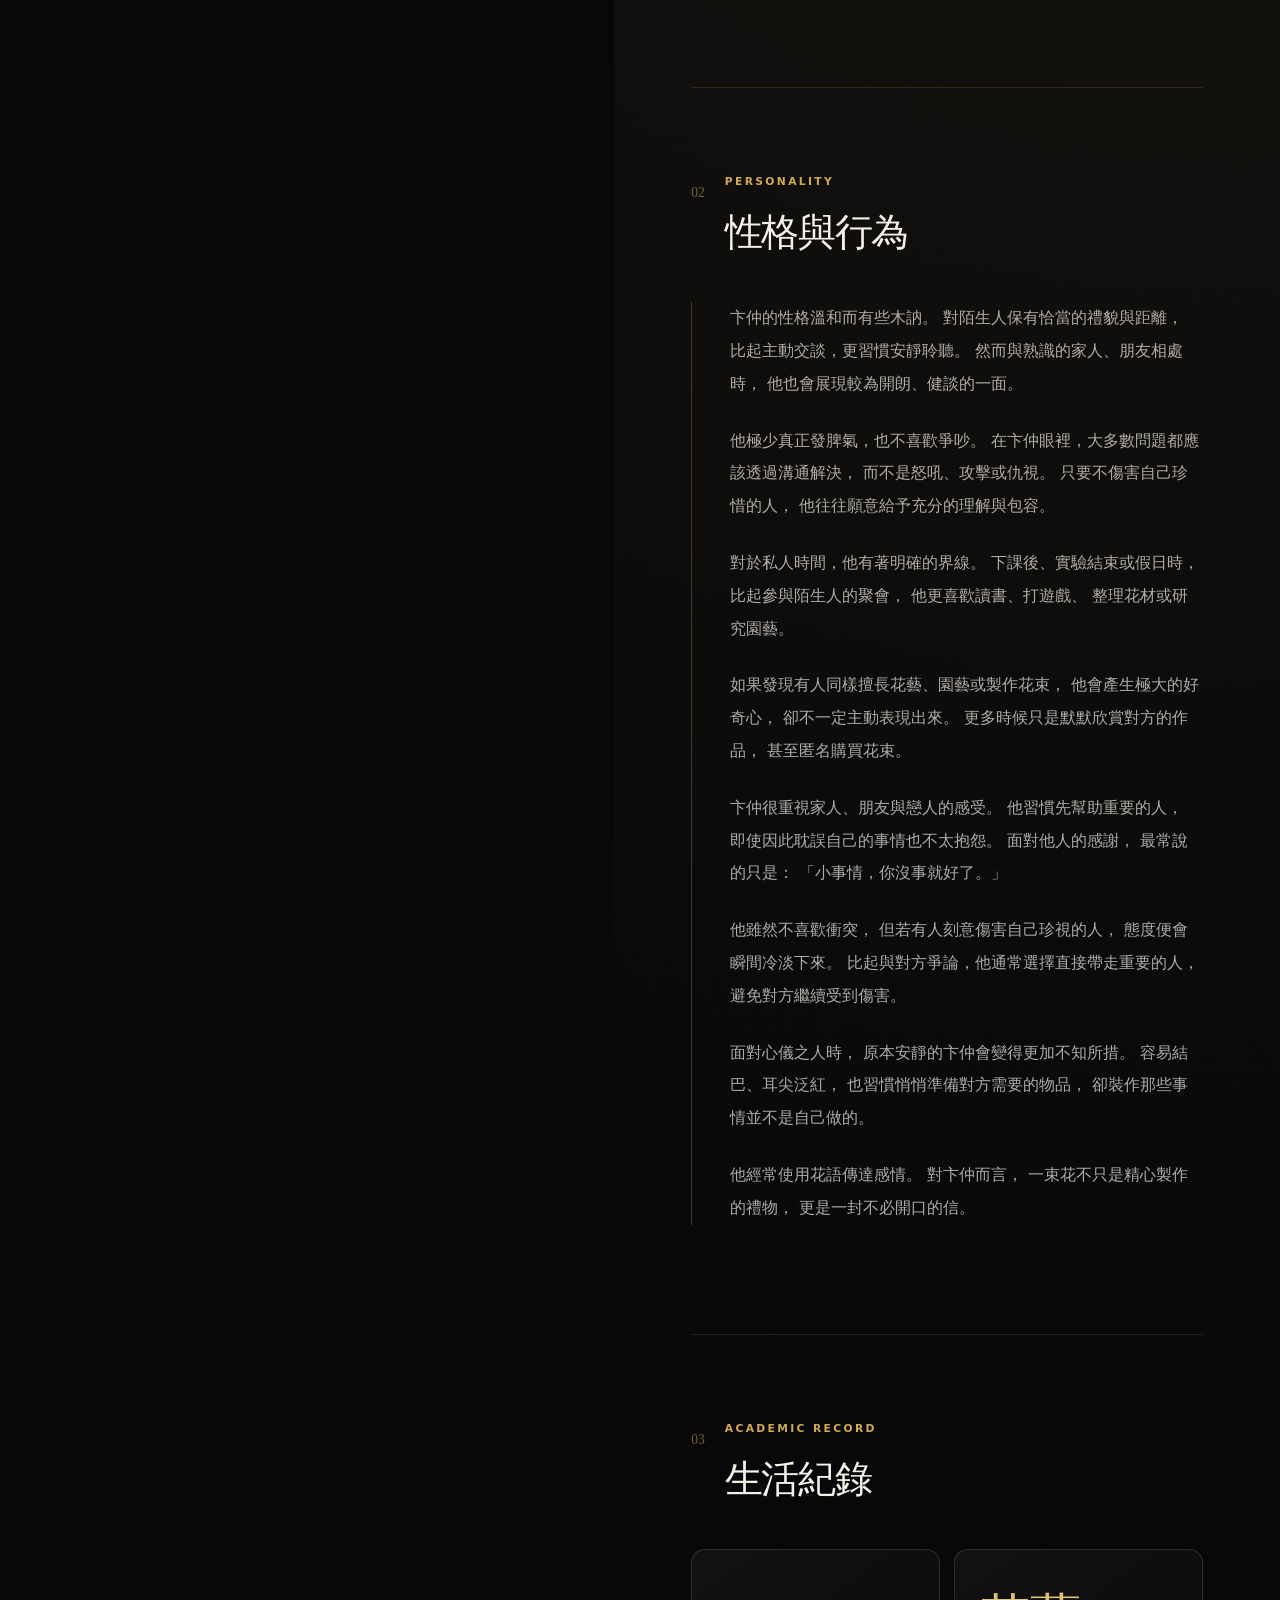
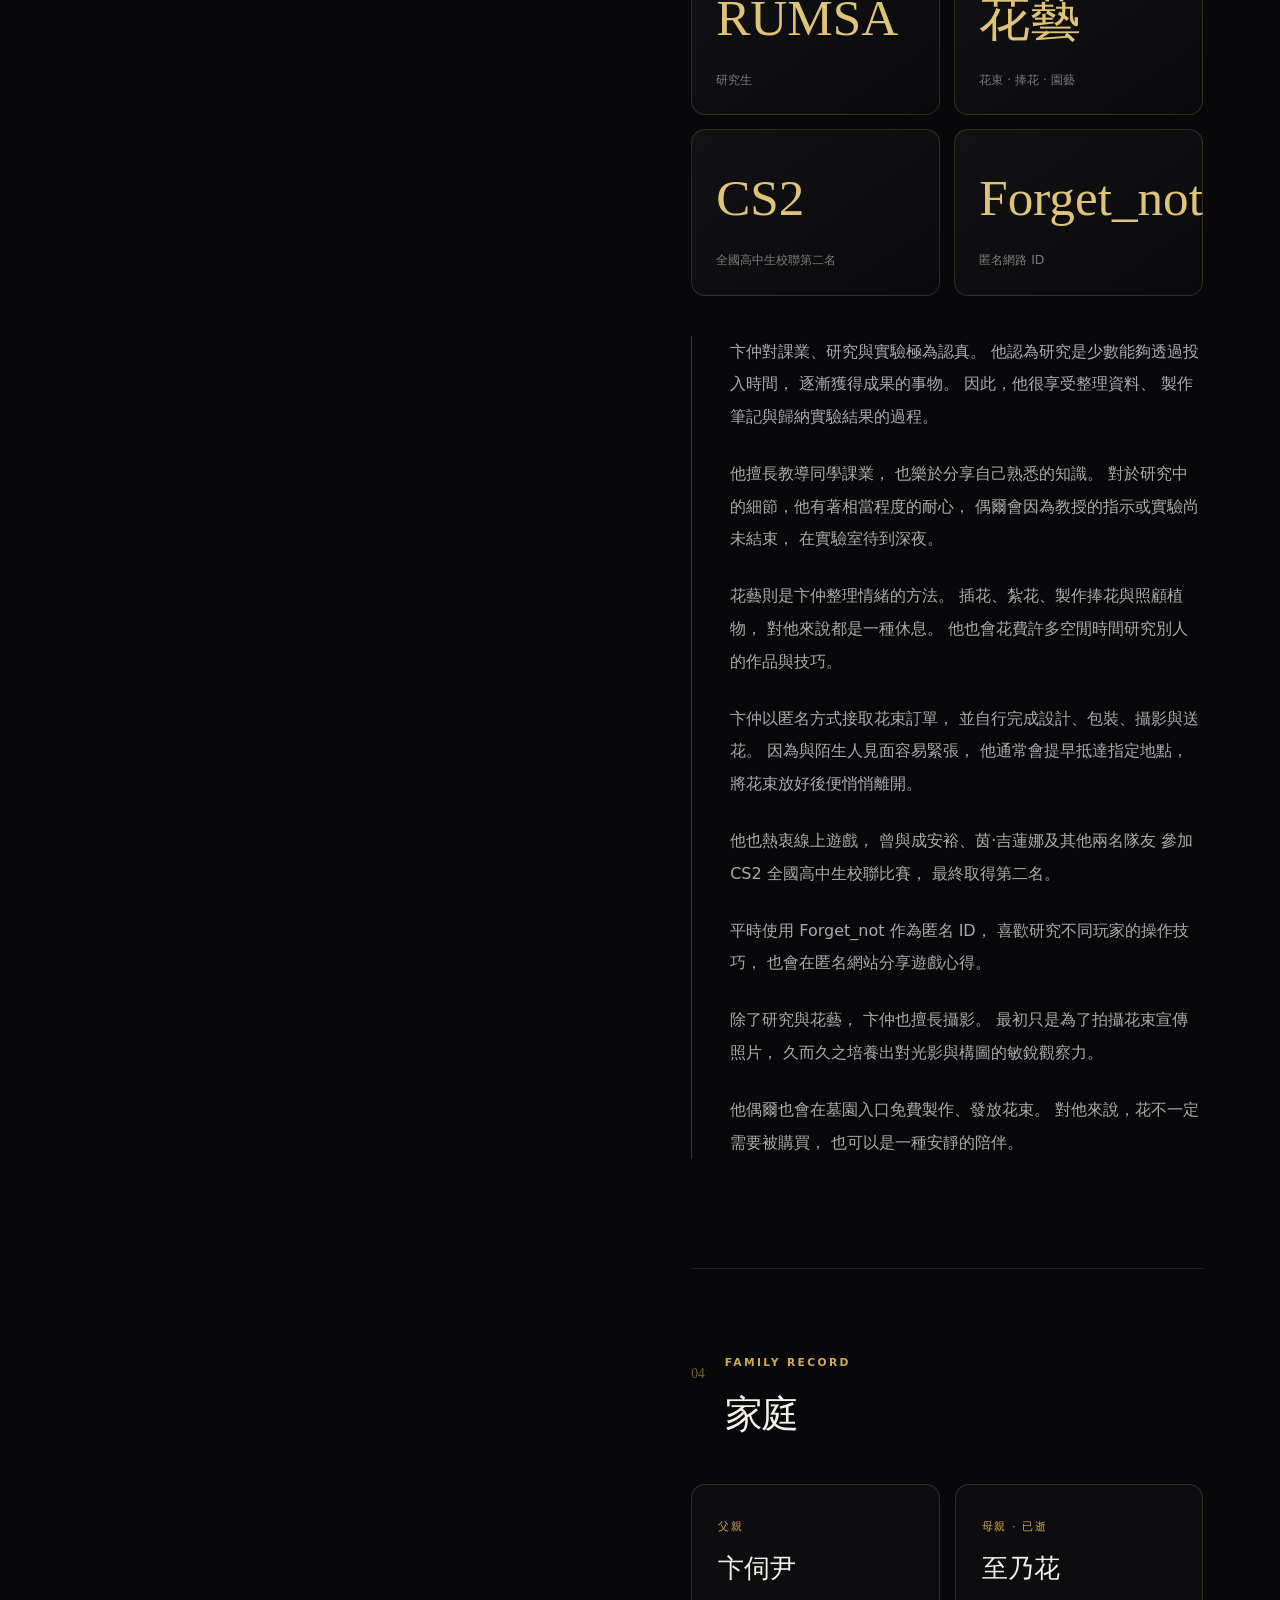
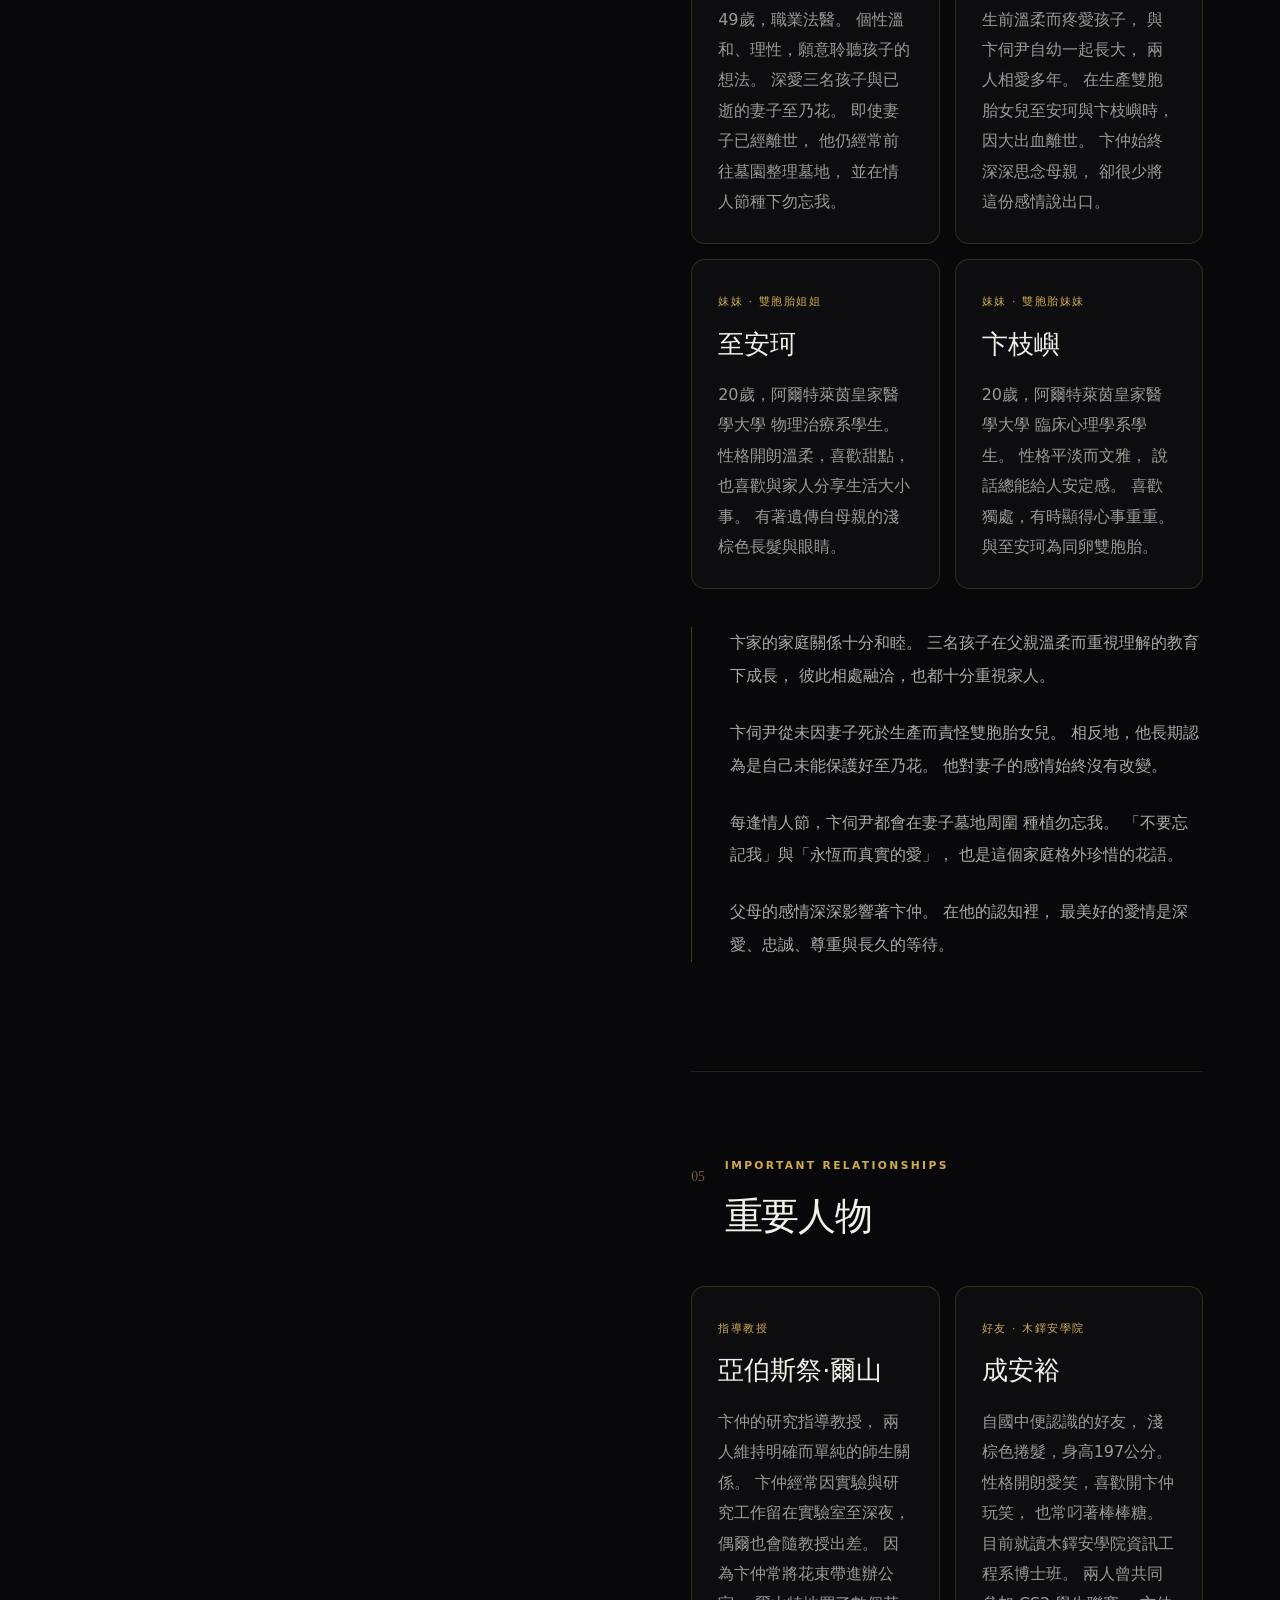
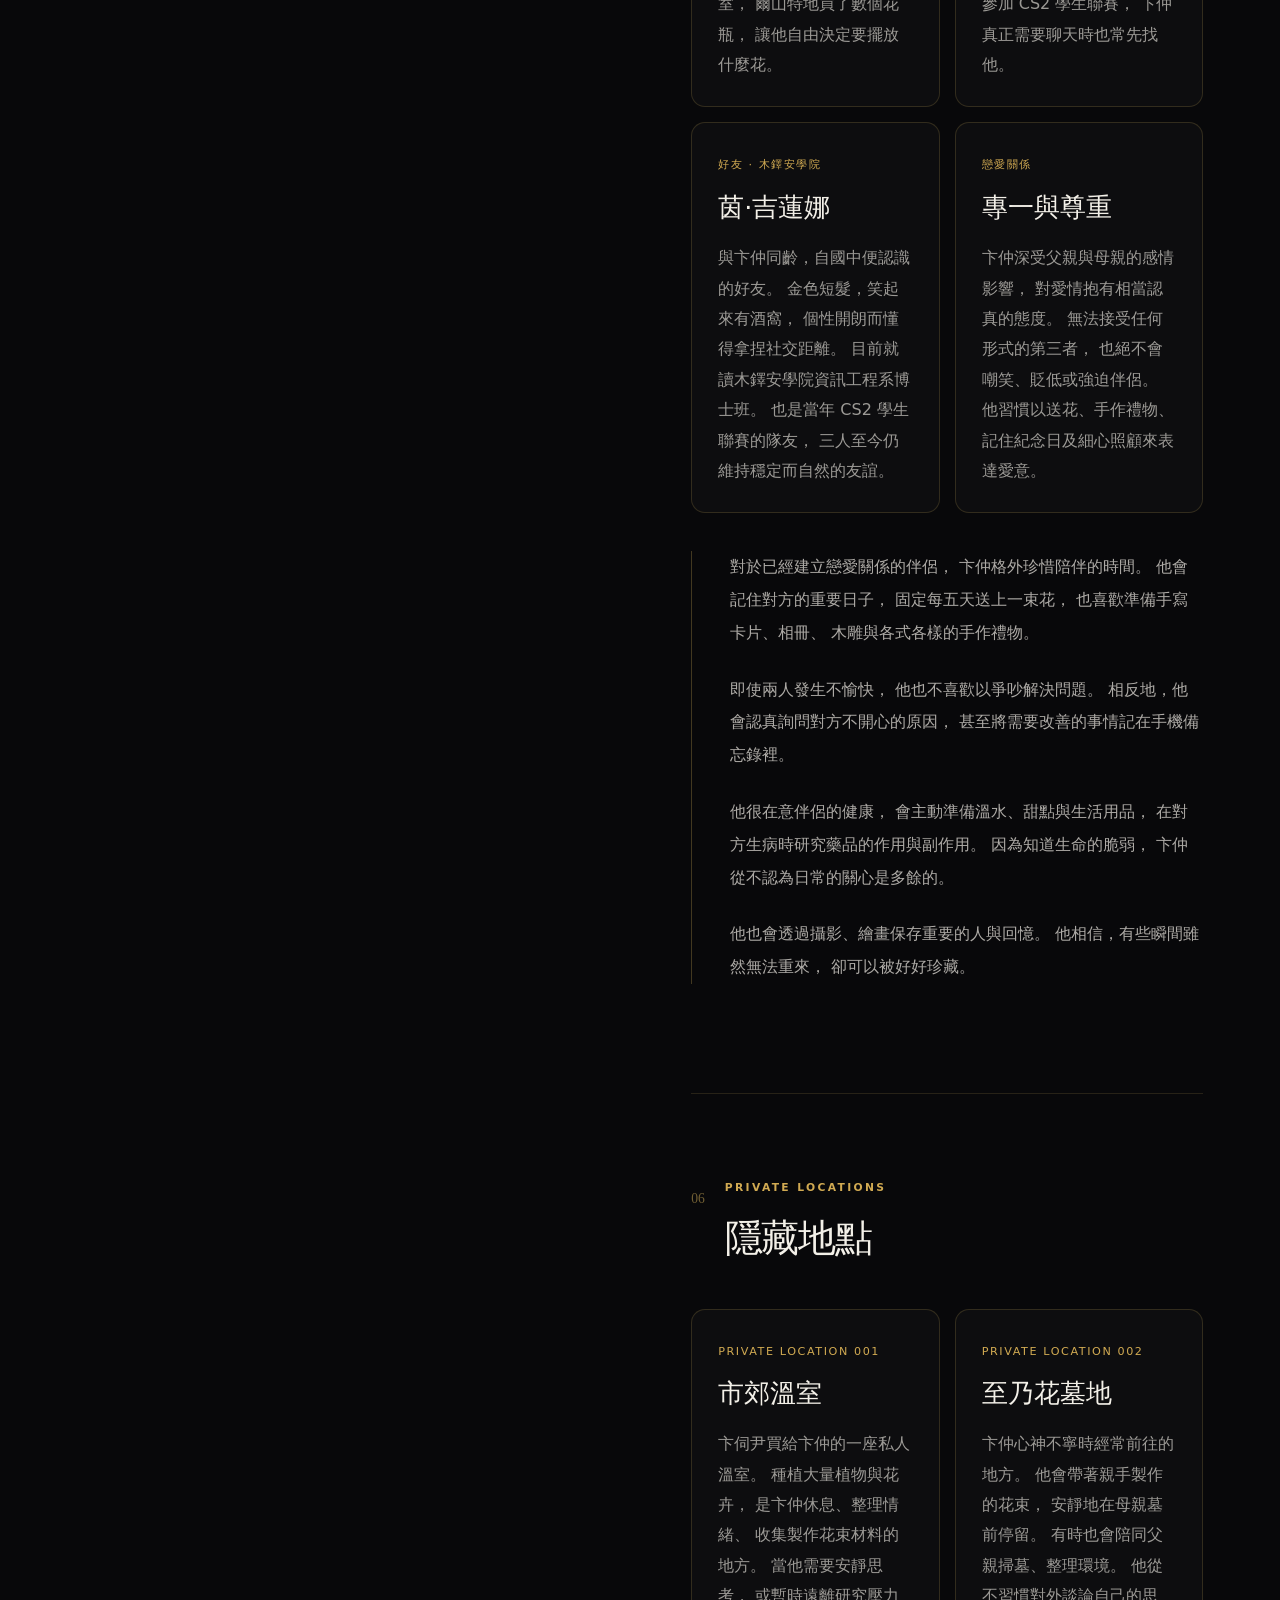
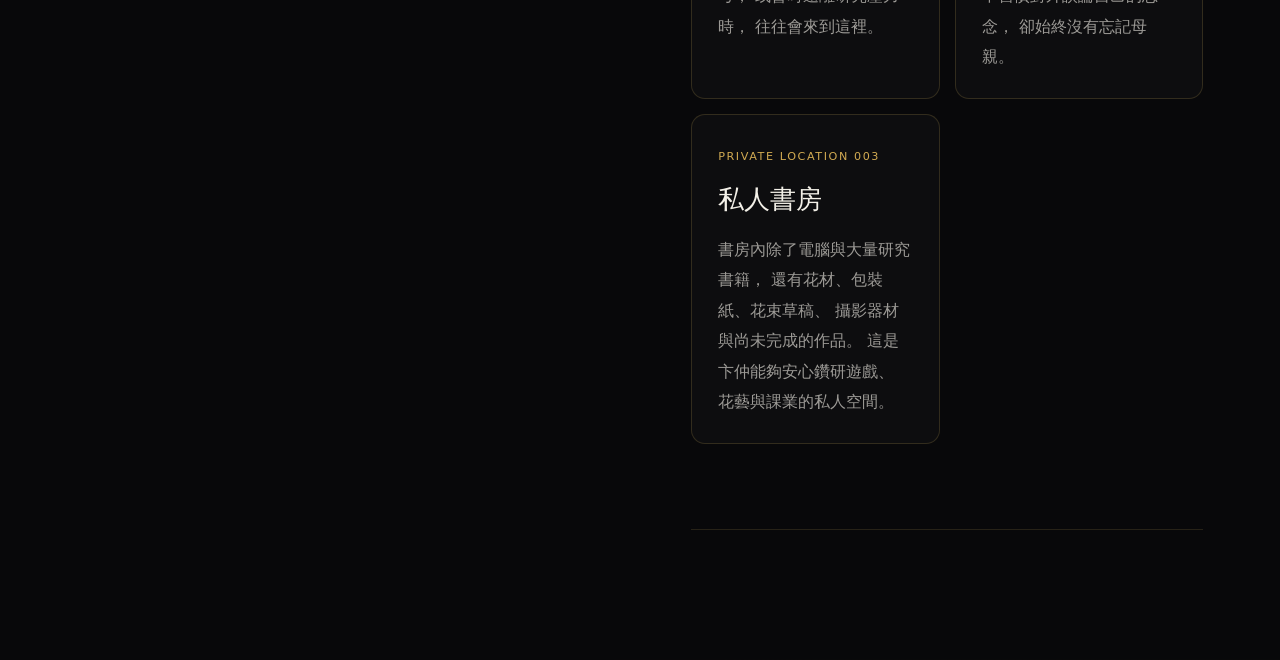
<file: characters/character-bianzhong.html>
<!DOCTYPE html>
<html lang="zh-Hant">

<head>
  <meta charset="UTF-8">
  <meta name="viewport" content="width=device-width, initial-scale=1.0">
  <title>卞仲｜RUMSA 人物檔案</title>
  <link rel="stylesheet" href="../styles.css">
</head>

<body>

  <!-- 導覽列 -->
  <header class="site-header">
    <a class="brand" href="../index.html">
      <span>
        <strong>RUMSA</strong>
        <small>Restricted Personnel Archive</small>
      </span>
    </a>

    <nav class="main-nav">
      <a href="../index.html">首頁</a>
      <a href="../characters.html">人物檔案</a>
      <a href="../stories.html">故事紀錄</a>
    </nav>
  </header>


  <!-- 左圖右文主版型 -->
  <main class="ershan-profile">

    <!-- 左側固定人物圖片 -->
    <aside class="ershan-image-side">
      <img
        src="../卞仲 溫室.png"
        alt="卞仲在溫室花園"
        class="ershan-main-image"
      >

      <div class="ershan-image-shade"></div>

      <div class="ershan-image-label">
        <span>RUMSA PERSONNEL ARCHIVE</span>
        <strong>GRADUATE RESEARCHER</strong>
      </div>
    </aside>


    <!-- 右側人物檔案 -->
    <section class="ershan-content-side">

      <!-- 人物介紹 -->
      <header class="ershan-heading">

        <p class="ershan-code">
          RESTRICTED PERSONNEL FILE
        </p>

        <h1>卞仲</h1>

        <p class="ershan-name-en">
          Graduate Researcher · Florist
        </p>

        <div class="ershan-tags">
          <span>研究生</span>
          <span>兼職花藝師</span>
          <span>Forget_not</span>
        </div>

        <p class="ershan-introduction">
          阿爾特萊茵皇家醫學大學研究生，
          師從亞伯斯祭·爾山教授。
          性格溫和而木訥，外表略帶陰鬱氣質，
          卻是一個將溫柔藏在細節裡的人。
          比起熱鬧的人群，更喜歡實驗室、
          線上遊戲，以及市郊一座充滿花香的溫室。
        </p>

      </header>


      <!-- 01 基本資料 -->
      <section class="ershan-section">

        <div class="ershan-section-title">
          <span>01</span>
          <div>
            <p>BASIC INFORMATION</p>
            <h2>基本資料</h2>
          </div>
        </div>

        <dl class="ershan-information">

          <div>
            <dt>姓名</dt>
            <dd>卞仲</dd>
          </div>

          <div>
            <dt>身高</dt>
            <dd>189 cm</dd>
          </div>

          <div>
            <dt>身分</dt>
            <dd>研究生</dd>
          </div>

          <div>
            <dt>所屬學校</dt>
            <dd>阿爾特萊茵皇家醫學大學</dd>
          </div>

          <div>
            <dt>指導教授</dt>
            <dd>亞伯斯祭·爾山</dd>
          </div>

          <div>
            <dt>兼職職業</dt>
            <dd>匿名花藝師</dd>
          </div>

          <div>
            <dt>線上 ID</dt>
            <dd>Forget_not</dd>
          </div>

          <div>
            <dt>主要興趣</dt>
            <dd>花藝、園藝、遊戲、攝影</dd>
          </div>

        </dl>

        <div class="ershan-text" style="margin-top: 38px;">

          <p>
            黑色中分短髮，髮絲略微凌亂。
            若是匆忙出門、沒有時間整理，
            頭髮便容易自然變成三七分。
            黑色眼瞳，睫毛細長而靈動，
            真正開心笑起來時，眼角會微微彎起。
          </p>

          <p>
            皮膚白皙而略顯病態，鼻梁高挺，
            嘴唇自然偏薄，唇色淡粉。
            手指細長、骨節分明，
            指甲總是保持整齊乾淨。
            身形修長，腿部比例尤其突出。
          </p>

          <p>
            他幾乎總是穿著襯衫與西裝褲，
            襯衫最上方兩顆釦子經常沒有扣上。
            沒有耳洞，也不習慣配戴眼鏡。
            外表帶有些許陰鬱氣息，
            卻並不使人畏懼，反而容易令人產生好奇。
          </p>

        </div>

      </section>


      <!-- 02 性格與行為 -->
      <section class="ershan-section">

        <div class="ershan-section-title">
          <span>02</span>
          <div>
            <p>PERSONALITY</p>
            <h2>性格與行為</h2>
          </div>
        </div>

        <div class="ershan-text">

          <p>
            卞仲的性格溫和而有些木訥。
            對陌生人保有恰當的禮貌與距離，
            比起主動交談，更習慣安靜聆聽。
            然而與熟識的家人、朋友相處時，
            他也會展現較為開朗、健談的一面。
          </p>

          <p>
            他極少真正發脾氣，也不喜歡爭吵。
            在卞仲眼裡，大多數問題都應該透過溝通解決，
            而不是怒吼、攻擊或仇視。
            只要不傷害自己珍惜的人，
            他往往願意給予充分的理解與包容。
          </p>

          <p>
            對於私人時間，他有著明確的界線。
            下課後、實驗結束或假日時，
            比起參與陌生人的聚會，
            他更喜歡讀書、打遊戲、
            整理花材或研究園藝。
          </p>

          <p>
            如果發現有人同樣擅長花藝、園藝或製作花束，
            他會產生極大的好奇心，
            卻不一定主動表現出來。
            更多時候只是默默欣賞對方的作品，
            甚至匿名購買花束。
          </p>

          <p>
            卞仲很重視家人、朋友與戀人的感受。
            他習慣先幫助重要的人，
            即使因此耽誤自己的事情也不太抱怨。
            面對他人的感謝，
            最常說的只是：
            「小事情，你沒事就好了。」
          </p>

          <p>
            他雖然不喜歡衝突，
            但若有人刻意傷害自己珍視的人，
            態度便會瞬間冷淡下來。
            比起與對方爭論，他通常選擇直接帶走重要的人，
            避免對方繼續受到傷害。
          </p>

          <p>
            面對心儀之人時，
            原本安靜的卞仲會變得更加不知所措。
            容易結巴、耳尖泛紅，
            也習慣悄悄準備對方需要的物品，
            卻裝作那些事情並不是自己做的。
          </p>

          <p>
            他經常使用花語傳達感情。
            對卞仲而言，
            一束花不只是精心製作的禮物，
            更是一封不必開口的信。
          </p>

        </div>

      </section>


      <!-- 03 學術紀錄 -->
      <section class="ershan-section">

        <div class="ershan-section-title">
          <span>03</span>
          <div>
            <p>ACADEMIC RECORD</p>
            <h2>生活紀錄</h2>
          </div>
        </div>

        <!-- 四格學術卡片 -->
        <div class="ershan-achievements">

          <article>
            <strong>RUMSA</strong>
            <span>研究生</span>
          </article>

          <article>
            <strong>花藝</strong>
            <span>花束 · 捧花 · 園藝</span>
          </article>

          <article>
            <strong>CS2</strong>
            <span>全國高中生校聯第二名</span>
          </article>

          <article>
            <strong>Forget_not</strong>
            <span>匿名網路 ID</span>
          </article>

        </div>

        <div class="ershan-text" style="margin-top: 40px;">

          <p>
            卞仲對課業、研究與實驗極為認真。
            他認為研究是少數能夠透過投入時間，
            逐漸獲得成果的事物。
            因此，他很享受整理資料、
            製作筆記與歸納實驗結果的過程。
          </p>

          <p>
            他擅長教導同學課業，
            也樂於分享自己熟悉的知識。
            對於研究中的細節，他有著相當程度的耐心，
            偶爾會因為教授的指示或實驗尚未結束，
            在實驗室待到深夜。
          </p>

          <p>
            花藝則是卞仲整理情緒的方法。
            插花、紮花、製作捧花與照顧植物，
            對他來說都是一種休息。
            他也會花費許多空閒時間研究別人的作品與技巧。
          </p>

          <p>
            卞仲以匿名方式接取花束訂單，
            並自行完成設計、包裝、攝影與送花。
            因為與陌生人見面容易緊張，
            他通常會提早抵達指定地點，
            將花束放好後便悄悄離開。
          </p>

          <p>
            他也熱衷線上遊戲，
            曾與成安裕、茵·吉蓮娜及其他兩名隊友
            參加 CS2 全國高中生校聯比賽，
            最終取得第二名。
          </p>

          <p>
            平時使用 Forget_not 作為匿名 ID，
            喜歡研究不同玩家的操作技巧，
            也會在匿名網站分享遊戲心得。
          </p>

          <p>
            除了研究與花藝，
            卞仲也擅長攝影。
            最初只是為了拍攝花束宣傳照片，
            久而久之培養出對光影與構圖的敏銳觀察力。
          </p>

          <p>
            他偶爾也會在墓園入口免費製作、發放花束。
            對他來說，花不一定需要被購買，
            也可以是一種安靜的陪伴。
          </p>

        </div>

      </section>


      <!-- 04 家庭 -->
      <section class="ershan-section">

        <div class="ershan-section-title">
          <span>04</span>
          <div>
            <p>FAMILY RECORD</p>
            <h2>家庭</h2>
          </div>
        </div>

        <div class="ershan-relationships">

          <article>
            <span>父親</span>
            <h3>卞伺尹</h3>
            <p>
              49歲，職業法醫。
              個性溫和、理性，願意聆聽孩子的想法。
              深愛三名孩子與已逝的妻子至乃花。
              即使妻子已經離世，
              他仍經常前往墓園整理墓地，
              並在情人節種下勿忘我。
            </p>
          </article>

          <article>
            <span>母親 · 已逝</span>
            <h3>至乃花</h3>
            <p>
              生前溫柔而疼愛孩子，
              與卞伺尹自幼一起長大，
              兩人相愛多年。
              在生產雙胞胎女兒至安珂與卞枝嶼時，
              因大出血離世。
              卞仲始終深深思念母親，
              卻很少將這份感情說出口。
            </p>
          </article>

          <article>
            <span>妹妹 · 雙胞胎姐姐</span>
            <h3>至安珂</h3>
            <p>
              20歲，阿爾特萊茵皇家醫學大學
              物理治療系學生。
              性格開朗溫柔，喜歡甜點，
              也喜歡與家人分享生活大小事。
              有著遺傳自母親的淺棕色長髮與眼睛。
            </p>
          </article>

          <article>
            <span>妹妹 · 雙胞胎妹妹</span>
            <h3>卞枝嶼</h3>
            <p>
              20歲，阿爾特萊茵皇家醫學大學
              臨床心理學系學生。
              性格平淡而文雅，
              說話總能給人安定感。
              喜歡獨處，有時顯得心事重重。
              與至安珂為同卵雙胞胎。
            </p>
          </article>

        </div>

        <div class="ershan-text" style="margin-top: 38px;">

          <p>
            卞家的家庭關係十分和睦。
            三名孩子在父親溫柔而重視理解的教育下成長，
            彼此相處融洽，也都十分重視家人。
          </p>

          <p>
            卞伺尹從未因妻子死於生產而責怪雙胞胎女兒。
            相反地，他長期認為是自己未能保護好至乃花。
            他對妻子的感情始終沒有改變。
          </p>

          <p>
            每逢情人節，卞伺尹都會在妻子墓地周圍
            種植勿忘我。
            「不要忘記我」與「永恆而真實的愛」，
            也是這個家庭格外珍惜的花語。
          </p>

          <p>
            父母的感情深深影響著卞仲。
            在他的認知裡，
            最美好的愛情是深愛、忠誠、尊重與長久的等待。
          </p>

        </div>

      </section>


      <!-- 05 人物關係 -->
      <section class="ershan-section">

        <div class="ershan-section-title">
          <span>05</span>
          <div>
            <p>IMPORTANT RELATIONSHIPS</p>
            <h2>重要人物</h2>
          </div>
        </div>

        <div class="ershan-relationships">

          <article>
            <span>指導教授</span>
            <h3>亞伯斯祭·爾山</h3>
            <p>
              卞仲的研究指導教授，
              兩人維持明確而單純的師生關係。
              卞仲經常因實驗與研究工作留在實驗室至深夜，
              偶爾也會隨教授出差。
              因為卞仲常將花束帶進辦公室，
              爾山特地買了數個花瓶，
              讓他自由決定要擺放什麼花。
            </p>
          </article>

          <article>
            <span>好友 · 木鐸安學院</span>
            <h3>成安裕</h3>
            <p>
              自國中便認識的好友，
              淺棕色捲髮，身高197公分。
              性格開朗愛笑，喜歡開卞仲玩笑，
              也常叼著棒棒糖。
              目前就讀木鐸安學院資訊工程系博士班。
              兩人曾共同參加 CS2 學生聯賽，
              卞仲真正需要聊天時也常先找他。
            </p>
          </article>

          <article>
            <span>好友 · 木鐸安學院</span>
            <h3>茵·吉蓮娜</h3>
            <p>
              與卞仲同齡，自國中便認識的好友。
              金色短髮，笑起來有酒窩，
              個性開朗而懂得拿捏社交距離。
              目前就讀木鐸安學院資訊工程系博士班。
              也是當年 CS2 學生聯賽的隊友，
              三人至今仍維持穩定而自然的友誼。
            </p>
          </article>

          <article>
            <span>戀愛關係</span>
            <h3>專一與尊重</h3>
            <p>
              卞仲深受父親與母親的感情影響，
              對愛情抱有相當認真的態度。
              無法接受任何形式的第三者，
              也絕不會嘲笑、貶低或強迫伴侶。
              他習慣以送花、手作禮物、
              記住紀念日及細心照顧來表達愛意。
            </p>
          </article>

        </div>

        <div class="ershan-text" style="margin-top: 38px;">

          <p>
            對於已經建立戀愛關係的伴侶，
            卞仲格外珍惜陪伴的時間。
            他會記住對方的重要日子，
            固定每五天送上一束花，
            也喜歡準備手寫卡片、相冊、
            木雕與各式各樣的手作禮物。
          </p>

          <p>
            即使兩人發生不愉快，
            他也不喜歡以爭吵解決問題。
            相反地，他會認真詢問對方不開心的原因，
            甚至將需要改善的事情記在手機備忘錄裡。
          </p>

          <p>
            他很在意伴侶的健康，
            會主動準備溫水、甜點與生活用品，
            在對方生病時研究藥品的作用與副作用。
            因為知道生命的脆弱，
            卞仲從不認為日常的關心是多餘的。
          </p>

          <p>
            他也會透過攝影、繪畫保存重要的人與回憶。
            他相信，有些瞬間雖然無法重來，
            卻可以被好好珍藏。
          </p>

        </div>

      </section>


      <!-- 06 隱藏地點 -->
      <section class="ershan-section">

        <div class="ershan-section-title">
          <span>06</span>
          <div>
            <p>PRIVATE LOCATIONS</p>
            <h2>隱藏地點</h2>
          </div>
        </div>

        <div class="ershan-relationships">

          <article>
            <span>PRIVATE LOCATION 001</span>
            <h3>市郊溫室</h3>
            <p>
              卞伺尹買給卞仲的一座私人溫室。
              種植大量植物與花卉，
              是卞仲休息、整理情緒、
              收集製作花束材料的地方。
              當他需要安靜思考，
              或暫時遠離研究壓力時，
              往往會來到這裡。
            </p>
          </article>

          <article>
            <span>PRIVATE LOCATION 002</span>
            <h3>至乃花墓地</h3>
            <p>
              卞仲心神不寧時經常前往的地方。
              他會帶著親手製作的花束，
              安靜地在母親墓前停留。
              有時也會陪同父親掃墓、整理環境。
              他從不習慣對外談論自己的思念，
              卻始終沒有忘記母親。
            </p>
          </article>

          <article>
            <span>PRIVATE LOCATION 003</span>
            <h3>私人書房</h3>
            <p>
              書房內除了電腦與大量研究書籍，
              還有花材、包裝紙、花束草稿、
              攝影器材與尚未完成的作品。
              這是卞仲能夠安心鑽研遊戲、
              花藝與課業的私人空間。
            </p>
          </article>

        </div>

      </section>

    </section>
  </main>

  <script src="../script.js"></script>

<!-- RUMSA analytics: start -->
<script id="rumsa-web-analytics" type="module" src="https://static.cloudflareinsights.com/beacon.min.js" data-cf-beacon='{"token":"fafe388e4a584b99971f1c4bdc647bdf","spa":false}'></script>
<!-- RUMSA analytics: end -->
</body>
</html>
</file>
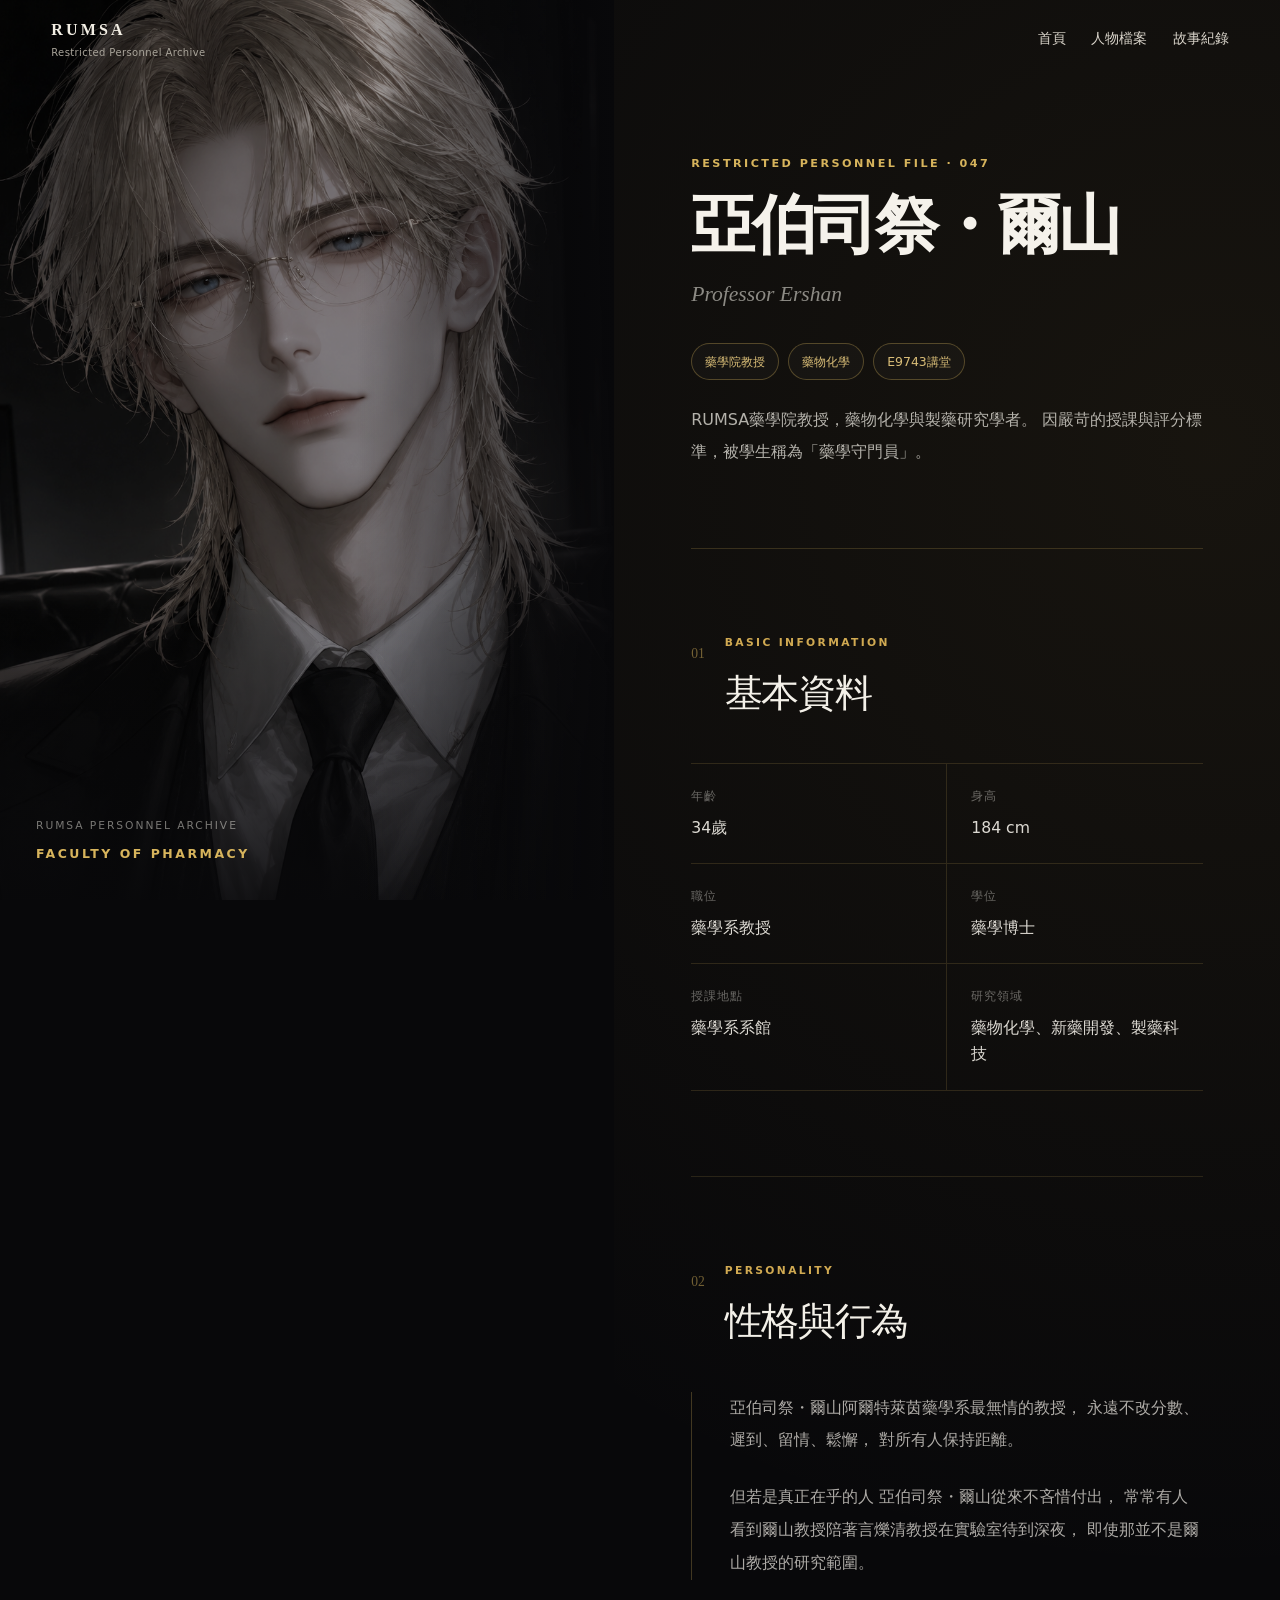
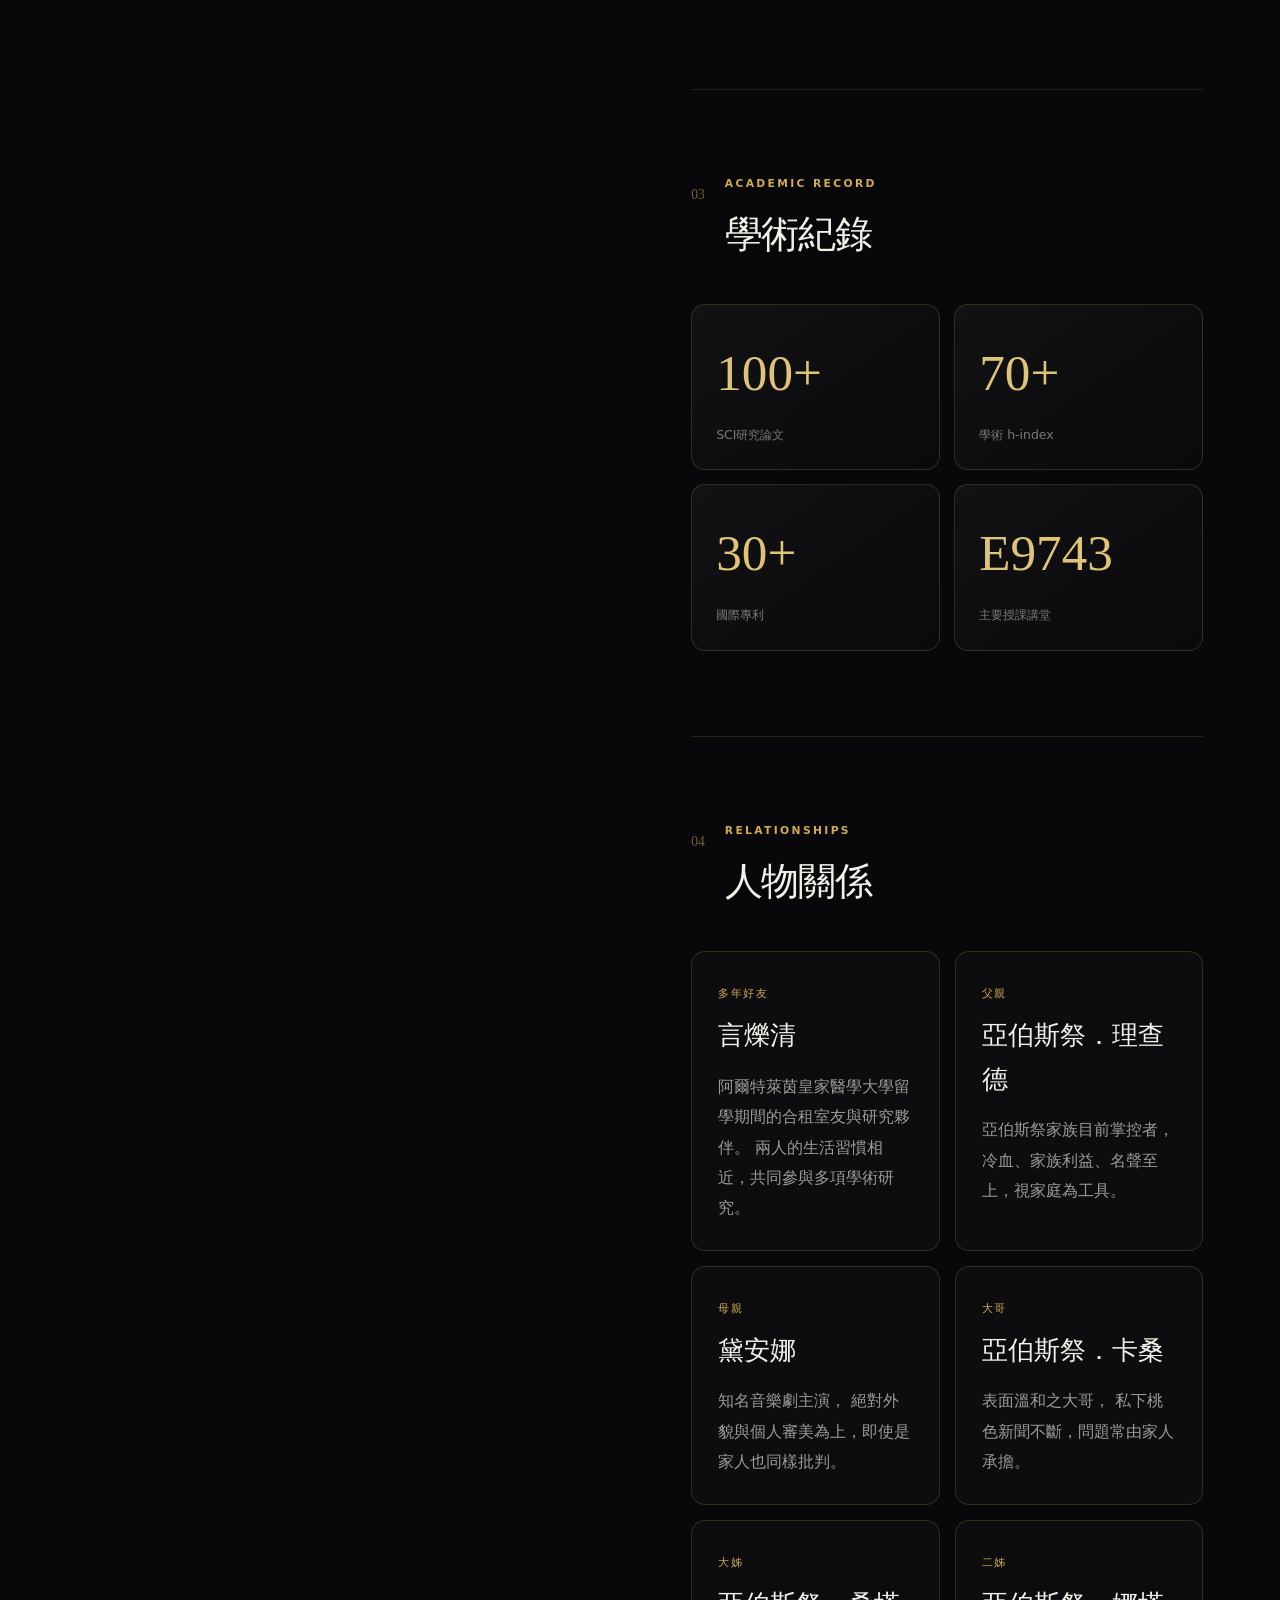
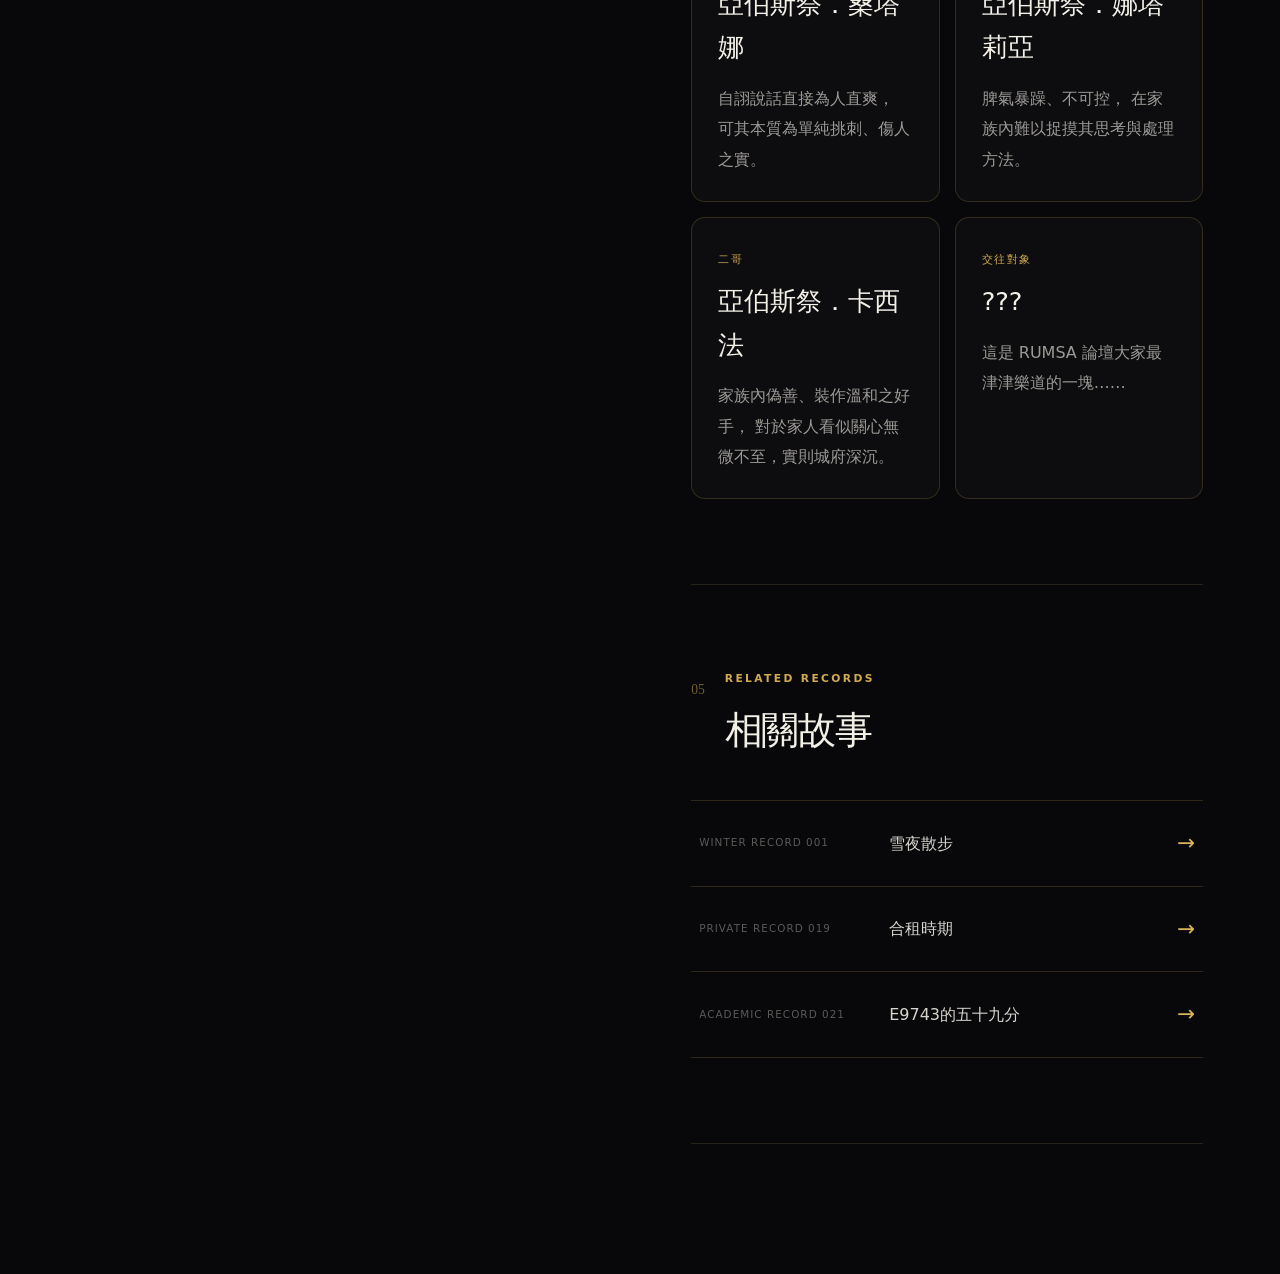
<file: characters/character-ershan.html>
<!DOCTYPE html>
<html lang="zh-Hant">
<head>
  <meta charset="UTF-8">
  <meta name="viewport"
        content="width=device-width, initial-scale=1.0">

  <title>亞伯司祭・爾山｜RUMSA</title>

  <link rel="stylesheet" href="../styles.css">
</head>

<body>
<header class="site-header">
  <a class="brand" href="../index.html">
    <span>
      <strong>RUMSA</strong>
      <small>Restricted Personnel Archive</small>
    </span>
  </a>

  <nav class="main-nav">
    <a href="../index.html">首頁</a>
    <a href="../characters.html">人物檔案</a>
    <a href="../stories.html">故事紀錄</a>
  </nav>
</header>

<main class="ershan-profile">

  <!-- 左側人物圖片 -->
  <aside class="ershan-image-side">

    <img
      src="../爾山 G.png"
      alt="亞伯司祭・爾山"
      class="ershan-main-image"
    >

    <div class="ershan-image-shade"></div>

    <div class="ershan-image-label">
      <span>RUMSA PERSONNEL ARCHIVE</span>
      <strong>FACULTY OF PHARMACY</strong>
    </div>

  </aside>

  <!-- 右側全部文字 -->
  <section class="ershan-content-side">

    <header class="ershan-heading">

      <p class="ershan-code">
        RESTRICTED PERSONNEL FILE · 047
      </p>

      <h1>亞伯司祭・爾山</h1>

      <p class="ershan-name-en">
        Professor Ershan
      </p>

      <div class="ershan-tags">
        <span>藥學院教授</span>
        <span>藥物化學</span>
        <span>E9743講堂</span>
      </div>

      <p class="ershan-introduction">
        RUMSA藥學院教授，藥物化學與製藥研究學者。
        因嚴苛的授課與評分標準，被學生稱為「藥學守門員」。
      </p>

    </header>

    <!-- 基本資料 -->
    <section class="ershan-section">

      <div class="ershan-section-title">
        <span>01</span>

        <div>
          <p>BASIC INFORMATION</p>
          <h2>基本資料</h2>
        </div>
      </div>

      <dl class="ershan-information">

        <div>
          <dt>年齡</dt>
          <dd>34歲</dd>
        </div>

        <div>
          <dt>身高</dt>
          <dd>184 cm</dd>
        </div>

        <div>
          <dt>職位</dt>
          <dd>藥學系教授</dd>
        </div>

        <div>
          <dt>學位</dt>
          <dd>藥學博士</dd>
        </div>

        <div>
          <dt>授課地點</dt>
          <dd>藥學系系館</dd>
        </div>

        <div>
          <dt>研究領域</dt>
          <dd>藥物化學、新藥開發、製藥科技</dd>
        </div>

      </dl>

    </section>

    <!-- 性格 -->
    <section class="ershan-section">

      <div class="ershan-section-title">
        <span>02</span>

        <div>
          <p>PERSONALITY</p>
          <h2>性格與行為</h2>
        </div>
      </div>

      <div class="ershan-text">
        <p>
          亞伯司祭・爾山阿爾特萊茵藥學系最無情的教授，
          永遠不改分數、遲到、留情、鬆懈，
          對所有人保持距離。
        </p>

        <p>
          但若是真正在乎的人
          亞伯司祭・爾山從來不吝惜付出，
          常常有人看到爾山教授陪著言爍清教授在實驗室待到深夜，
          即使那並不是爾山教授的研究範圍。
        </p>
      </div>

    </section>

    <!-- 學術紀錄 -->
    <section class="ershan-section">

      <div class="ershan-section-title">
        <span>03</span>

        <div>
          <p>ACADEMIC RECORD</p>
          <h2>學術紀錄</h2>
        </div>
      </div>

      <div class="ershan-achievements">

        <article>
          <strong>100+</strong>
          <span>SCI研究論文</span>
        </article>

        <article>
          <strong>70+</strong>
          <span>學術 h-index</span>
        </article>

        <article>
          <strong>30+</strong>
          <span>國際專利</span>
        </article>

        <article>
          <strong>E9743</strong>
          <span>主要授課講堂</span>
        </article>

      </div>

    </section>

    <!-- 人物關係 -->
    <section class="ershan-section">

      <div class="ershan-section-title">
        <span>04</span>

        <div>
          <p>RELATIONSHIPS</p>
          <h2>人物關係</h2>
        </div>
      </div>

      <div class="ershan-relationships">

        <article>
          <span>多年好友</span>
          <h3>言爍清</h3>

          <p>
            阿爾特萊茵皇家醫學大學留學期間的合租室友與研究夥伴。
            兩人的生活習慣相近，共同參與多項學術研究。
          </p>
        </article>

        <article>
          <span>父親</span>
          <h3>亞伯斯祭．理查德</h3>

          <p>
              亞伯斯祭家族目前掌控者，
              冷血、家族利益、名聲至上，視家庭為工具。
          </p>
        </article>

                <article>
          <span>母親</span>
          <h3>黛安娜</h3>

          <p>
              知名音樂劇主演，
              絕對外貌與個人審美為上，即使是家人也同樣批判。
          </p>
        </article>

               <article>
          <span>大哥</span>
          <h3> 亞伯斯祭．卡桑</h3>

          <p>
              表面溫和之大哥，
              私下桃色新聞不斷，問題常由家人承擔。
          </p>
        </article>

              <article>
          <span>大姊</span>
          <h3> 亞伯斯祭．桑塔娜</h3>

          <p>
              自詡說話直接為人直爽，
              可其本質為單純挑刺、傷人之實。
          </p>
        </article>

                 <article>
          <span>二姊</span>
          <h3> 亞伯斯祭．娜塔莉亞</h3>

          <p>
              脾氣暴躁、不可控，
              在家族內難以捉摸其思考與處理方法。
          </p>
        </article>

<article>
  <span>二哥</span>
  <h3>亞伯斯祭．卡西法</h3>
  <p>
    家族內偽善、裝作溫和之好手，
    對於家人看似關心無微不至，實則城府深沉。
  </p>
</article>

<article>
  <span>交往對象</span>
  <h3>???</h3>
  <p>
    這是 RUMSA 論壇大家最津津樂道的一塊……
  </p>
</article>

</div>
</section>

<!-- 故事 -->
<section class="ershan-section">
  <div class="ershan-section-title">
    <span>05</span>

    <div>
      <p>RELATED RECORDS</p>
      <h2>相關故事</h2>
    </div>
  </div>

  <div class="ershan-story-list">
    <a href="../story-snow-night.html">
      <small>WINTER RECORD 001</small>
      <strong>雪夜散步</strong>
      <span>→</span>
    </a>

    <a href="../story-germany.html">
      <small>PRIVATE RECORD 019</small>
      <strong>合租時期</strong>
      <span>→</span>
    </a>
    
    <a href="../story-e9743.html">
      <small>ACADEMIC RECORD 021</small>
      <strong>E9743的五十九分</strong>
      <span>→</span>
    </a>

  </div>
</section>
    </a>
  </div>
</section>

</main>
  <script src="../script.js"></script>
<!-- RUMSA analytics: start -->
<script id="rumsa-web-analytics" type="module" src="https://static.cloudflareinsights.com/beacon.min.js" data-cf-beacon='{"token":"fafe388e4a584b99971f1c4bdc647bdf","spa":false}'></script>
<!-- RUMSA analytics: end -->
</body>
</html>
</file>
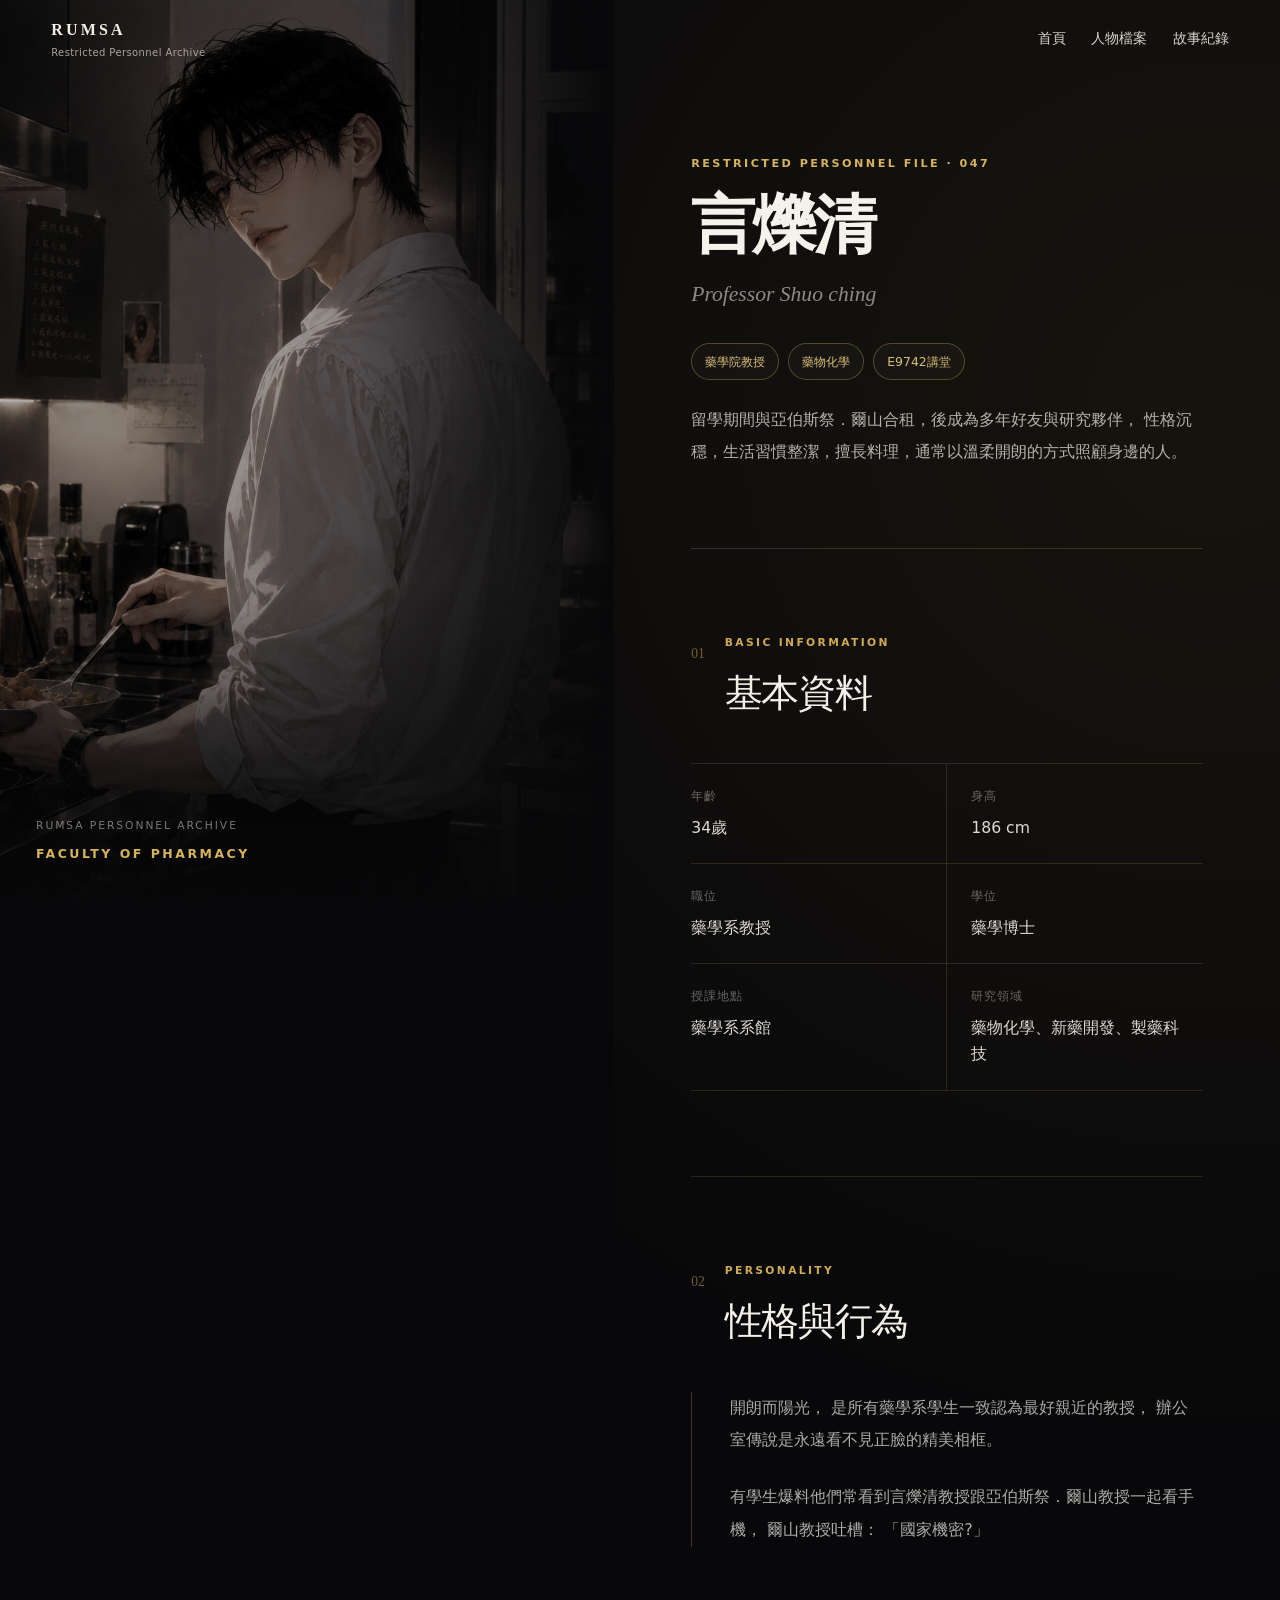
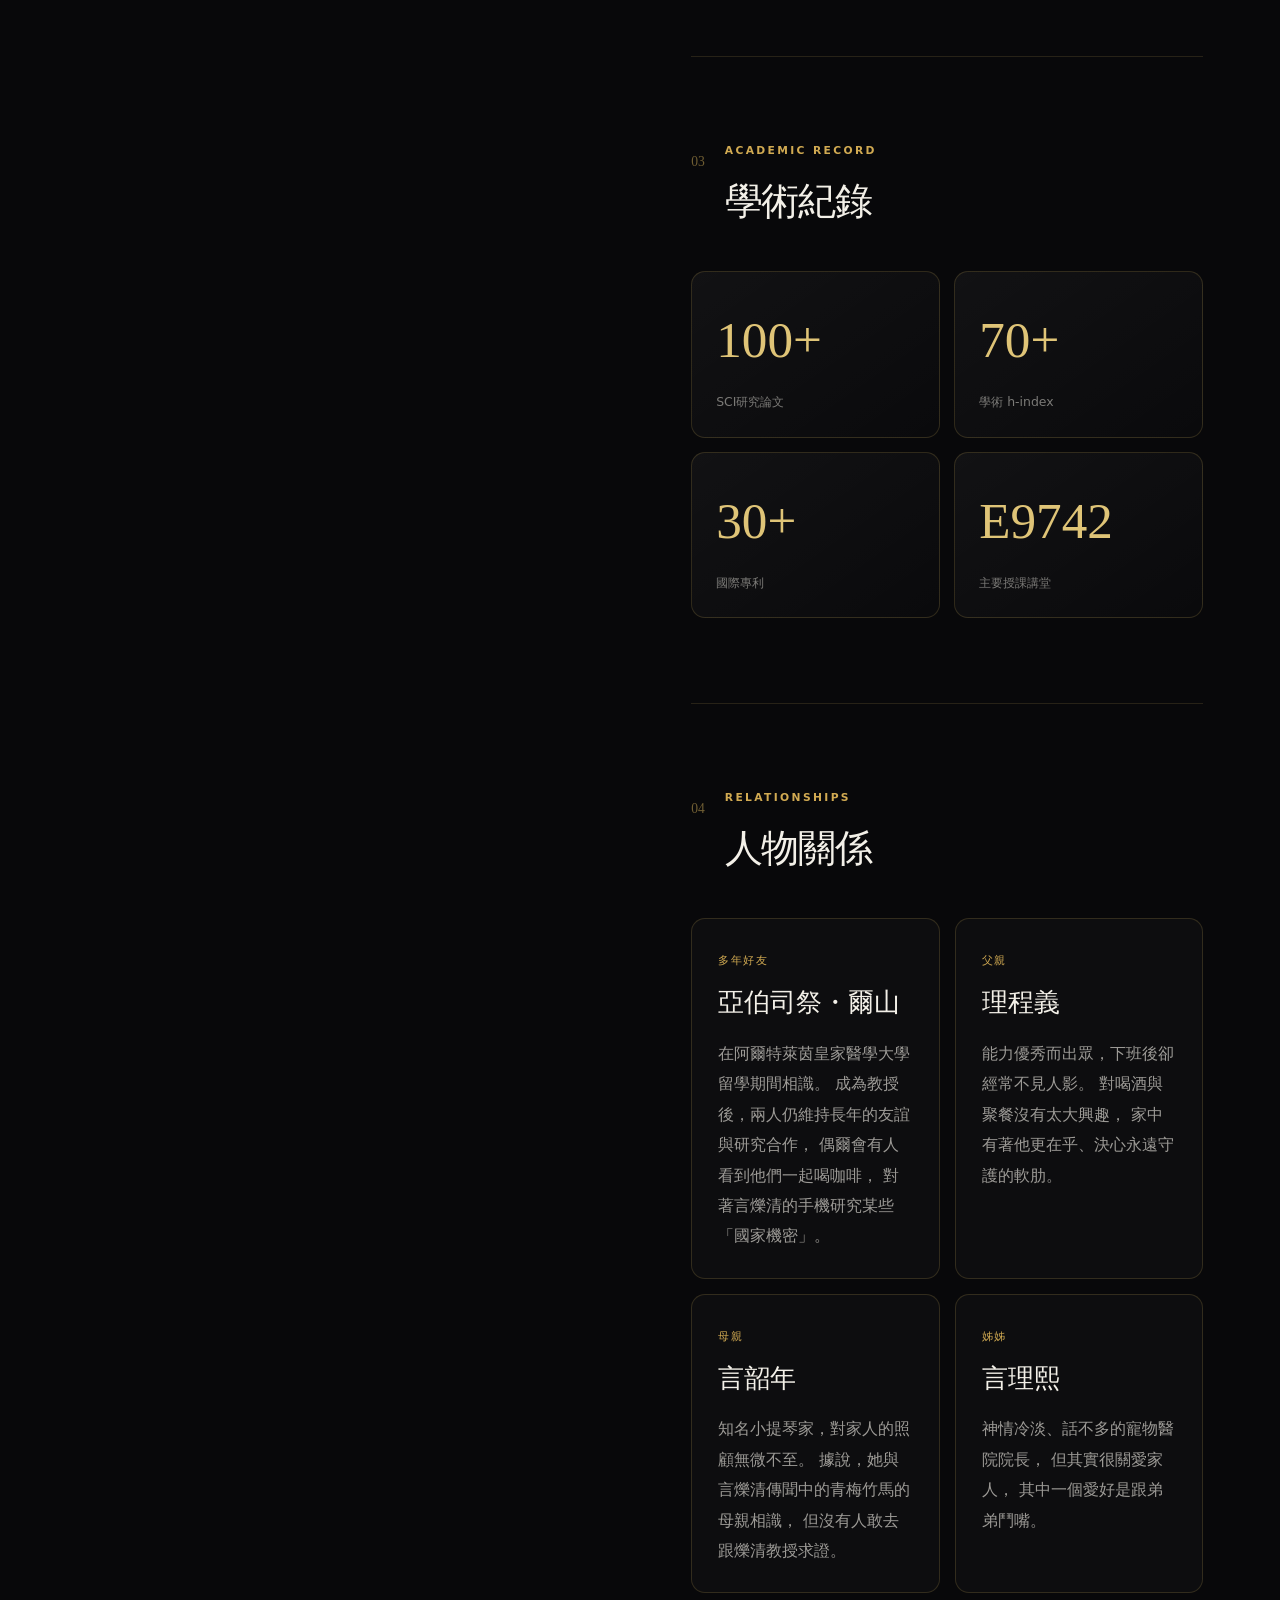
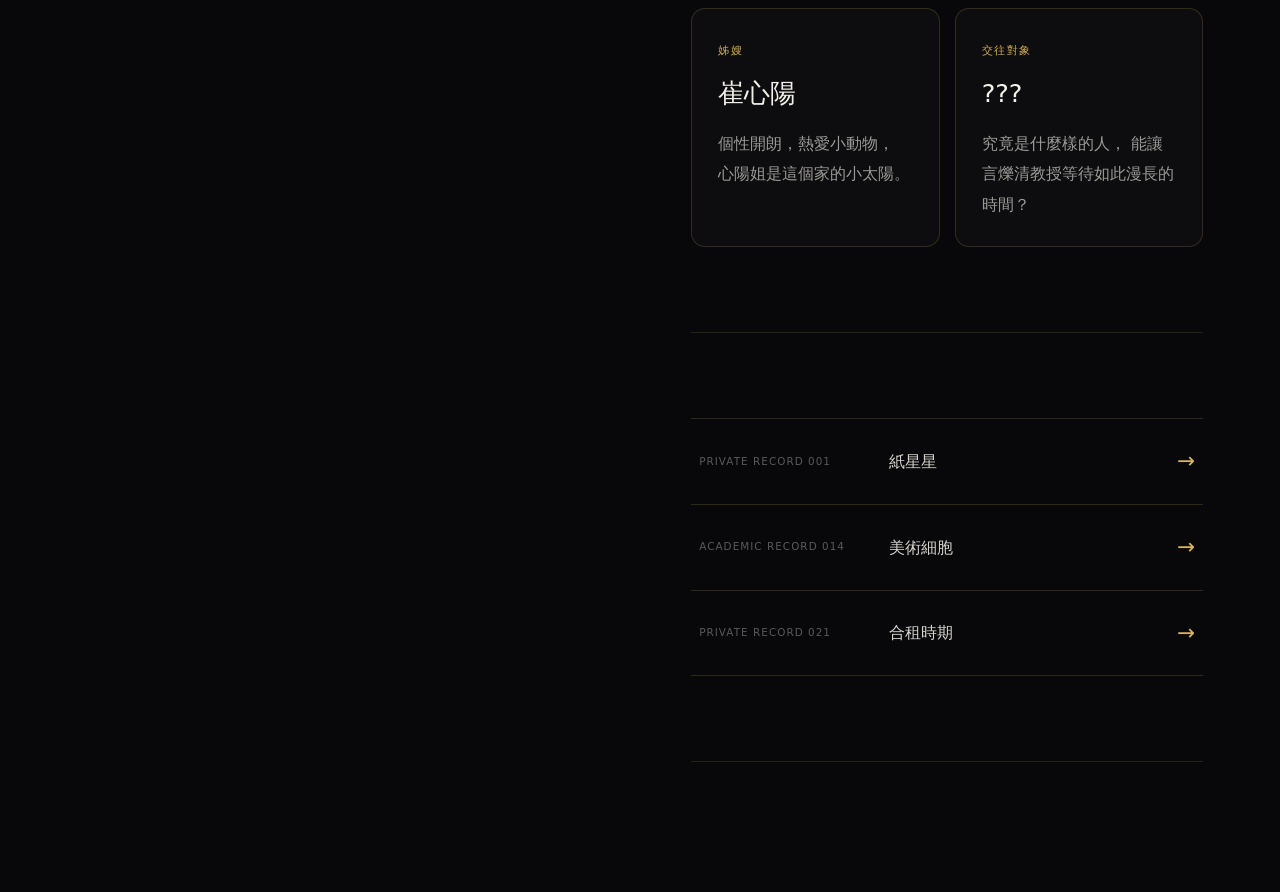
<file: characters/character-shuoching.html>
<!DOCTYPE html>
<html lang="zh-Hant">
<head>
  <meta charset="UTF-8">
  <meta name="viewport"
        content="width=device-width, initial-scale=1.0">

  <title>言爍清｜RUMSA</title>

<link rel="stylesheet" href="../styles.css">
</head>

<body>
<header class="site-header">
  <a class="brand" href="../index.html">
    <span>
      <strong>RUMSA</strong>
      <small>Restricted Personnel Archive</small>
    </span>
  </a>

  <nav class="main-nav">
    <a href="../index.html">首頁</a>
    <a href="../characters.html">人物檔案</a>
    <a href="../stories.html">故事紀錄</a>
  </nav>
</header>

<main class="ershan-profile">

  <!-- 左側人物圖片 -->
  <aside class="ershan-image-side">

    <img
      src="../言爍清 做飯.png"
      alt="言爍清"
      class="ershan-main-image"
    >

    <div class="ershan-image-shade"></div>

    <div class="ershan-image-label">
      <span>RUMSA PERSONNEL ARCHIVE</span>
      <strong>FACULTY OF PHARMACY</strong>
    </div>

  </aside>

  <!-- 右側全部文字 -->
  <section class="ershan-content-side">

    <header class="ershan-heading">

      <p class="ershan-code">
        RESTRICTED PERSONNEL FILE · 047
      </p>

      <h1>言爍清</h1>

      <p class="ershan-name-en">
        Professor Shuo ching
      </p>

      <div class="ershan-tags">
        <span>藥學院教授</span>
        <span>藥物化學</span>
        <span>E9742講堂</span>
      </div>

      <p class="ershan-introduction">
      留學期間與亞伯斯祭．爾山合租，後成為多年好友與研究夥伴，
      性格沉穩，生活習慣整潔，擅長料理，通常以溫柔開朗的方式照顧身邊的人。
      </p>

    </header>

    <!-- 基本資料 -->
    <section class="ershan-section">

      <div class="ershan-section-title">
        <span>01</span>

        <div>
          <p>BASIC INFORMATION</p>
          <h2>基本資料</h2>
        </div>
      </div>

      <dl class="ershan-information">

        <div>
          <dt>年齡</dt>
          <dd>34歲</dd>
        </div>

        <div>
          <dt>身高</dt>
          <dd>186 cm</dd>
        </div>

        <div>
          <dt>職位</dt>
          <dd>藥學系教授</dd>
        </div>

        <div>
          <dt>學位</dt>
          <dd>藥學博士</dd>
        </div>

        <div>
          <dt>授課地點</dt>
          <dd>藥學系系館</dd>
        </div>

        <div>
          <dt>研究領域</dt>
          <dd>藥物化學、新藥開發、製藥科技</dd>
        </div>

      </dl>

    </section>

    <!-- 性格 -->
    <section class="ershan-section">

      <div class="ershan-section-title">
        <span>02</span>

        <div>
          <p>PERSONALITY</p>
          <h2>性格與行為</h2>
        </div>
      </div>

      <div class="ershan-text">
        <p>
          開朗而陽光，
          是所有藥學系學生一致認為最好親近的教授，
          辦公室傳說是永遠看不見正臉的精美相框。
        </p>

        <p>
          有學生爆料他們常看到言爍清教授跟亞伯斯祭．爾山教授一起看手機，
          爾山教授吐槽：
          「國家機密?」
        </p>
      </div>

    </section>

    <!-- 學術紀錄 -->
    <section class="ershan-section">

      <div class="ershan-section-title">
        <span>03</span>

        <div>
          <p>ACADEMIC RECORD</p>
          <h2>學術紀錄</h2>
        </div>
      </div>

      <div class="ershan-achievements">

        <article>
          <strong>100+</strong>
          <span>SCI研究論文</span>
        </article>

        <article>
          <strong>70+</strong>
          <span>學術 h-index</span>
        </article>

        <article>
          <strong>30+</strong>
          <span>國際專利</span>
        </article>

        <article>
          <strong>E9742</strong>
          <span>主要授課講堂</span>
        </article>

      </div>

    </section>

    <!-- 人物關係 -->
<!-- 人物關係 -->
<section class="ershan-section">

  <div class="ershan-section-title">
    <span>04</span>

    <div>
      <p>RELATIONSHIPS</p>
      <h2>人物關係</h2>
    </div>
  </div>

  <div class="ershan-relationships">

    <article>
      <span>多年好友</span>
      <h3>亞伯司祭・爾山</h3>

      <p>
        在阿爾特萊茵皇家醫學大學留學期間相識。
        成為教授後，兩人仍維持長年的友誼與研究合作，
        偶爾會有人看到他們一起喝咖啡，
        對著言爍清的手機研究某些「國家機密」。
      </p>
    </article>

    <article>
      <span>父親</span>
      <h3>理程義</h3>

      <p>
        能力優秀而出眾，下班後卻經常不見人影。
        對喝酒與聚餐沒有太大興趣，
        家中有著他更在乎、決心永遠守護的軟肋。
      </p>
    </article>

    <article>
      <span>母親</span>
      <h3>言韶年</h3>

      <p>
        知名小提琴家，對家人的照顧無微不至。
        據說，她與言爍清傳聞中的青梅竹馬的母親相識，
        但沒有人敢去跟爍清教授求證。
      </p>
    </article>

    <article>
      <span>姊姊</span>
      <h3>言理熙</h3>

      <p>
        神情冷淡、話不多的寵物醫院院長，
        但其實很關愛家人，
        其中一個愛好是跟弟弟鬥嘴。
      </p>
    </article>

    <article>
      <span>姊嫂</span>
      <h3>崔心陽</h3>

      <p>
        個性開朗，熱愛小動物，
        心陽姐是這個家的小太陽。
      </p>
    </article>

    <article>
      <span>交往對象</span>
      <h3>???</h3>

      <p>
        究竟是什麼樣的人，
        能讓言爍清教授等待如此漫長的時間？
      </p>
    </article>

  </div>

</section>

    <!-- 故事 -->
    <section class="ershan-section">

      <div class="ershan-story-list">

  <a href="../stories/story-paper-stars.html">
    <small>PRIVATE RECORD 001</small>
    <strong>紙星星</strong>
    <span>→</span>
  </a>

  <a href="../stories/story-e9743.html">
    <small>ACADEMIC RECORD 014</small>
    <strong>美術細胞</strong>
    <span>→</span>
  </a>

  <a href="../stories/story-germany.html">
    <small>PRIVATE RECORD 021</small>
    <strong>合租時期</strong>
    <span>→</span>
  </a>

</div>

     </section>
</main>

<script src="../script.js"></script>
<!-- RUMSA analytics: start -->
<script id="rumsa-web-analytics" type="module" src="https://static.cloudflareinsights.com/beacon.min.js" data-cf-beacon='{"token":"fafe388e4a584b99971f1c4bdc647bdf","spa":false}'></script>
<!-- RUMSA analytics: end -->
</body>
</html>
</file>
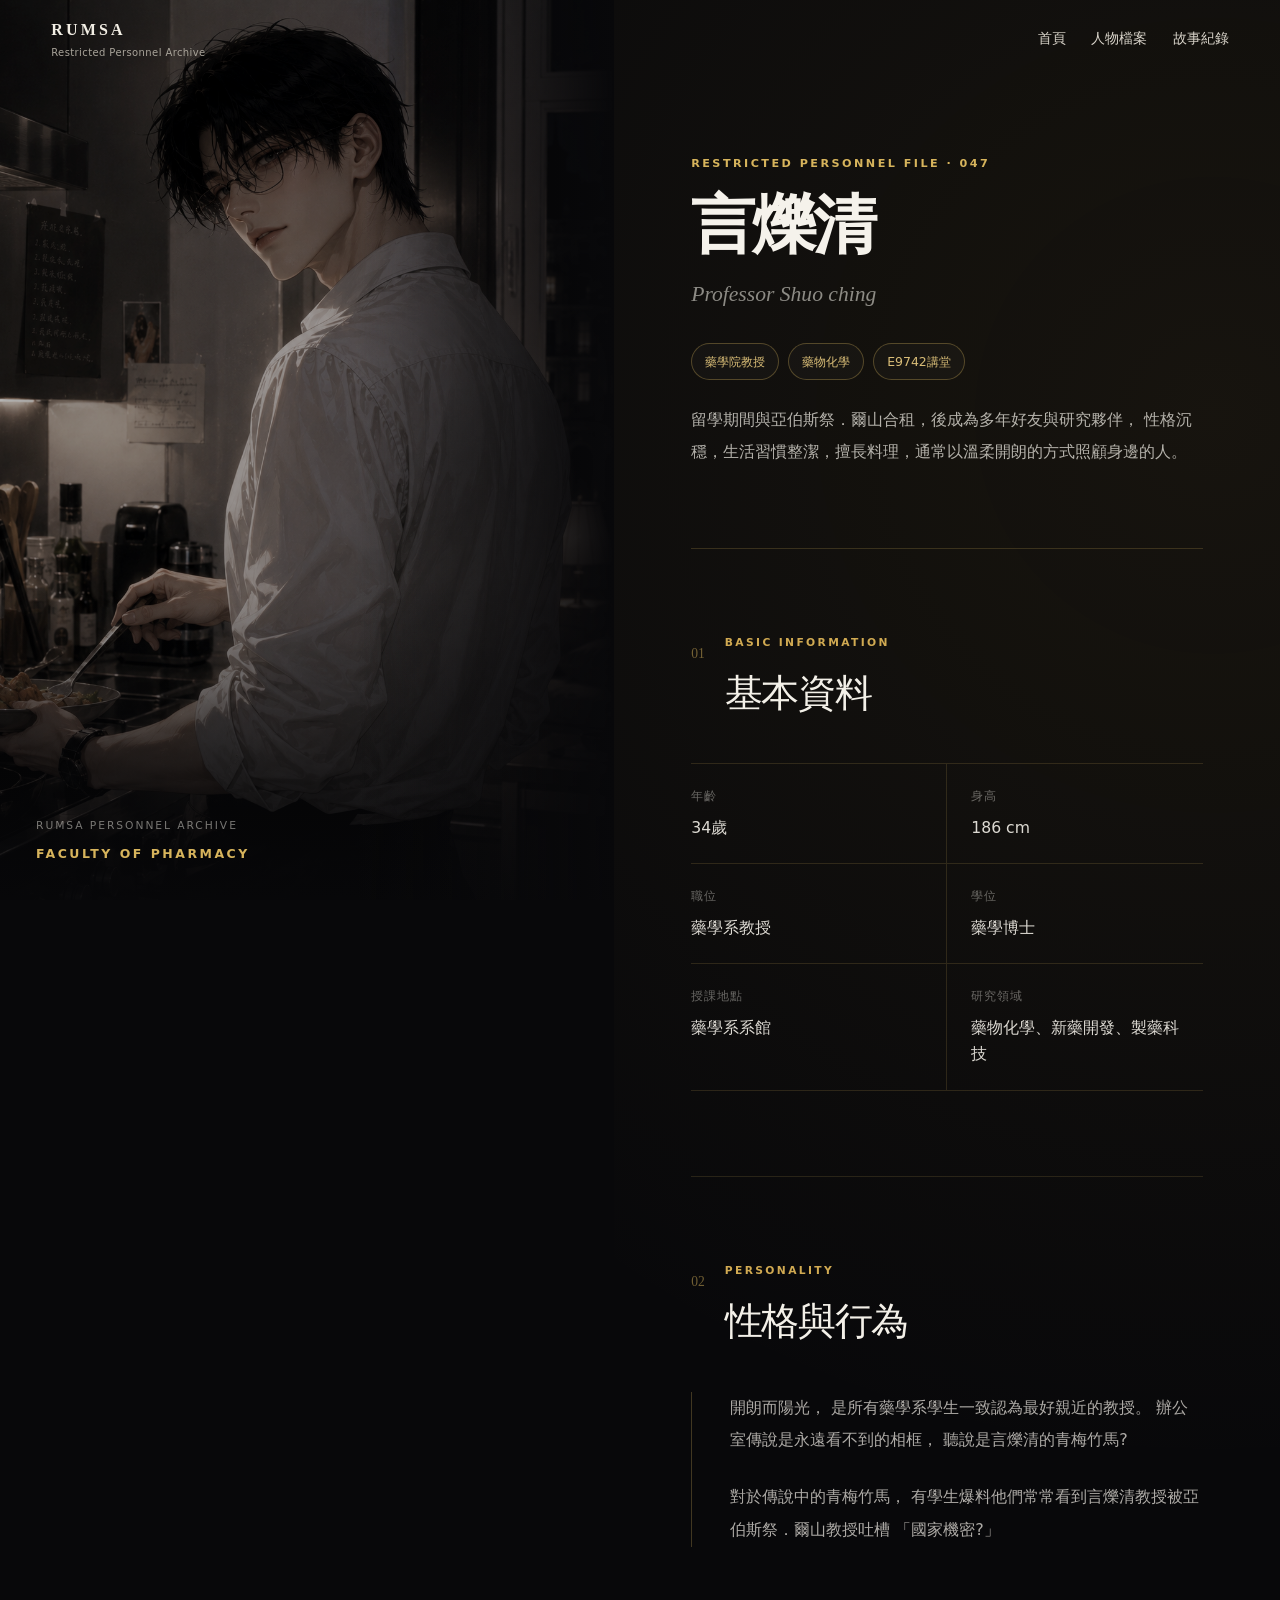
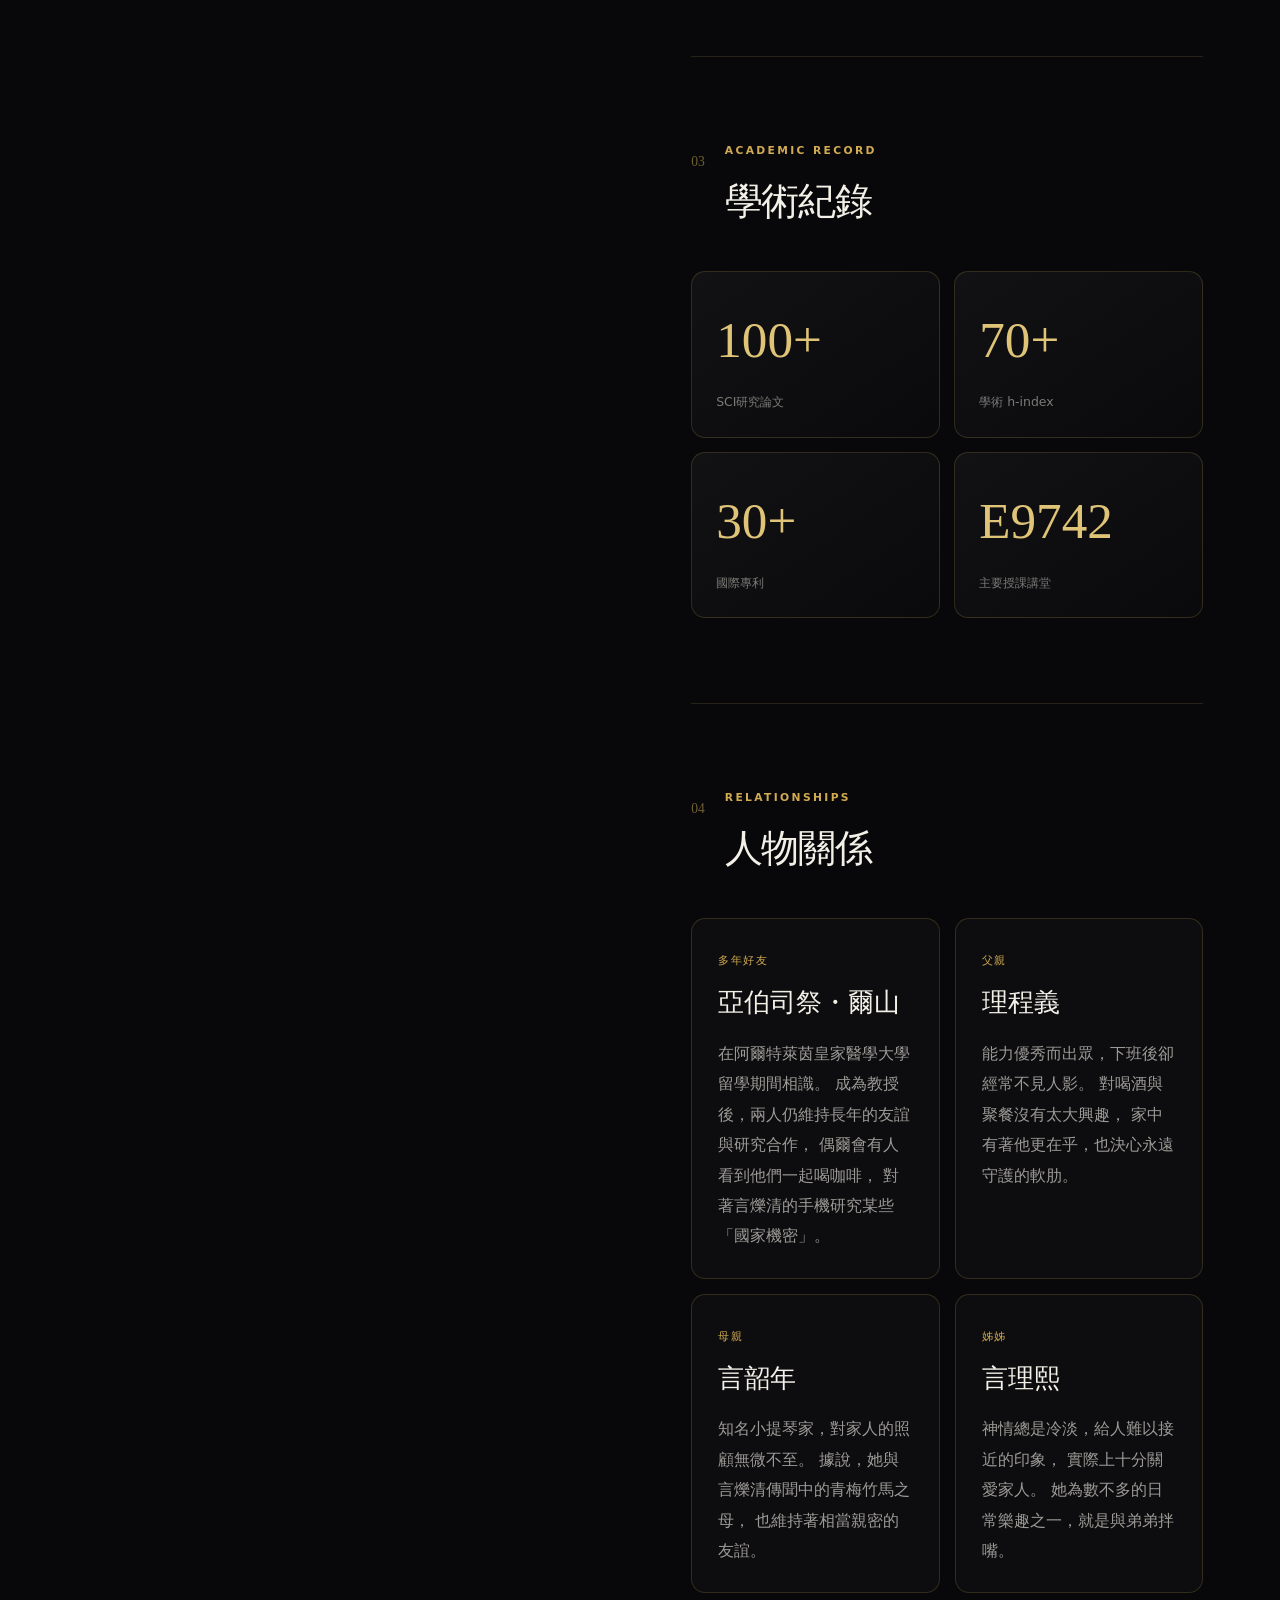
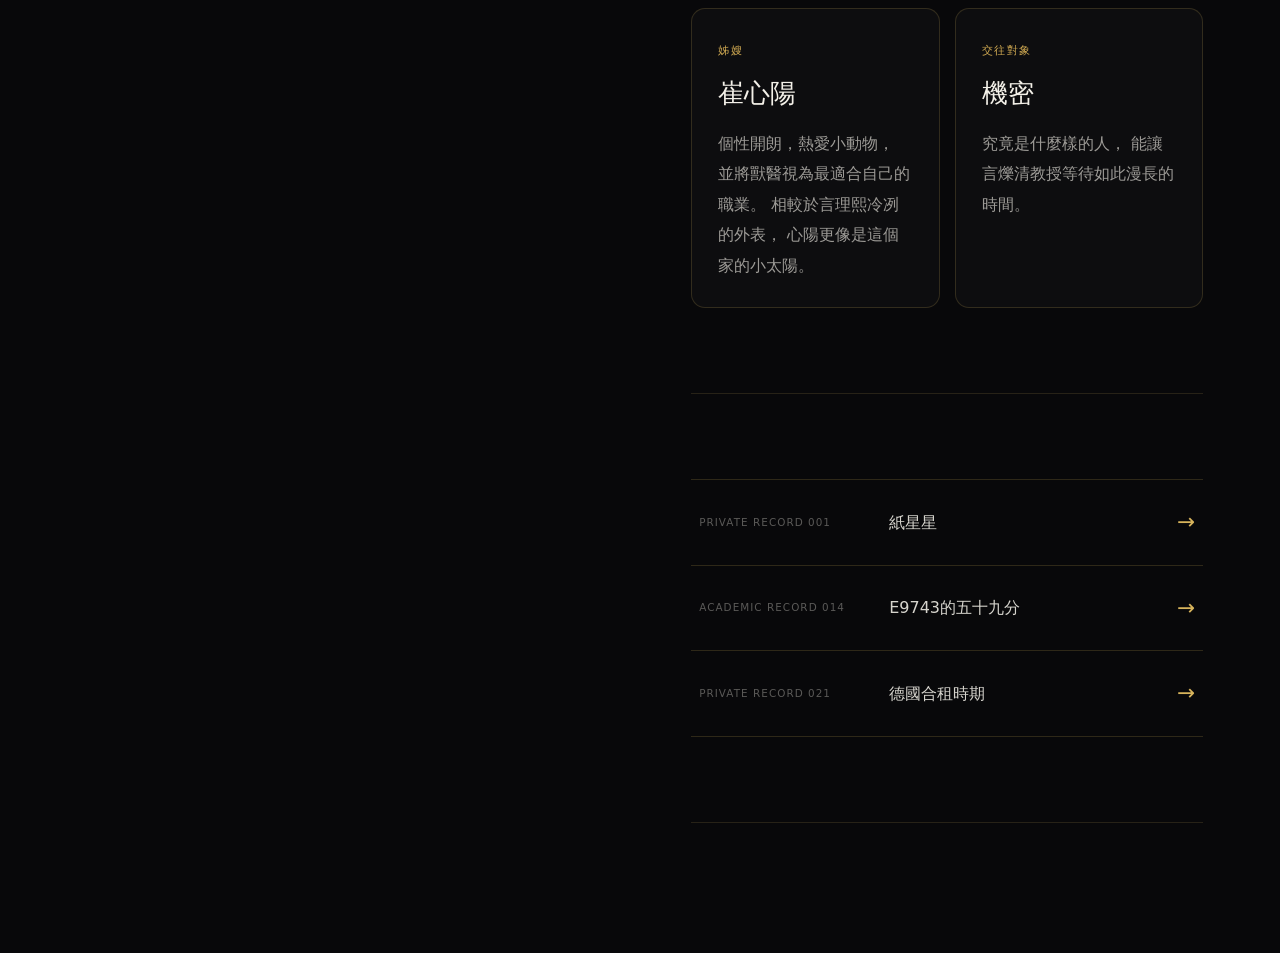
<file: characters/characters-shuoching.html>
<!DOCTYPE html>
<html lang="zh-Hant">
<head>
  <meta charset="UTF-8">
  <meta name="viewport"
        content="width=device-width, initial-scale=1.0">

  <title>言爍清｜RUMSA</title>

<link rel="stylesheet" href="../styles.css">
</head>

<body>
<header class="site-header">
  <a class="brand" href="../index.html">
    <span>
      <strong>RUMSA</strong>
      <small>Restricted Personnel Archive</small>
    </span>
  </a>

  <nav class="main-nav">
    <a href="../index.html">首頁</a>
    <a href="../characters.html">人物檔案</a>
    <a href="../stories.html">故事紀錄</a>
  </nav>
</header>

<main class="ershan-profile">

  <!-- 左側人物圖片 -->
  <aside class="ershan-image-side">

    <img
      src="../言爍清 做飯.png"
      alt="言爍清"
      class="ershan-main-image"
    >

    <div class="ershan-image-shade"></div>

    <div class="ershan-image-label">
      <span>RUMSA PERSONNEL ARCHIVE</span>
      <strong>FACULTY OF PHARMACY</strong>
    </div>

  </aside>

  <!-- 右側全部文字 -->
  <section class="ershan-content-side">

    <header class="ershan-heading">

      <p class="ershan-code">
        RESTRICTED PERSONNEL FILE · 047
      </p>

      <h1>言爍清</h1>

      <p class="ershan-name-en">
        Professor Shuo ching
      </p>

      <div class="ershan-tags">
        <span>藥學院教授</span>
        <span>藥物化學</span>
        <span>E9742講堂</span>
      </div>

      <p class="ershan-introduction">
      留學期間與亞伯斯祭．爾山合租，後成為多年好友與研究夥伴，
      性格沉穩，生活習慣整潔，擅長料理，通常以溫柔開朗的方式照顧身邊的人。
      </p>

    </header>

    <!-- 基本資料 -->
    <section class="ershan-section">

      <div class="ershan-section-title">
        <span>01</span>

        <div>
          <p>BASIC INFORMATION</p>
          <h2>基本資料</h2>
        </div>
      </div>

      <dl class="ershan-information">

        <div>
          <dt>年齡</dt>
          <dd>34歲</dd>
        </div>

        <div>
          <dt>身高</dt>
          <dd>186 cm</dd>
        </div>

        <div>
          <dt>職位</dt>
          <dd>藥學系教授</dd>
        </div>

        <div>
          <dt>學位</dt>
          <dd>藥學博士</dd>
        </div>

        <div>
          <dt>授課地點</dt>
          <dd>藥學系系館</dd>
        </div>

        <div>
          <dt>研究領域</dt>
          <dd>藥物化學、新藥開發、製藥科技</dd>
        </div>

      </dl>

    </section>

    <!-- 性格 -->
    <section class="ershan-section">

      <div class="ershan-section-title">
        <span>02</span>

        <div>
          <p>PERSONALITY</p>
          <h2>性格與行為</h2>
        </div>
      </div>

      <div class="ershan-text">
        <p>
          開朗而陽光，
          是所有藥學系學生一致認為最好親近的教授。
          辦公室傳說是永遠看不到的相框，
          聽說是言爍清的青梅竹馬?
        </p>

        <p>
          對於傳說中的青梅竹馬，
          有學生爆料他們常常看到言爍清教授被亞伯斯祭．爾山教授吐槽
          「國家機密?」
        </p>
      </div>

    </section>

    <!-- 學術紀錄 -->
    <section class="ershan-section">

      <div class="ershan-section-title">
        <span>03</span>

        <div>
          <p>ACADEMIC RECORD</p>
          <h2>學術紀錄</h2>
        </div>
      </div>

      <div class="ershan-achievements">

        <article>
          <strong>100+</strong>
          <span>SCI研究論文</span>
        </article>

        <article>
          <strong>70+</strong>
          <span>學術 h-index</span>
        </article>

        <article>
          <strong>30+</strong>
          <span>國際專利</span>
        </article>

        <article>
          <strong>E9742</strong>
          <span>主要授課講堂</span>
        </article>

      </div>

    </section>

    <!-- 人物關係 -->
<!-- 人物關係 -->
<section class="ershan-section">

  <div class="ershan-section-title">
    <span>04</span>

    <div>
      <p>RELATIONSHIPS</p>
      <h2>人物關係</h2>
    </div>
  </div>

  <div class="ershan-relationships">

    <article>
      <span>多年好友</span>
      <h3>亞伯司祭・爾山</h3>

      <p>
        在阿爾特萊茵皇家醫學大學留學期間相識。
        成為教授後，兩人仍維持長年的友誼與研究合作，
        偶爾會有人看到他們一起喝咖啡，
        對著言爍清的手機研究某些「國家機密」。
      </p>
    </article>

    <article>
      <span>父親</span>
      <h3>理程義</h3>

      <p>
        能力優秀而出眾，下班後卻經常不見人影。
        對喝酒與聚餐沒有太大興趣，
        家中有著他更在乎，也決心永遠守護的軟肋。
      </p>
    </article>

    <article>
      <span>母親</span>
      <h3>言韶年</h3>

      <p>
        知名小提琴家，對家人的照顧無微不至。
        據說，她與言爍清傳聞中的青梅竹馬之母，
        也維持著相當親密的友誼。
      </p>
    </article>

    <article>
      <span>姊姊</span>
      <h3>言理熙</h3>

      <p>
        神情總是冷淡，給人難以接近的印象，
        實際上十分關愛家人。
        她為數不多的日常樂趣之一，就是與弟弟拌嘴。
      </p>
    </article>

    <article>
      <span>姊嫂</span>
      <h3>崔心陽</h3>

      <p>
        個性開朗，熱愛小動物，
        並將獸醫視為最適合自己的職業。
        相較於言理熙冷冽的外表，
        心陽更像是這個家的小太陽。
      </p>
    </article>

    <article>
      <span>交往對象</span>
      <h3>機密</h3>

      <p>
        究竟是什麼樣的人，
        能讓言爍清教授等待如此漫長的時間。
      </p>
    </article>

  </div>

</section>

    <!-- 故事 -->
    <section class="ershan-section">

      <div class="ershan-story-list">

  <a href="../stories/story-paper-stars.html">
    <small>PRIVATE RECORD 001</small>
    <strong>紙星星</strong>
    <span>→</span>
  </a>

  <a href="../stories/story-e9743.html">
    <small>ACADEMIC RECORD 014</small>
    <strong>E9743的五十九分</strong>
    <span>→</span>
  </a>

  <a href="../stories/story-germany.html">
    <small>PRIVATE RECORD 021</small>
    <strong>德國合租時期</strong>
    <span>→</span>
  </a>

</div>

     </section>
</main>

<script src="../script.js"></script>
</body>
</html>
</file>
<file: styles.css>
:root {
  --bg: #09090b;
  --bg-soft: #101014;
  --surface: #15151a;
  --surface-2: #1a1a20;
  --text: #f2eee4;
  --muted: #a9a49a;
  --gold: #c8a767;
  --gold-light: #e2c98e;
  --line: rgba(226, 201, 142, 0.22);
  --white-line: rgba(255, 255, 255, 0.08);
  --radius: 24px;
  --shadow: 0 30px 80px rgba(0, 0, 0, 0.32);
}

* { box-sizing: border-box; }
html { scroll-behavior: smooth; }
body {
  margin: 0;
  background:
    radial-gradient(circle at 15% 0%, rgba(200, 167, 103, 0.08), transparent 28rem),
    radial-gradient(circle at 90% 24%, rgba(95, 86, 116, 0.08), transparent 32rem),
    var(--bg);
  color: var(--text);
  font-family: "Noto Sans TC", "PingFang TC", "Microsoft JhengHei", system-ui, sans-serif;
  line-height: 1.7;
  overflow-x: hidden;
}

::selection { background: var(--gold); color: #111; }
a { color: inherit; text-decoration: none; }
button, input { font: inherit; }
button { color: inherit; }

.noise {
  position: fixed;
  inset: 0;
  pointer-events: none;
  z-index: 999;
  opacity: 0.03;
  background-image: url("data:image/svg+xml,%3Csvg viewBox='0 0 180 180' xmlns='http://www.w3.org/2000/svg'%3E%3Cfilter id='n'%3E%3CfeTurbulence type='fractalNoise' baseFrequency='.95' numOctaves='3' stitchTiles='stitch'/%3E%3C/filter%3E%3Crect width='100%25' height='100%25' filter='url(%23n)' opacity='.5'/%3E%3C/svg%3E");
}

.sr-only {
  position: absolute;
  width: 1px;
  height: 1px;
  padding: 0;
  margin: -1px;
  overflow: hidden;
  clip: rect(0, 0, 0, 0);
  white-space: nowrap;
  border: 0;
}

.site-header {
  position: fixed;
  top: 0;
  left: 0;
  right: 0;
  z-index: 100;
  display: flex;
  align-items: center;
  justify-content: space-between;
  min-height: 78px;
  padding: 0 4vw;
  border-bottom: 1px solid transparent;
  transition: background 0.3s ease, border-color 0.3s ease, backdrop-filter 0.3s ease;
}

.site-header.scrolled {
  background: rgba(9, 9, 11, 0.84);
  border-color: var(--white-line);
  backdrop-filter: blur(18px);
}

.brand { display: flex; align-items: center; gap: 12px; }
.brand-mark {
  width: 44px;
  height: 44px;
  display: grid;
  place-items: center;
  color: var(--gold-light);
  border: 1px solid var(--line);
  border-radius: 50%;
}
.brand-mark svg { width: 30px; }
.brand strong { display: block; letter-spacing: 0.2em; font-family: Georgia, serif; }
.brand small { display: block; font-size: 10px; color: var(--muted); letter-spacing: 0.04em; }

.main-nav { display: flex; align-items: center; gap: clamp(16px, 2vw, 34px); }
.main-nav a { color: #d9d4ca; font-size: 14px; position: relative; }
.main-nav a::after {
  content: "";
  position: absolute;
  left: 0;
  right: 100%;
  bottom: -8px;
  height: 1px;
  background: var(--gold);
  transition: right 0.25s ease;
}
.main-nav a:hover::after { right: 0; }

.nav-toggle { display: none; border: 0; background: transparent; width: 42px; height: 42px; padding: 8px; }
.nav-toggle span { display: block; height: 1px; background: var(--text); margin: 6px 0; transition: 0.25s ease; }

.section-shell { width: min(1180px, 90vw); margin: 0 auto; }
.hero {
  min-height: 100vh;
  display: grid;
  grid-template-columns: minmax(0, 1.2fr) minmax(360px, 0.8fr);
  align-items: center;
  gap: 7vw;
  padding-top: 120px;
  padding-bottom: 80px;
}

.eyebrow {
  margin: 0 0 18px;
  color: var(--gold-light);
  font-size: 12px;
  letter-spacing: 0.22em;
  text-transform: uppercase;
}

.hero h1, .section-heading h2, .closing-section h2 {
  font-family: "Noto Serif TC", "Songti TC", Georgia, serif;
  font-weight: 500;
  letter-spacing: -0.035em;
}
.hero h1 {
  margin: 0;
  font-size: clamp(54px, 7vw, 98px);
  line-height: 1.08;
}
.hero h1 span { color: var(--gold-light); }
.hero-lead { max-width: 720px; margin: 28px 0 0; color: #c5c0b6; font-size: 18px; }
.hero-actions { display: flex; flex-wrap: wrap; gap: 14px; margin-top: 38px; }
.button {
  min-height: 50px;
  display: inline-flex;
  align-items: center;
  justify-content: center;
  padding: 0 24px;
  border: 1px solid var(--line);
  border-radius: 999px;
  font-size: 14px;
  transition: transform 0.25s ease, background 0.25s ease, border-color 0.25s ease;
}
.button:hover { transform: translateY(-2px); }
.button-primary { background: var(--gold); border-color: var(--gold); color: #14110c; font-weight: 700; }
.button-primary:hover { background: var(--gold-light); }
.button-ghost { background: rgba(255,255,255,0.02); }
.button-ghost:hover { border-color: var(--gold); }

.hero-emblem {
  position: relative;
  aspect-ratio: 1;
  display: grid;
  place-items: center;
}
.emblem-core {
  width: 74%;
  aspect-ratio: 1;
  display: grid;
  place-items: center;
  border-radius: 50%;
  color: var(--gold-light);
  background: radial-gradient(circle, rgba(200,167,103,.11), rgba(200,167,103,.015) 55%, transparent 70%);
  box-shadow: inset 0 0 80px rgba(200,167,103,.04), 0 0 80px rgba(200,167,103,.06);
}
.emblem-core svg { width: 100%; filter: drop-shadow(0 12px 30px rgba(0,0,0,.35)); }
.orbit { position: absolute; border: 1px solid var(--line); border-radius: 50%; }
.orbit-a { width: 92%; height: 92%; animation: spin 28s linear infinite; }
.orbit-a::before, .orbit-b::before {
  content: "";
  position: absolute;
  width: 8px;
  height: 8px;
  border-radius: 50%;
  background: var(--gold-light);
  box-shadow: 0 0 16px rgba(226,201,142,.8);
}
.orbit-a::before { top: 13%; left: 18%; }
.orbit-b { width: 58%; height: 58%; border-style: dashed; animation: spin-reverse 20s linear infinite; }
.orbit-b::before { right: 5%; bottom: 25%; }
.hero-note {
  position: absolute;
  right: 0;
  bottom: 12%;
  padding: 10px 16px;
  border-left: 1px solid var(--gold);
  color: #d8d2c6;
  font-family: Georgia, serif;
}
.hero-note span { color: var(--muted); font-size: 11px; letter-spacing: .12em; }

@keyframes spin { to { transform: rotate(360deg); } }
@keyframes spin-reverse { to { transform: rotate(-360deg); } }

.stats-strip {
  width: min(1320px, 96vw);
  margin: 0 auto;
  display: grid;
  grid-template-columns: repeat(5, 1fr);
  border-top: 1px solid var(--white-line);
  border-bottom: 1px solid var(--white-line);
}
.stats-strip article { padding: 28px 20px; text-align: center; border-right: 1px solid var(--white-line); }
.stats-strip article:last-child { border-right: 0; }
.stats-strip strong { display: block; font-family: Georgia, serif; color: var(--gold-light); font-size: 30px; font-weight: 500; }
.stats-strip span { color: var(--muted); font-size: 13px; }

.split-section { display: grid; grid-template-columns: .9fr 1.1fr; gap: 8vw; padding-top: 150px; padding-bottom: 150px; }
.section-heading h2 { margin: 0; font-size: clamp(40px, 5vw, 68px); line-height: 1.16; }
.section-heading.centered { max-width: 800px; margin: 0 auto 52px; text-align: center; }
.section-heading.centered > p:last-child { color: var(--muted); }
.split-content > p { color: #c7c2b8; font-size: 17px; margin-top: 0; }
.quote-card {
  margin-top: 34px;
  padding: 30px;
  border: 1px solid var(--line);
  border-radius: var(--radius);
  background: linear-gradient(140deg, rgba(200,167,103,.08), rgba(255,255,255,.015));
}
.quote-card span { color: var(--muted); font-size: 12px; letter-spacing: .18em; }
.quote-card blockquote { margin: 8px 0 0; font-family: Georgia, serif; color: var(--gold-light); font-size: 30px; }
.quote-card p { margin: 2px 0 0; color: var(--muted); }

.faculties-section { padding-top: 130px; padding-bottom: 150px; }
.faculty-tools { display: flex; justify-content: space-between; gap: 20px; margin-bottom: 34px; }
.faculty-search { flex: 1; max-width: 480px; }
.faculty-search input {
  width: 100%;
  min-height: 48px;
  padding: 0 18px;
  color: var(--text);
  background: var(--surface);
  border: 1px solid var(--white-line);
  border-radius: 999px;
  outline: none;
}
.faculty-search input:focus { border-color: var(--gold); box-shadow: 0 0 0 3px rgba(200,167,103,.1); }
.faculty-filter { display: flex; flex-wrap: wrap; gap: 8px; }
.filter-button {
  border: 1px solid var(--white-line);
  border-radius: 999px;
  background: transparent;
  padding: 10px 15px;
  cursor: pointer;
  font-size: 13px;
}
.filter-button:hover, .filter-button.active { background: var(--gold); border-color: var(--gold); color: #17130d; }

.faculty-grid { display: grid; grid-template-columns: repeat(3, minmax(0, 1fr)); gap: 16px; }
.faculty-card {
  position: relative;
  min-height: 390px;
  padding: 30px;
  overflow: hidden;
  border: 1px solid var(--white-line);
  border-radius: var(--radius);
  background: linear-gradient(150deg, rgba(255,255,255,.035), rgba(255,255,255,.012));
  transition: transform .3s ease, border-color .3s ease, background .3s ease;
}
.faculty-card::after {
  content: "";
  position: absolute;
  width: 180px;
  height: 180px;
  right: -90px;
  bottom: -90px;
  border: 1px solid var(--line);
  border-radius: 50%;
  transition: transform .4s ease;
}
.faculty-card:hover { transform: translateY(-7px); border-color: rgba(226,201,142,.48); background: linear-gradient(150deg, rgba(200,167,103,.08), rgba(255,255,255,.015)); }
.faculty-card:hover::after { transform: scale(1.2); }
.faculty-card.featured { border-color: rgba(226,201,142,.5); background: linear-gradient(150deg, rgba(200,167,103,.13), rgba(255,255,255,.018)); }
.faculty-index { color: var(--muted); font-family: Georgia, serif; }
.faculty-symbol { float: right; color: var(--gold-light); font-size: 22px; }
.faculty-badge { display: inline-block; margin: 16px 0 0; padding: 4px 9px; border-radius: 999px; background: rgba(200,167,103,.13); color: var(--gold-light); font-size: 11px; letter-spacing: .1em; }
.faculty-card h3 { margin: 34px 0 2px; font-family: "Noto Serif TC", Georgia, serif; font-size: 25px; font-weight: 500; }
.faculty-en { margin: 0; color: var(--gold); font-family: Georgia, serif; font-size: 13px; min-height: 44px; }
.faculty-card > p:not(.faculty-en) { color: #bdb8ae; font-size: 14px; }
.faculty-card ul { display: flex; flex-wrap: wrap; gap: 6px; list-style: none; padding: 0; margin: 22px 0 0; }
.faculty-card li { padding: 5px 9px; border: 1px solid var(--white-line); border-radius: 999px; color: #aaa59c; font-size: 11px; }
.faculty-card[hidden] { display: none; }
.empty-state { text-align: center; color: var(--muted); padding: 40px 0; }

.research-section { padding: 140px 0; border-top: 1px solid var(--white-line); border-bottom: 1px solid var(--white-line); background: #0c0c0f; }
.research-layout { display: grid; grid-template-columns: 1fr 1fr; gap: 7vw; align-items: center; margin-top: 56px; }
.research-map { position: relative; min-height: 520px; border: 1px solid var(--white-line); border-radius: 50%; background: radial-gradient(circle at center, rgba(200,167,103,.08), transparent 55%); }
.research-map::before, .research-map::after { content: ""; position: absolute; inset: 15%; border: 1px dashed var(--line); border-radius: 50%; }
.research-map::after { inset: 32%; }
.research-node {
  position: absolute;
  min-width: 132px;
  padding: 12px 14px;
  text-align: center;
  border: 1px solid var(--line);
  border-radius: 14px;
  background: rgba(15,15,19,.92);
  color: #d8d2c6;
  font-size: 12px;
  box-shadow: var(--shadow);
}
.node-center { inset: 50% auto auto 50%; transform: translate(-50%,-50%); min-width: 170px; color: var(--gold-light); font-family: Georgia, serif; font-size: 20px; }
.node-center span { color: var(--muted); font-family: inherit; font-size: 10px; }
.node-a { top: 9%; left: 38%; }
.node-b { top: 31%; right: 1%; }
.node-c { bottom: 12%; right: 12%; }
.node-d { bottom: 10%; left: 8%; }
.node-e { top: 29%; left: 0; }
.research-list { display: grid; gap: 6px; }
.research-list article { display: grid; grid-template-columns: 52px 1fr; gap: 18px; padding: 25px 0; border-bottom: 1px solid var(--white-line); }
.research-list article > span { color: var(--gold); font-family: Georgia, serif; }
.research-list h3 { margin: 0; font-size: 20px; }
.research-list p { margin: 7px 0 0; color: var(--muted); }

.campus-section { padding-top: 140px; padding-bottom: 150px; }
.campus-grid { display: grid; grid-template-columns: repeat(2, 1fr); gap: 18px; }
.campus-card { border: 1px solid var(--white-line); border-radius: var(--radius); background: var(--surface); overflow: hidden; }
.campus-card > div:last-child, .campus-card.wide > div:first-child { padding: 28px; }
.campus-card h3 { margin: 4px 0 8px; font-family: "Noto Serif TC", Georgia, serif; font-size: 26px; font-weight: 500; }
.campus-card p { color: var(--muted); }
.card-kicker { margin: 0; color: var(--gold) !important; font-size: 11px; letter-spacing: .18em; }
.campus-visual { min-height: 250px; display: grid; place-items: center; position: relative; overflow: hidden; color: rgba(255,255,255,.72); font-family: Georgia, serif; letter-spacing: .2em; font-size: 12px; }
.campus-visual::before, .campus-visual::after { content: ""; position: absolute; }
.library-visual { background: linear-gradient(0deg, rgba(9,9,11,.2), rgba(9,9,11,.2)), repeating-linear-gradient(90deg, #1e1b17 0 18px, #121114 18px 38px); }
.library-visual::before { width: 62%; height: 88%; bottom: 0; border: 2px solid rgba(226,201,142,.45); border-bottom: 0; border-radius: 120px 120px 0 0; box-shadow: inset 0 0 90px rgba(200,167,103,.08); }
.library-visual::after { width: 1px; height: 80%; background: rgba(226,201,142,.45); }
.hall-visual { background: radial-gradient(circle at 50% 100%, rgba(200,167,103,.2), transparent 40%), linear-gradient(150deg, #27221b, #101014 60%); }
.hall-visual::before { width: 80%; height: 38%; bottom: 15%; border: 1px solid rgba(226,201,142,.35); transform: perspective(300px) rotateX(55deg); }
.market-visual { background: radial-gradient(circle at 20% 20%, rgba(226,201,142,.24) 0 2px, transparent 3px), radial-gradient(circle at 70% 35%, rgba(226,201,142,.2) 0 2px, transparent 3px), linear-gradient(160deg, #1d2630, #171217 65%); background-size: 90px 90px, 120px 120px, auto; }
.market-visual::before { bottom: -10px; width: 120%; height: 80px; background: #e6e1d8; border-radius: 50% 50% 0 0; opacity: .8; }
.campus-card.wide { grid-column: 1 / -1; display: grid; grid-template-columns: .9fr 1.1fr; align-items: center; min-height: 310px; }
.club-cloud { min-height: 100%; display: flex; flex-wrap: wrap; align-content: center; justify-content: center; gap: 12px; padding: 30px; background: radial-gradient(circle, rgba(200,167,103,.09), transparent 62%); }
.club-cloud span { padding: 10px 14px; border: 1px solid var(--line); border-radius: 999px; color: #d7d1c6; font-family: Georgia, serif; transform: rotate(var(--r, 0deg)); }
.club-cloud span:nth-child(2n) { --r: 3deg; }
.club-cloud span:nth-child(3n) { --r: -4deg; }

.events-section { padding: 140px 0; background: #0d0d10; border-top: 1px solid var(--white-line); border-bottom: 1px solid var(--white-line); }
.event-track { display: grid; grid-auto-flow: column; grid-auto-columns: minmax(220px, 1fr); gap: 12px; overflow-x: auto; padding: 32px 0 20px; scrollbar-width: thin; scrollbar-color: var(--gold) transparent; }
.event-track article { min-height: 220px; padding: 24px; border: 1px solid var(--white-line); border-radius: 20px; background: var(--surface); }
.event-track span { color: var(--gold); font-family: Georgia, serif; letter-spacing: .15em; }
.event-track h3 { margin: 68px 0 5px; font-size: 20px; }
.event-track p { margin: 0; color: var(--muted); font-family: Georgia, serif; font-size: 12px; }

.closing-section { display: flex; align-items: end; justify-content: space-between; gap: 30px; padding-top: 130px; padding-bottom: 130px; }
.closing-section h2 { margin: 0; font-size: clamp(36px, 5vw, 64px); line-height: 1.2; }
.site-footer { width: min(1320px, 94vw); margin: 0 auto; padding: 40px 0 55px; display: grid; grid-template-columns: 1fr auto auto; align-items: end; gap: 40px; border-top: 1px solid var(--white-line); color: var(--muted); font-size: 12px; }
.footer-brand strong { color: var(--gold-light); font-family: Georgia, serif; font-size: 24px; letter-spacing: .18em; }
.footer-brand p { margin: 4px 0 0; }

.reveal { opacity: 1; transform: none; }
.reveal.is-visible { opacity: 1; transform: none; }

@media (max-width: 1020px) {
  .main-nav {
    position: fixed;
    top: 78px;
    right: 0;
    width: min(360px, 88vw);
    height: calc(100vh - 78px);
    padding: 34px;
    flex-direction: column;
    align-items: flex-start;
    background: rgba(9,9,11,.97);
    border-left: 1px solid var(--white-line);
    transform: translateX(100%);
    transition: transform .3s ease;
  }
  .main-nav.open { transform: translateX(0); }
  .nav-toggle { display: block; }
  .nav-toggle.active span:nth-child(1) { transform: translateY(7px) rotate(45deg); }
  .nav-toggle.active span:nth-child(2) { opacity: 0; }
  .nav-toggle.active span:nth-child(3) { transform: translateY(-7px) rotate(-45deg); }
  .hero { grid-template-columns: 1fr; min-height: auto; padding-top: 150px; }
  .hero-emblem { width: min(620px, 100%); margin: 0 auto; }
  .stats-strip { grid-template-columns: repeat(3, 1fr); }
  .stats-strip article:nth-child(3) { border-right: 0; }
  .stats-strip article:nth-child(n+4) { border-top: 1px solid var(--white-line); }
  .split-section { grid-template-columns: 1fr; gap: 40px; }
  .faculty-grid { grid-template-columns: repeat(2, minmax(0, 1fr)); }
  .research-layout { grid-template-columns: 1fr; }
  .research-map { max-width: 620px; width: 100%; margin: 0 auto; }
  .site-footer { grid-template-columns: 1fr; gap: 12px; }
}

@media (max-width: 700px) {
  .site-header { padding: 0 5vw; }
  .brand small { display: none; }
  .hero h1 { font-size: clamp(45px, 14vw, 68px); }
  .hero-lead { font-size: 16px; }
  .hero-emblem { margin-top: 20px; }
  .hero-note { right: 4%; }
  .stats-strip { grid-template-columns: repeat(2, 1fr); }
  .stats-strip article:nth-child(2n) { border-right: 0; }
  .stats-strip article:nth-child(3) { border-right: 1px solid var(--white-line); }
  .stats-strip article:nth-child(n+3) { border-top: 1px solid var(--white-line); }
  .stats-strip article:last-child { grid-column: 1 / -1; }
  .section-shell { width: min(92vw, 1180px); }
  .split-section, .faculties-section, .campus-section { padding-top: 100px; padding-bottom: 100px; }
  .section-heading h2 { font-size: 40px; }
  .faculty-tools { flex-direction: column; }
  .faculty-search { max-width: none; }
  .faculty-grid { grid-template-columns: 1fr; }
  .faculty-card { min-height: auto; }
  .research-section, .events-section { padding: 100px 0; }
  .research-map { min-height: 390px; border-radius: 30px; }
  .research-map::before { inset: 12%; }
  .research-map::after { display: none; }
  .research-node { min-width: 112px; font-size: 10px; }
  .node-center { min-width: 145px; font-size: 17px; }
  .node-a { top: 7%; left: 34%; }
  .node-b { top: 30%; right: -1%; }
  .node-c { bottom: 8%; right: 5%; }
  .node-d { bottom: 8%; left: 3%; }
  .node-e { top: 29%; left: -1%; }
  .campus-grid { grid-template-columns: 1fr; }
  .campus-card.wide { grid-column: auto; grid-template-columns: 1fr; }
  .closing-section { flex-direction: column; align-items: flex-start; padding-top: 100px; padding-bottom: 100px; }
}

@media (prefers-reduced-motion: reduce) {
  html { scroll-behavior: auto; }
  *, *::before, *::after { animation-duration: .01ms !important; animation-iteration-count: 1 !important; transition-duration: .01ms !important; }
  .reveal { opacity: 1; transform: none; }
}
/* =========================
   人物檔案頁
========================= */

.character-hero {
  padding-top: 150px;
  padding-bottom: 60px;
  text-align: center;
}

.character-hero h1 {
  margin: 10px 0 20px;
  font-size: clamp(3rem, 8vw, 6rem);
}

.character-hero > p:last-child {
  max-width: 700px;
  margin: 0 auto;
  line-height: 1.9;
  opacity: 0.75;
}

.character-grid {
  display: grid;
  grid-template-columns: repeat(2, minmax(0, 1fr));
  gap: 32px;
  padding-bottom: 100px;
}

.character-card {
  overflow: hidden;
  border: 1px solid rgba(212, 175, 55, 0.28);
  border-radius: 22px;
  background: rgba(255, 255, 255, 0.035);
  transition:
    transform 0.3s ease,
    border-color 0.3s ease;
}

.character-card:hover {
  transform: translateY(-8px);
  border-color: rgba(212, 175, 55, 0.75);
}

.character-card img {
  display: block;
  width: 100%;
  height: 420px;
  object-fit: cover;
  object-position: center top;
}

.character-card-content {
  padding: 28px;
}

.character-card-content h2 {
  margin: 6px 0 14px;
  font-size: 2rem;
}

.character-card-content > p {
  line-height: 1.8;
}

.character-role {
  margin: 0;
  color: #d8b760;
  font-size: 0.85rem;
  letter-spacing: 0.16em;
}

.character-tags {
  display: flex;
  flex-wrap: wrap;
  gap: 8px;
  margin: 20px 0 24px;
}

.character-tags span {
  padding: 7px 12px;
  border: 1px solid rgba(212, 175, 55, 0.3);
  border-radius: 999px;
  font-size: 0.8rem;
}

@media (max-width: 760px) {
  .character-grid {
    grid-template-columns: 1fr;
  }

  .character-card img {
    height: 360px;
  }
}
/* =====================================
   爾山人物頁：左圖右文雙欄版
===================================== */

.ershan-profile {
  min-height: 100vh;
  display: grid;
  grid-template-columns: minmax(420px, 48vw) minmax(0, 1fr);
  background: #08080a;
  color: #f3f0e8;
}

/* 左側圖片 */

.ershan-image-side {
  position: sticky;
  top: 0;
  height: 100vh;
  overflow: hidden;
  background: #101012;
}

.ershan-main-image {
  width: 100%;
  height: 100%;
  display: block;
  object-fit: cover;
  object-position: 45% center;
  filter:
    brightness(0.76)
    contrast(1.05)
    saturate(0.78);
}

.ershan-image-shade {
  position: absolute;
  inset: 0;
  pointer-events: none;
  background:
    linear-gradient(
      to right,
      transparent 58%,
      rgba(8, 8, 10, 0.55) 82%,
      #08080a 100%
    ),
    linear-gradient(
      to top,
      rgba(8, 8, 10, 0.88) 0%,
      transparent 35%
    );
}

.ershan-image-label {
  position: absolute;
  left: 36px;
  bottom: 36px;
  z-index: 2;
  display: grid;
  gap: 8px;
}

.ershan-image-label span {
  color: rgba(243, 240, 232, 0.48);
  font-size: 0.67rem;
  letter-spacing: 0.18em;
}

.ershan-image-label strong {
  color: #d7b45c;
  font-size: 0.78rem;
  letter-spacing: 0.2em;
}

/* 右側內容 */

.ershan-content-side {
  min-width: 0;
  padding:
    clamp(120px, 12vw, 180px)
    clamp(40px, 6vw, 100px)
    130px;
  background:
    radial-gradient(
      circle at 90% 10%,
      rgba(204, 164, 71, 0.08),
      transparent 28%
    ),
    #08080a;
}

.ershan-heading {
  max-width: 780px;
  padding-bottom: 80px;
  border-bottom: 1px solid rgba(215, 180, 92, 0.2);
}

.ershan-code {
  margin: 0 0 20px;
  color: #d7b45c;
  font-size: 0.7rem;
  font-weight: 600;
  letter-spacing: 0.22em;
}

.ershan-heading h1 {
  margin: 0;
  color: #f5f2eb;
  font-size: clamp(3rem, 5vw, 6.5rem);
  font-weight: 600;
  line-height: 1.02;
  letter-spacing: -0.045em;
}

.ershan-name-en {
  margin: 18px 0 0;
  color: rgba(243, 240, 232, 0.55);
  font-family: Georgia, "Times New Roman", serif;
  font-size: 1.35rem;
  font-style: italic;
}

.ershan-tags {
  display: flex;
  flex-wrap: wrap;
  gap: 9px;
  margin: 30px 0 24px;
}

.ershan-tags span {
  padding: 7px 13px;
  border: 1px solid rgba(215, 180, 92, 0.32);
  border-radius: 999px;
  color: #d9bd77;
  background: rgba(255, 255, 255, 0.025);
  font-size: 0.78rem;
}

.ershan-introduction {
  max-width: 700px;
  margin: 0;
  color: rgba(243, 240, 232, 0.72);
  font-size: 1rem;
  line-height: 2;
}

/* 右側每一區 */

.ershan-section {
  max-width: 820px;
  padding: 85px 0;
  border-bottom: 1px solid rgba(215, 180, 92, 0.15);
}

.ershan-section-title {
  display: flex;
  align-items: flex-start;
  gap: 20px;
  margin-bottom: 38px;
}

.ershan-section-title > span {
  padding-top: 8px;
  color: rgba(215, 180, 92, 0.5);
  font-family: Georgia, "Times New Roman", serif;
  font-size: 0.85rem;
}

.ershan-section-title p {
  margin: 0 0 8px;
  color: #d1aa52;
  font-size: 0.67rem;
  font-weight: 600;
  letter-spacing: 0.22em;
}

.ershan-section-title h2 {
  margin: 0;
  color: #f3f0e8;
  font-size: clamp(2rem, 3vw, 3.5rem);
  font-weight: 500;
  letter-spacing: -0.035em;
}

/* 基本資料 */

.ershan-information {
  display: grid;
  grid-template-columns: repeat(2, minmax(0, 1fr));
  margin: 0;
  border-top: 1px solid rgba(215, 180, 92, 0.16);
}

.ershan-information > div {
  padding: 22px 18px 22px 0;
  border-bottom: 1px solid rgba(215, 180, 92, 0.16);
}

.ershan-information > div:nth-child(odd) {
  border-right: 1px solid rgba(215, 180, 92, 0.16);
}

.ershan-information > div:nth-child(even) {
  padding-left: 24px;
}

.ershan-information dt {
  margin-bottom: 8px;
  color: rgba(243, 240, 232, 0.4);
  font-size: 0.75rem;
  letter-spacing: 0.08em;
}

.ershan-information dd {
  margin: 0;
  color: rgba(243, 240, 232, 0.9);
  font-size: 0.98rem;
  line-height: 1.7;
}

/* 一般文字 */

.ershan-text {
  padding-left: 38px;
  border-left: 1px solid rgba(215, 180, 92, 0.28);
}

.ershan-text p {
  margin: 0 0 24px;
  color: rgba(243, 240, 232, 0.7);
  font-size: 1rem;
  line-height: 2.05;
}

/* 學術數據 */

.ershan-achievements {
  display: grid;
  grid-template-columns: repeat(2, minmax(0, 1fr));
  gap: 14px;
}

.ershan-achievements article {
  min-height: 150px;
  display: flex;
  flex-direction: column;
  justify-content: flex-end;
  padding: 24px;
  border: 1px solid rgba(215, 180, 92, 0.18);
  border-radius: 14px;
  background:
    linear-gradient(
      145deg,
      rgba(255, 255, 255, 0.045),
      rgba(255, 255, 255, 0.01)
    );
}

.ershan-achievements strong {
  color: #dfc477;
  font-family: Georgia, "Times New Roman", serif;
  font-size: clamp(2rem, 4vw, 3.5rem);
  font-weight: 400;
}

.ershan-achievements span {
  margin-top: 8px;
  color: rgba(243, 240, 232, 0.48);
  font-size: 0.78rem;
}

/* 人物關係 */

.ershan-relationships {
  display: grid;
  grid-template-columns: repeat(2, minmax(0, 1fr));
  gap: 15px;
}

.ershan-relationships article {
  padding: 26px;
  border: 1px solid rgba(215, 180, 92, 0.18);
  border-radius: 14px;
  background: rgba(255, 255, 255, 0.025);
}

.ershan-relationships article > span {
  color: #d1aa52;
  font-size: 0.7rem;
  letter-spacing: 0.14em;
}

.ershan-relationships h3 {
  margin: 9px 0 14px;
  color: #f3f0e8;
  font-size: 1.6rem;
  font-weight: 500;
}

.ershan-relationships p {
  margin: 0;
  color: rgba(243, 240, 232, 0.62);
  line-height: 1.9;
}

/* 故事連結 */

.ershan-story-list {
  display: grid;
  border-top: 1px solid rgba(215, 180, 92, 0.18);
}

.ershan-story-list a {
  display: grid;
  grid-template-columns: 170px minmax(0, 1fr) auto;
  align-items: center;
  gap: 20px;
  padding: 24px 8px;
  border-bottom: 1px solid rgba(215, 180, 92, 0.18);
  text-decoration: none;
  transition:
    padding 0.25s ease,
    background 0.25s ease;
}

.ershan-story-list a:hover {
  padding-left: 18px;
  padding-right: 18px;
  background: rgba(215, 180, 92, 0.05);
}

.ershan-story-list small {
  color: rgba(243, 240, 232, 0.35);
  font-size: 0.65rem;
  letter-spacing: 0.1em;
}

.ershan-story-list strong {
  color: rgba(243, 240, 232, 0.88);
  font-size: 1rem;
  font-weight: 500;
}

.ershan-story-list span {
  color: #d7b45c;
  font-size: 1.35rem;
}

/* 平板及手機 */

@media (max-width: 1000px) {
  .ershan-profile {
    grid-template-columns: 42vw minmax(0, 1fr);
  }

  .ershan-content-side {
    padding-left: 34px;
    padding-right: 34px;
  }

  .ershan-information,
  .ershan-achievements,
  .ershan-relationships {
    grid-template-columns: 1fr;
  }

  .ershan-information > div:nth-child(odd) {
    border-right: 0;
  }

  .ershan-information > div:nth-child(even) {
    padding-left: 0;
  }
}

@media (max-width: 760px) {
  .ershan-profile {
    display: block;
  }

  .ershan-image-side {
    position: relative;
    height: 65vh;
    min-height: 500px;
  }

  .ershan-image-shade {
    background:
      linear-gradient(
        to top,
        #08080a 0%,
        transparent 45%
      );
  }

  .ershan-content-side {
    padding: 60px 22px 100px;
  }

  .ershan-heading {
    padding-bottom: 55px;
  }

  .ershan-section {
    padding: 65px 0;
  }

  .ershan-text {
    padding-left: 20px;
  }

  .ershan-story-list a {
    grid-template-columns: 1fr auto;
  }

  .ershan-story-list small {
    grid-column: 1 / -1;
  }
}
/* =====================================
   言爍清人物頁：左圖右文雙欄版
===================================== */

.ershan-profile {
  min-height: 100vh;
  display: grid;
  grid-template-columns: minmax(420px, 48vw) minmax(0, 1fr);
  background: #08080a;
  color: #f3f0e8;
}

/* 左側圖片 */

.ershan-image-side {
  position: sticky;
  top: 0;
  height: 100vh;
  overflow: hidden;
  background: #101012;
}

.ershan-main-image {
  width: 100%;
  height: 100%;
  display: block;
  object-fit: cover;
  object-position: 45% center;
  filter:
    brightness(0.76)
    contrast(1.05)
    saturate(0.78);
}

.ershan-image-shade {
  position: absolute;
  inset: 0;
  pointer-events: none;
  background:
    linear-gradient(
      to right,
      transparent 58%,
      rgba(8, 8, 10, 0.55) 82%,
      #08080a 100%
    ),
    linear-gradient(
      to top,
      rgba(8, 8, 10, 0.88) 0%,
      transparent 35%
    );
}

.ershan-image-label {
  position: absolute;
  left: 36px;
  bottom: 36px;
  z-index: 2;
  display: grid;
  gap: 8px;
}

.ershan-image-label span {
  color: rgba(243, 240, 232, 0.48);
  font-size: 0.67rem;
  letter-spacing: 0.18em;
}

.ershan-image-label strong {
  color: #d7b45c;
  font-size: 0.78rem;
  letter-spacing: 0.2em;
}

/* 右側內容 */

.ershan-content-side {
  min-width: 0;
  padding:
    clamp(120px, 12vw, 180px)
    clamp(40px, 6vw, 100px)
    130px;
  background:
    radial-gradient(
      circle at 90% 10%,
      rgba(204, 164, 71, 0.08),
      transparent 28%
    ),
    #08080a;
}

.ershan-heading {
  max-width: 780px;
  padding-bottom: 80px;
  border-bottom: 1px solid rgba(215, 180, 92, 0.2);
}

.ershan-code {
  margin: 0 0 20px;
  color: #d7b45c;
  font-size: 0.7rem;
  font-weight: 600;
  letter-spacing: 0.22em;
}

.ershan-heading h1 {
  margin: 0;
  color: #f5f2eb;
  font-size: clamp(3rem, 5vw, 6.5rem);
  font-weight: 600;
  line-height: 1.02;
  letter-spacing: -0.045em;
}

.ershan-name-en {
  margin: 18px 0 0;
  color: rgba(243, 240, 232, 0.55);
  font-family: Georgia, "Times New Roman", serif;
  font-size: 1.35rem;
  font-style: italic;
}

.ershan-tags {
  display: flex;
  flex-wrap: wrap;
  gap: 9px;
  margin: 30px 0 24px;
}

.ershan-tags span {
  padding: 7px 13px;
  border: 1px solid rgba(215, 180, 92, 0.32);
  border-radius: 999px;
  color: #d9bd77;
  background: rgba(255, 255, 255, 0.025);
  font-size: 0.78rem;
}

.ershan-introduction {
  max-width: 700px;
  margin: 0;
  color: rgba(243, 240, 232, 0.72);
  font-size: 1rem;
  line-height: 2;
}

/* 右側每一區 */

.ershan-section {
  max-width: 820px;
  padding: 85px 0;
  border-bottom: 1px solid rgba(215, 180, 92, 0.15);
}

.ershan-section-title {
  display: flex;
  align-items: flex-start;
  gap: 20px;
  margin-bottom: 38px;
}

.ershan-section-title > span {
  padding-top: 8px;
  color: rgba(215, 180, 92, 0.5);
  font-family: Georgia, "Times New Roman", serif;
  font-size: 0.85rem;
}

.ershan-section-title p {
  margin: 0 0 8px;
  color: #d1aa52;
  font-size: 0.67rem;
  font-weight: 600;
  letter-spacing: 0.22em;
}

.ershan-section-title h2 {
  margin: 0;
  color: #f3f0e8;
  font-size: clamp(2rem, 3vw, 3.5rem);
  font-weight: 500;
  letter-spacing: -0.035em;
}

/* 基本資料 */

.ershan-information {
  display: grid;
  grid-template-columns: repeat(2, minmax(0, 1fr));
  margin: 0;
  border-top: 1px solid rgba(215, 180, 92, 0.16);
}

.ershan-information > div {
  padding: 22px 18px 22px 0;
  border-bottom: 1px solid rgba(215, 180, 92, 0.16);
}

.ershan-information > div:nth-child(odd) {
  border-right: 1px solid rgba(215, 180, 92, 0.16);
}

.ershan-information > div:nth-child(even) {
  padding-left: 24px;
}

.ershan-information dt {
  margin-bottom: 8px;
  color: rgba(243, 240, 232, 0.4);
  font-size: 0.75rem;
  letter-spacing: 0.08em;
}

.ershan-information dd {
  margin: 0;
  color: rgba(243, 240, 232, 0.9);
  font-size: 0.98rem;
  line-height: 1.7;
}

/* 一般文字 */

.ershan-text {
  padding-left: 38px;
  border-left: 1px solid rgba(215, 180, 92, 0.28);
}

.ershan-text p {
  margin: 0 0 24px;
  color: rgba(243, 240, 232, 0.7);
  font-size: 1rem;
  line-height: 2.05;
}

/* 學術數據 */

.ershan-achievements {
  display: grid;
  grid-template-columns: repeat(2, minmax(0, 1fr));
  gap: 14px;
}

.ershan-achievements article {
  min-height: 150px;
  display: flex;
  flex-direction: column;
  justify-content: flex-end;
  padding: 24px;
  border: 1px solid rgba(215, 180, 92, 0.18);
  border-radius: 14px;
  background:
    linear-gradient(
      145deg,
      rgba(255, 255, 255, 0.045),
      rgba(255, 255, 255, 0.01)
    );
}

.ershan-achievements strong {
  color: #dfc477;
  font-family: Georgia, "Times New Roman", serif;
  font-size: clamp(2rem, 4vw, 3.5rem);
  font-weight: 400;
}

.ershan-achievements span {
  margin-top: 8px;
  color: rgba(243, 240, 232, 0.48);
  font-size: 0.78rem;
}

/* 人物關係 */

.ershan-relationships {
  display: grid;
  grid-template-columns: repeat(2, minmax(0, 1fr));
  gap: 15px;
}

.ershan-relationships article {
  padding: 26px;
  border: 1px solid rgba(215, 180, 92, 0.18);
  border-radius: 14px;
  background: rgba(255, 255, 255, 0.025);
}

.ershan-relationships article > span {
  color: #d1aa52;
  font-size: 0.7rem;
  letter-spacing: 0.14em;
}

.ershan-relationships h3 {
  margin: 9px 0 14px;
  color: #f3f0e8;
  font-size: 1.6rem;
  font-weight: 500;
}

.ershan-relationships p {
  margin: 0;
  color: rgba(243, 240, 232, 0.62);
  line-height: 1.9;
}

/* 故事連結 */

.ershan-story-list {
  display: grid;
  border-top: 1px solid rgba(215, 180, 92, 0.18);
}

.ershan-story-list a {
  display: grid;
  grid-template-columns: 170px minmax(0, 1fr) auto;
  align-items: center;
  gap: 20px;
  padding: 24px 8px;
  border-bottom: 1px solid rgba(215, 180, 92, 0.18);
  text-decoration: none;
  transition:
    padding 0.25s ease,
    background 0.25s ease;
}

.ershan-story-list a:hover {
  padding-left: 18px;
  padding-right: 18px;
  background: rgba(215, 180, 92, 0.05);
}

.ershan-story-list small {
  color: rgba(243, 240, 232, 0.35);
  font-size: 0.65rem;
  letter-spacing: 0.1em;
}

.ershan-story-list strong {
  color: rgba(243, 240, 232, 0.88);
  font-size: 1rem;
  font-weight: 500;
}

.ershan-story-list span {
  color: #d7b45c;
  font-size: 1.35rem;
}

/* 平板及手機 */

@media (max-width: 1000px) {
  .ershan-profile {
    grid-template-columns: 42vw minmax(0, 1fr);
  }

  .ershan-content-side {
    padding-left: 34px;
    padding-right: 34px;
  }

  .ershan-information,
  .ershan-achievements,
  .ershan-relationships {
    grid-template-columns: 1fr;
  }

  .ershan-information > div:nth-child(odd) {
    border-right: 0;
  }

  .ershan-information > div:nth-child(even) {
    padding-left: 0;
  }
}

@media (max-width: 760px) {
  .ershan-profile {
    display: block;
  }

  .ershan-image-side {
    position: relative;
    height: 65vh;
    min-height: 500px;
  }

  .ershan-image-shade {
    background:
      linear-gradient(
        to top,
        #08080a 0%,
        transparent 45%
      );
  }

  .ershan-content-side {
    padding: 60px 22px 100px;
  }

  .ershan-heading {
    padding-bottom: 55px;
  }

  .ershan-section {
    padding: 65px 0;
  }

  .ershan-text {
    padding-left: 20px;
  }

  .ershan-story-list a {
    grid-template-columns: 1fr auto;
  }

  .ershan-story-list small {
    grid-column: 1 / -1;
  }
}
/* =====================================
   RUMSA 小說閱讀頁
===================================== */

.novel-page {
  min-height: 100vh;
  padding: 150px 24px 100px;
  background:
    radial-gradient(
      circle at 50% 0%,
      rgba(202, 166, 75, 0.08),
      transparent 35%
    ),
    #09090b;
  color: #f1eee7;
}

.novel-article {
  width: min(780px, 100%);
  margin: 0 auto;
}

.novel-header {
  margin-bottom: 80px;
  padding-bottom: 50px;
  border-bottom: 1px solid rgba(210, 174, 82, 0.25);
  text-align: center;
}

.novel-category {
  margin: 0 0 20px;
  color: #d3ae55;
  font-size: 0.72rem;
  font-weight: 600;
  letter-spacing: 0.22em;
}

.novel-header h1 {
  margin: 0;
  color: #f5f2eb;
  font-size: clamp(3rem, 8vw, 6rem);
  font-weight: 500;
  line-height: 1.1;
  letter-spacing: -0.04em;
}

.novel-characters {
  margin: 20px 0 0;
  color: #d7ba76;
  font-size: 0.95rem;
  letter-spacing: 0.12em;
}

.novel-summary {
  max-width: 620px;
  margin: 30px auto 0;
  color: rgba(241, 238, 231, 0.58);
  line-height: 1.9;
}

.novel-body {
  color: rgba(241, 238, 231, 0.86);
  font-size: 1.06rem;
  line-height: 2.25;
  letter-spacing: 0.025em;
}

.novel-body p {
  margin: 0 0 2em;
}

.novel-body p:first-child::first-letter {
  float: left;
  margin: 0.08em 0.15em 0 0;
  color: #d6b45e;
  font-family: Georgia, "Times New Roman", serif;
  font-size: 4.6rem;
  line-height: 0.8;
}

.novel-dialogue {
  padding-left: 22px;
  border-left: 2px solid rgba(210, 174, 82, 0.7);
  color: #f5f2eb;
  font-size: 1.12rem;
}

.novel-thought {
  color: rgba(218, 195, 139, 0.82);
  font-style: italic;
}

.novel-divider {
  margin: 60px 0;
  color: rgba(210, 174, 82, 0.7);
  font-size: 1.1rem;
  letter-spacing: 0.5em;
  text-align: center;
}

.novel-footer {
  display: flex;
  justify-content: space-between;
  gap: 20px;
  margin-top: 90px;
  padding-top: 28px;
  border-top: 1px solid rgba(210, 174, 82, 0.22);
}

.novel-footer a {
  color: #d6b45e;
  text-decoration: none;
}

.novel-footer a:hover {
  text-decoration: underline;
}

@media (max-width: 640px) {
  .novel-page {
    padding: 120px 20px 80px;
  }

  .novel-header {
    margin-bottom: 55px;
  }

  .novel-body {
    font-size: 1rem;
    line-height: 2.1;
  }

  .novel-footer {
    flex-direction: column;
  }
}
/* =========================
   ERSHAN RELATED RECORDS
========================= */

.ershan-records {
  width: min(1180px, calc(100% - 48px));
  margin: 90px auto 70px;
}

.records-heading {
  margin-bottom: 28px;
}

.records-heading p {
  margin: 0 0 8px;
  color: #8e929a;
  font-size: 0.72rem;
  letter-spacing: 0.18em;
  text-transform: uppercase;
}

.records-heading h2 {
  margin: 0;
  color: #f3f1eb;
  font-size: clamp(1.5rem, 3vw, 2.2rem);
  font-weight: 500;
}

.records-list {
  border-top: 1px solid rgba(198, 157, 52, 0.25);
}

.record-item {
  display: grid;
  grid-template-columns: 190px minmax(0, 1fr) 36px;
  align-items: center;
  gap: 24px;

  min-height: 94px;
  padding: 0 10px;

  color: inherit;
  text-decoration: none;
  border-bottom: 1px solid rgba(198, 157, 52, 0.25);

  transition:
    background-color 0.25s ease,
    padding-left 0.25s ease;
}

.record-code {
  color: #737984;
  font-size: 0.72rem;
  letter-spacing: 0.12em;
  text-transform: uppercase;
}

.record-title {
  color: #f2f0eb;
  font-size: 1.08rem;
  font-weight: 600;
  letter-spacing: 0.02em;
}

.record-arrow {
  color: #ddb332;
  font-size: 1.8rem;
  line-height: 1;
  text-align: right;

  transition: transform 0.25s ease;
}

.record-item:hover {
  padding-left: 20px;
  background: rgba(221, 179, 50, 0.045);
}

.record-item:hover .record-arrow {
  transform: translateX(6px);
}

.record-item:focus-visible {
  outline: 1px solid #ddb332;
  outline-offset: -4px;
}

@media (max-width: 700px) {
  .ershan-records {
    width: min(100% - 28px, 1180px);
    margin-top: 60px;
  }

  .record-item {
    grid-template-columns: minmax(0, 1fr) 30px;
    gap: 8px 16px;
    min-height: 105px;
    padding: 18px 8px;
  }

  .record-code {
    grid-column: 1;
    font-size: 0.64rem;
  }

  .record-title {
    grid-column: 1;
    font-size: 1rem;
  }

  .record-arrow {
    grid-column: 2;
    grid-row: 1 / 3;
    align-self: center;
  }
}
.profile-info-grid {
  display: grid;
  grid-template-columns: repeat(2, 1fr);
  border-top: 1px solid rgba(212, 172, 70, 0.25);
  border-left: 1px solid rgba(212, 172, 70, 0.25);
  margin-top: 40px;
}

.profile-info-item {
  padding: 24px 28px;
  border-right: 1px solid rgba(212, 172, 70, 0.25);
  border-bottom: 1px solid rgba(212, 172, 70, 0.25);
}

.profile-info-item span {
  display: block;
  margin-bottom: 8px;
  color: #777;
  font-size: 12px;
  letter-spacing: 0.08em;
}

.profile-info-item strong {
  color: #f5f2ea;
  font-size: 15px;
  font-weight: 500;
}

@media (max-width: 700px) {
  .profile-info-grid {
    grid-template-columns: 1fr;
  }
}
.academic-grid {
  display: grid;
  grid-template-columns: repeat(2, 1fr);
  gap: 10px;
  margin: 40px 0;
}

.academic-card {
  min-height: 120px;
  padding: 24px;
  border: 1px solid rgba(212, 172, 70, 0.3);
  border-radius: 10px;
}

.academic-card strong {
  display: block;
  color: #d9b85f;
  font-size: 28px;
  margin-bottom: 10px;
}

.academic-card span {
  color: #888;
  font-size: 13px;
}

@media (max-width: 700px) {
  .academic-grid {
    grid-template-columns: 1fr;
  }
}


/* University bulletin — homepage */
.announcements-section { padding-top: 130px; padding-bottom: 40px; scroll-margin-top: 110px; }
.announcements-heading { display: flex; justify-content: space-between; align-items: center; gap: 32px; margin-bottom: 42px; }
.announcements-intro { margin: 24px 0 0; color: var(--muted); font-size: 16px; line-height: 1.9; }
.bulletin-edition { display: grid; gap: 6px; padding: 18px 0 18px 32px; border-left: 1px solid var(--line); color: var(--gold-light); }
.bulletin-edition > span { font-family: Georgia, serif; font-size: 28px; letter-spacing: .18em; }
.bulletin-edition strong { font-size: 13px; font-weight: 400; letter-spacing: .4em; }
.bulletin-edition small { margin-top: 10px; color: var(--muted); font-family: Georgia, serif; font-size: 9px; letter-spacing: .12em; }
.notice-toolbar { display: flex; flex-wrap: wrap; justify-content: space-between; align-items: center; gap: 16px; margin-bottom: 22px; }
.notice-filters { display: flex; flex-wrap: wrap; gap: 8px; }
.notice-filters[hidden], .notice-item[hidden] { display: none; }
.notice-filter { padding: 10px 18px; border: 1px solid var(--white-line); border-radius: 999px; background: transparent; cursor: pointer; font-size: 13px; transition: background .2s ease, border-color .2s ease; }
.notice-filter:hover { border-color: var(--gold); }
.notice-filter.active { border-color: var(--gold); background: var(--gold); color: #17130d; }
.notice-count { margin: 0; color: var(--muted); font-size: 12px; white-space: nowrap; }
.notice-list { border-top: 1px solid var(--line); }
.notice-item { border-bottom: 1px solid var(--white-line); scroll-margin-top: 110px; }
.notice-item.notice-pinned { border-bottom-color: var(--line); background: linear-gradient(100deg, rgba(200,167,103,.08), transparent); }
.notice-item summary { display: grid; grid-template-columns: 106px 84px minmax(0, 1fr) 28px; align-items: center; gap: 24px; padding: 28px 20px; cursor: pointer; list-style: none; transition: background .2s ease; }
.notice-item summary::-webkit-details-marker { display: none; }
.notice-item summary:hover, .notice-item[open] > summary { background: rgba(200,167,103,.045); }
.notice-filter:focus-visible, .notice-item summary:focus-visible { outline: 2px solid var(--gold-light); outline-offset: 4px; }
.notice-date { align-self: start; padding-top: 4px; color: var(--muted); font-family: Georgia, serif; font-size: 14px; letter-spacing: .04em; }
.notice-category { align-self: start; padding: 3px 10px; border: 1px solid var(--line); border-radius: 4px; color: var(--gold-light); text-align: center; font-size: 11px; white-space: nowrap; }
.notice-copy { min-width: 0; }
.notice-copy h3 { margin: 0; font-size: 18px; font-weight: 500; line-height: 1.65; overflow-wrap: anywhere; }
.notice-copy > p { margin: 6px 0 0; color: var(--muted); font-size: 13px; line-height: 1.8; }
.notice-pin { display: inline-block; margin-bottom: 7px; color: var(--gold-light); font-size: 10px; letter-spacing: .15em; }
.notice-pin::before { content: "◆"; margin-right: 7px; font-size: 8px; }
.notice-expand { position: relative; width: 28px; height: 28px; border: 1px solid var(--line); border-radius: 50%; color: var(--gold-light); }
.notice-expand::before, .notice-expand::after { content: ""; position: absolute; left: 8px; right: 8px; top: 12px; height: 1px; background: currentColor; }
.notice-expand::after { transform: rotate(90deg); transition: transform .2s ease; }
.notice-item[open] .notice-expand::after { transform: rotate(0deg); }
.notice-body { max-width: 880px; margin-left: 254px; padding: 0 48px 32px 4px; color: #c7c2b8; font-size: 14px; line-height: 1.95; overflow-wrap: anywhere; }
.notice-meta { display: grid; gap: 6px; margin: 0 0 22px; padding: 20px 0; border-top: 1px solid var(--white-line); border-bottom: 1px solid var(--white-line); font-size: 12px; }
.notice-meta > div { display: grid; grid-template-columns: 64px minmax(0, 1fr); gap: 12px; }
.notice-meta dt { color: var(--muted); }
.notice-meta dd { margin: 0; color: var(--gold-light); }
.notice-body > p { margin: 0 0 14px; }
.notice-body > p:last-child { margin-bottom: 0; }
.notice-footnote { margin-top: 20px; color: var(--muted); font-size: 12px; }

@media (min-width: 1021px) and (max-width: 1240px) {
  .home-page .brand small { display: none; }
  .home-page .main-nav { gap: 16px; }
  .home-page .main-nav a { font-size: 13px; }
}
@media (max-width: 700px) {
  .announcements-section { padding-top: 90px; padding-bottom: 0; scroll-margin-top: 100px; }
  .announcements-heading { align-items: flex-start; margin-bottom: 30px; }
  .announcements-intro { font-size: 14px; }
  .bulletin-edition { display: none; }
  .notice-toolbar { gap: 14px; }
  .notice-filters { gap: 7px; }
  .notice-filter { padding: 9px 13px; font-size: 12px; }
  .notice-item summary { grid-template-columns: minmax(0, 1fr) auto 28px; gap: 12px; padding: 22px 14px; }
  .notice-date { grid-column: 1; grid-row: 1; padding-top: 0; font-size: 12px; }
  .notice-category { grid-column: 2; grid-row: 1; font-size: 10px; padding: 2px 8px; }
  .notice-copy { grid-column: 1 / 3; grid-row: 2; }
  .notice-copy h3 { font-size: 16px; }
  .notice-copy > p { font-size: 12px; }
  .notice-expand { grid-column: 3; grid-row: 1 / 3; }
  .notice-body { margin-left: 0; padding: 0 14px 26px; }
  .notice-footnote { line-height: 1.9; }
}

/* Student societies */
.club-explorer { scroll-margin-top: 105px; }
.campus-card.wide.club-explorer { align-items: stretch; }
.club-explorer .club-explorer-intro { display: flex; flex-direction: column; justify-content: center; padding: 36px; }
.club-explorer-intro > p:not(.card-kicker) { font-size: 14px; }
.club-picker { margin-top: 20px; }
.club-picker[hidden] { display: none; }
.club-picker label { display: block; margin-bottom: 9px; color: var(--gold-light); font-size: 13px; }
.club-picker select { display: block; width: 100%; min-height: 50px; padding: 11px 38px 11px 14px; border: 1px solid var(--line); border-radius: 10px; background: var(--bg-soft); color: var(--text); color-scheme: dark; font: inherit; font-size: 14px; cursor: pointer; }
.club-picker select:focus-visible { outline: 2px solid var(--gold-light); outline-offset: 3px; }
.club-explorer .club-selection-status { margin: 10px 0 0; color: var(--muted); font-size: 12px; }
.club-explorer .club-explorer-note { margin: 24px 0 0; color: var(--muted); font-size: 12px; }
.club-explorer .club-profile { min-width: 0; padding: 36px; border-left: 1px solid var(--line); background: radial-gradient(ellipse at top right, rgba(200,167,103,.10), transparent 75%); }
.club-category { display: inline-block; padding: 4px 10px; border: 1px solid var(--line); border-radius: 999px; color: var(--gold-light); font-size: 11px; letter-spacing: .08em; }
.club-profile h4 { margin: 20px 0 2px; font-family: "Noto Serif TC", Georgia, serif; font-size: clamp(28px, 3vw, 38px); font-weight: 500; line-height: 1.4; }
.club-profile .club-en { margin: 0; color: var(--gold); font-family: Georgia, serif; font-size: 13px; letter-spacing: .04em; }
.club-profile .club-description { margin: 22px 0; color: #c7c2b8; font-size: 14px; line-height: 1.95; }
.club-profile .club-field-label { margin: 0 0 10px; color: var(--muted); font-size: 12px; }
.club-activities { display: flex; flex-wrap: wrap; gap: 8px; margin: 0; padding: 0; list-style: none; }
.club-activities li { padding: 6px 11px; border: 1px solid var(--line); border-radius: 8px; color: var(--gold-light); font-size: 12px; }
.club-location { display: grid; grid-template-columns: 64px minmax(0,1fr); gap: 14px; margin: 24px 0 0; padding-top: 20px; border-top: 1px solid var(--white-line); font-size: 12px; }
.club-location dt { color: var(--muted); }
.club-location dd { margin: 0; color: var(--text); overflow-wrap: anywhere; }
@media (max-width: 700px) {
  .club-explorer .club-explorer-intro, .club-explorer .club-profile { padding: 26px 22px; }
  .club-explorer .club-profile { border-left: 0; border-top: 1px solid var(--line); }
  .club-picker select { font-size: 16px; }
}
</file>
<file: forum.css>
:root{--bg:#f3f5fa;--paper:#fff;--ink:#283244;--muted:#7b8495;--purple:#6256d9;--purple-soft:#eeebff;--coral:#ed856e;--line:#e7eaf2;--radius:18px;--shadow:0 5px 24px #2d365309;--header:82px}
*{box-sizing:border-box}html{scroll-behavior:smooth;scroll-padding-top:100px}body{margin:0;background:var(--bg);color:var(--ink);font:15px/1.65 "Noto Sans TC","Microsoft JhengHei",system-ui,sans-serif}button,input,select,textarea{font:inherit}button,a,input,select,textarea{-webkit-tap-highlight-color:transparent}button{cursor:pointer}a{color:inherit;text-decoration:none}button{color:inherit}button:focus-visible,a:focus-visible,summary:focus-visible{outline:3px solid #a298f0;outline-offset:3px}input:focus,select:focus,textarea:focus{outline:2px solid #aba2f0;outline-offset:1px}[hidden]{display:none!important}::selection{background:#dcd6ff}.sr-only{position:absolute;width:1px;height:1px;overflow:hidden;clip:rect(0,0,0,0);white-space:nowrap}.skip-link{position:fixed;top:-60px;left:20px;z-index:100;background:#fff;padding:12px 20px}.skip-link:focus{top:10px}
.forum-header{position:sticky;top:0;height:var(--header);display:flex;align-items:center;gap:24px;padding:0 32px;background:#fffefaee;backdrop-filter:blur(18px);border-bottom:1px solid var(--line);z-index:20}.forum-brand{display:flex;align-items:center;gap:12px;flex-shrink:0}.brand-symbol{display:grid;place-content:center;background:var(--purple);color:white;width:44px;height:44px;border-radius:14px;font:italic bold 36px/1 Georgia,serif;box-shadow:0 3px 0 #e4dfff;position:relative;padding-right:5px}.brand-symbol>span{position:absolute;right:7px;bottom:5px;color:#ffc5a9}.forum-brand strong{display:block;font-size:20px;letter-spacing:.04em}.forum-brand small{display:block;color:var(--muted);font-size:8px;letter-spacing:.12em}.header-search{display:flex;align-items:center;gap:10px;background:var(--bg);border:1px solid transparent;border-radius:12px;max-width:490px;flex:1;margin-left:30px;padding:0 12px}.header-search:focus-within{border-color:#b6adf4}.header-search>span{font-size:29px;color:#8c8b9f}.header-search input{border:0;background:none;outline:none;min-width:0;flex:1;height:42px;font-size:13px}.header-search button{border:0;background:none;color:var(--purple);font-size:12px;padding:8px}.official-link{font-size:12px;color:var(--muted);margin-left:auto;white-space:nowrap}.official-link:hover{color:var(--purple)}.write-button{display:inline-flex;align-items:center;justify-content:center;gap:5px;min-height:42px;background:var(--purple);border:0;color:white;border-radius:11px;padding:0 20px;font-size:13px;font-weight:600;white-space:nowrap}.write-button:hover{background:#4f43c5}.write-button>span{font-size:20px}.my-avatar{display:grid;place-content:center;flex-shrink:0;width:36px;height:36px;background:#fbe5df;color:#a15d4e;border:2px solid white;border-radius:50%;font-size:13px}.icon-button{display:grid;place-content:center;width:36px;height:36px;border:0;border-radius:10px;background:var(--bg);font-size:22px;flex-shrink:0}.menu-toggle{display:none}
.forum-layout{display:grid;grid-template-columns:224px minmax(0,760px) 260px;gap:28px;max-width:1360px;margin:auto;padding:28px 24px 70px}.sidebar{min-width:0}.sidebar-scroll{position:sticky;top:calc(var(--header) + 20px);max-height:calc(100vh - var(--header) - 38px);overflow:auto;padding:0 8px 24px 0;scrollbar-width:thin;scrollbar-color:#ddd9ef transparent}.nav-caption{font-size:10px;font-weight:700;color:#9b9dac;letter-spacing:.12em;margin:8px 12px 12px}.primary-nav,.board-nav{display:grid;gap:4px}.nav-link{display:flex;align-items:center;gap:11px;padding:11px 13px;font-size:13px;border-radius:10px;transition:background .15s}.nav-link:hover{background:#eae8f5}.nav-link.active{background:#e9e5fb;color:#594bc7;font-weight:700}.nav-link .nav-icon{font-size:17px;width:21px;text-align:center}.nav-link small{margin-left:auto;font-size:10px;color:var(--muted)}.sidebar-heading{display:flex;align-items:center;justify-content:space-between;margin-top:23px}.sidebar-heading a,.sidebar-heading>span{font-size:10px;color:var(--purple);padding-right:10px}.sidebar-heading .nav-caption{margin-bottom:10px}.board-nav .nav-link{padding:8px 13px;font-size:12px}.board-search{display:block;padding:0 7px;margin:1px 0 12px}.board-search input{width:100%;border:1px solid #e0e1eb;background:#f9faff;border-radius:9px;padding:9px 10px;font-size:11px}.faculty-group{margin:3px 0}.faculty-group summary{display:flex;align-items:center;gap:8px;padding:10px 8px 10px 12px;list-style:none;cursor:pointer;font-size:12px}.faculty-group summary::-webkit-details-marker{display:none}.faculty-group summary::after{content:"⌄";margin-left:auto;color:var(--muted)}.faculty-group[open] summary::after{transform:rotate(180deg)}.faculty-group .nav-link{font-size:11px;padding:7px 8px 7px 18px;border-left:1px solid #dcd8ed;margin-left:23px;border-radius:0 8px 8px 0}.faculty-group .nav-link.active{border-left-color:var(--purple)}.sidebar-footer{margin:26px 12px 0;padding-top:20px;border-top:1px solid #dfdfec;font-size:10px;color:var(--muted)}.sidebar-footer strong{font-size:12px;font-weight:500;color:#697086}.sidebar-footer p{line-height:1.8}.sidebar-footer a{color:var(--purple)}.sidebar-empty{font-size:11px;color:var(--muted);padding:0 12px}
main{min-width:0;outline:none}.community-hero{position:relative;overflow:hidden;border-radius:20px;min-height:206px;padding:30px 32px;background:#e8e3fc;margin-bottom:25px;isolation:isolate}.mini-label{font-size:9px;letter-spacing:.15em;color:var(--purple);font-weight:700;margin:0 0 13px}.community-hero h1{font-size:29px;line-height:1.45;letter-spacing:-.04em;margin:0 0 12px;font-weight:750;position:relative;z-index:2}.community-hero h1 span{color:var(--purple)}.community-hero .hero-sub{font-size:12px;color:#78718e;margin:0;max-width:70%;position:relative;z-index:2}.hero-sticker{position:absolute;right:24px;top:30px;font-size:39px;transform:rotate(11deg);z-index:-1}.hero-bubble{position:absolute;right:20px;bottom:25px;background:#fffaf2;border-radius:14px 14px 4px 14px;padding:12px 16px;transform:rotate(-5deg);box-shadow:0 5px 0 #d7ccef;font-size:11px;color:#6e5e81;z-index:-1}.hero-bubble::before{content:"";width:95px;height:95px;border-radius:50%;background:#ffd5b9;position:absolute;right:-20px;bottom:40px;z-index:-2;opacity:.65}.hero-meta{display:flex;gap:14px;margin-top:20px;font-size:10px;color:#837b9d}.hero-meta strong{color:#5c4c9d;font-size:13px}.feed-heading{display:flex;justify-content:space-between;align-items:center;gap:14px;margin-bottom:15px}.feed-heading h1,.feed-heading h2{font-size:20px;margin:0;letter-spacing:-.02em}.feed-heading p{color:var(--muted);font-size:11px;margin:4px 0 0}.sort-tabs{display:flex;align-items:center;gap:5px;flex-shrink:0}.sort-tabs a{padding:5px 11px;font-size:11px;border-radius:8px;color:var(--muted)}.sort-tabs a.active{color:var(--purple);background:#e8e5fb;font-weight:700}.feed-note{font-size:11px;color:var(--muted);margin:0 0 16px}.post-list{display:grid;gap:13px}.post-card{position:relative;background:var(--paper);border:1px solid var(--line);border-radius:var(--radius);padding:21px 24px;box-shadow:var(--shadow)}.post-topline{display:flex;align-items:center;gap:9px;font-size:10px;min-width:0;color:var(--muted)}.avatar{display:inline-grid;place-content:center;flex-shrink:0;width:30px;height:30px;border-radius:11px;font-size:12px;background:#e9e4fa;color:#73629f;font-weight:700}.avatar-1{background:#ffeadf;color:#b37a5e}.avatar-2{background:#dcf1e9;color:#4f9180}.avatar-3{background:#e1ebfa;color:#6588bb}.avatar-4{background:#f9e1e9;color:#b16d8b}.post-author{font-weight:600;color:#778097}.post-board{color:var(--purple);white-space:nowrap;overflow:hidden;text-overflow:ellipsis;max-width:45%}.post-board:hover{text-decoration:underline}.post-time{margin-left:auto;white-space:nowrap;font-size:10px}.post-title{display:block;margin:14px 0 7px}.post-title h2,.post-title h3{font-size:17px;font-weight:700;line-height:1.55;margin:0;letter-spacing:-.015em}.post-title:hover{color:var(--purple)}.post-excerpt{display:-webkit-box;-webkit-line-clamp:2;-webkit-box-orient:vertical;overflow:hidden;color:#9298a5;font-size:12px;line-height:1.8;margin:0 0 15px}.post-footer{display:flex;align-items:center;gap:15px;font-size:11px;color:#9297a4}.post-action{display:inline-flex;align-items:center;gap:5px;padding:3px 0;border:0;background:none;font-size:11px;color:#9197a5}.post-action .symbol{font-size:17px;line-height:1}.post-action[aria-pressed=true]{color:var(--purple)}.post-action.like[aria-pressed=true]{color:#df7f88}.save-action{margin-left:auto}.post-tag{font-size:9px;background:#f3f1fb;color:#a198be;padding:2px 7px;border-radius:5px}.more-button{display:block;margin:24px auto 0;padding:11px 32px;border:1px solid #ddd9f0;background:#fff;color:var(--purple);border-radius:10px;font-size:12px}.more-button:hover{background:var(--purple-soft)}.feed-end{font-size:10px;text-align:center;color:#a2a6b4;margin:24px 0}.empty-panel{background:white;border:1px solid var(--line);border-radius:var(--radius);padding:50px 24px;text-align:center}.empty-panel h1,.empty-panel h2{font-size:20px}.empty-panel p{font-size:13px;color:var(--muted);max-width:450px;margin:12px auto 22px}.empty-icon{font-size:34px}.soft-button{border:1px solid #dcd7f5;border-radius:9px;background:#f7f5ff;color:var(--purple);padding:8px 14px;font-size:12px}
.right-rail{min-width:0}.rail-card{background:#fff;border:1px solid var(--line);border-radius:var(--radius);padding:21px;margin-bottom:20px;box-shadow:var(--shadow)}.rail-card h2{font-size:14px;margin:0 0 17px}.rail-kicker{color:var(--coral);font-size:9px;letter-spacing:.1em;margin:0 0 8px}.hot-board{display:flex;align-items:center;gap:10px;margin:15px 0}.hot-board>span{display:grid;place-content:center;background:#f2effc;border-radius:11px;width:36px;height:36px;font-size:19px;flex-shrink:0}.hot-board strong{display:block;font-size:12px;font-weight:600}.hot-board small{display:block;font-size:9px;color:var(--muted);margin-top:1px}.hot-board:hover strong{color:var(--purple)}.rail-divider{border-top:1px solid var(--line);margin:19px 0 15px}.rail-link{color:var(--purple);font-size:11px}.topic-chips{display:flex;flex-wrap:wrap;gap:8px}.topic-chips a{font-size:10px;padding:6px 9px;border-radius:7px;background:#f3f4f9;color:#818798}.topic-chips a:hover{background:var(--purple-soft);color:var(--purple)}.rail-memo{padding:23px;background:#fff0e9;border:0;position:relative;transform:rotate(-1deg);color:#9b7666}.rail-memo h2{font-size:14px;margin:0 0 10px;color:#9a6e58}.rail-memo p{font-size:11px;line-height:1.9;margin:0}.rail-memo::before{content:"";position:absolute;width:60px;height:15px;top:-7px;left:calc(50% - 30px);background:#e1d8f7b0;transform:rotate(3deg)}.rail-footer{font-size:9px;line-height:1.9;color:#a5a8b6;padding:0 10px}
.board-banner{border-radius:var(--radius);padding:27px;background:#ebe7fb;margin-bottom:22px}.board-banner .board-emoji{font-size:31px}.board-banner h1{font-size:26px;line-height:1.5;margin:8px 0}.board-banner p{font-size:12px;color:#817a96;margin:0}.board-banner .board-stats{display:flex;gap:12px;margin-top:17px;font-size:10px;color:#9288aa}.breadcrumbs{font-size:10px;color:var(--muted);margin-bottom:18px;display:flex;gap:8px;flex-wrap:wrap}.breadcrumbs a{color:var(--purple)}.directory-title{margin-bottom:23px}.directory-title h1{font-size:25px;margin:0 0 7px}.directory-title p{font-size:12px;color:var(--muted)}.directory-search{width:100%;padding:13px 16px;border:1px solid #dfddeb;border-radius:12px;background:white;margin:5px 0 22px;font-size:13px}.directory-section h2{font-size:14px;margin:24px 0 13px}.directory-grid{display:grid;grid-template-columns:repeat(2,minmax(0,1fr));gap:12px}.directory-card{border:1px solid var(--line);background:#fff;border-radius:15px;padding:18px}.directory-card h3{font-size:14px;line-height:1.55;margin:0 0 13px;color:#565172}.directory-card>p{font-size:11px;color:var(--muted);margin:7px 0}.directory-boards{display:flex;flex-wrap:wrap;gap:7px}.directory-boards a{font-size:10px;border:1px solid #e6e2f2;border-radius:7px;padding:5px 8px;color:#817798}.directory-boards a:hover{color:var(--purple);background:var(--purple-soft)}.directory-card .board-general{color:var(--purple);background:#f3f0fc}.directory-community .directory-card h3{margin-bottom:4px}
.thread-sheet{background:#fff;border:1px solid var(--line);border-radius:var(--radius);padding:30px}.thread-sheet h1{font-size:26px;line-height:1.55;margin:21px 0 16px;letter-spacing:-.035em}.thread-author{display:flex;align-items:center;gap:10px;font-size:12px}.thread-author strong{display:block;font-weight:600}.thread-author small{font-size:10px;color:var(--muted)}.thread-body{font-size:14px;line-height:2.1;color:#5e6879;padding:15px 0 20px;overflow-wrap:anywhere}.thread-body p{margin:18px 0}.thread-sheet>.post-footer{border-top:1px solid var(--line);padding-top:19px}.comments-heading{font-size:15px;margin:30px 0 15px}.comment{display:flex;gap:12px;padding:19px 0;border-top:1px solid var(--line)}.comment-content{min-width:0;flex:1}.comment-meta{display:flex;gap:8px;align-items:center;font-size:11px}.comment-meta strong{font-size:12px}.comment-meta small{color:var(--muted);margin-left:auto;font-size:9px}.comment p{font-size:13px;line-height:1.9;color:#71798a;margin:7px 0 0;white-space:pre-wrap;overflow-wrap:anywhere}.reply-form{background:#f7f7fc;border:1px solid #e9e6f5;border-radius:13px;padding:19px;margin-top:20px}.reply-form h3{font-size:14px;margin:0 0 12px}.reply-form input,.reply-form textarea{display:block;border:1px solid #e1deed;border-radius:8px;background:#fff;width:100%;padding:10px 12px;font-size:12px}.reply-form input{max-width:250px;margin-bottom:10px}.reply-form textarea{resize:vertical;min-height:90px}.reply-footer{display:flex;align-items:center;gap:12px;justify-content:space-between;margin-top:12px}.reply-footer small{font-size:10px;color:var(--muted)}.form-error{font-size:12px;color:#c16065;margin:10px 0;min-height:1em}.local-note{padding:12px 14px;border-radius:10px;background:#f0edf9;color:#8a819f;font-size:11px;line-height:1.8;margin:0 0 20px}.compose-dialog{width:min(650px,calc(100vw - 32px));max-height:calc(100dvh - 40px);overflow:auto;border:1px solid #ded8ef;border-radius:22px;padding:27px;color:var(--ink);box-shadow:0 20px 100px #27203a40}.compose-dialog::backdrop{background:#2a243f70;backdrop-filter:blur(4px)}.dialog-heading{display:flex;align-items:flex-start;justify-content:space-between;gap:15px;margin-bottom:20px}.dialog-heading h2{font-size:24px;margin:0}.dialog-heading .mini-label{margin-bottom:6px}.compose-dialog label{display:grid;gap:7px;font-size:12px;font-weight:600;margin-bottom:15px}.compose-dialog input,.compose-dialog select,.compose-dialog textarea{width:100%;min-width:0;padding:11px 12px;border:1px solid #dfdbe9;border-radius:9px;background:#fff;color:var(--ink);font-weight:400;font-size:13px}.compose-dialog textarea{resize:vertical}.form-columns{display:grid;grid-template-columns:1.2fr 1fr;gap:14px}.dialog-footer{display:flex;align-items:center;justify-content:space-between;gap:14px}.dialog-footer>span{font-size:10px;color:var(--muted)}.toast{position:fixed;bottom:25px;left:50%;transform:translateX(-50%);z-index:100;background:#3d355c;color:#fff;border-radius:12px;padding:12px 20px;font-size:12px;box-shadow:0 8px 24px #2d244d30;max-width:calc(100vw - 30px);text-align:center}
@media(min-width:1500px){.forum-layout{max-width:1440px;grid-template-columns:230px minmax(0,800px) 280px;gap:32px}.forum-header{padding-left:max(32px,calc((100vw - 1400px)/2));padding-right:max(32px,calc((100vw - 1400px)/2))}}
@media(max-width:1180px){.forum-layout{grid-template-columns:210px minmax(0,1fr);max-width:1080px;gap:25px}.right-rail{display:none}.header-search{margin-left:10px}.forum-header{gap:17px;padding:0 24px}.official-link{display:none}.community-hero h1{font-size:30px}}
@media(max-width:760px){:root{--header:122px}.forum-header{height:var(--header);flex-wrap:wrap;gap:12px;padding:12px 16px;align-content:center}.forum-brand{gap:8px}.brand-symbol{width:35px;height:35px;font-size:30px;border-radius:11px}.forum-brand strong{font-size:17px}.forum-brand small{font-size:6px}.menu-toggle{display:grid;width:30px;height:32px;font-size:20px;background:none}.header-search{order:5;flex:1 0 100%;max-width:none;margin:0;height:38px}.header-search input{height:36px;font-size:12px}.header-search>span{font-size:25px}.forum-header>.write-button{margin-left:auto;min-height:34px;padding:0 12px;font-size:11px}.my-avatar{display:none}.forum-layout{display:block;padding:18px 14px 50px}.sidebar{position:fixed;top:var(--header);left:0;bottom:0;z-index:30;width:min(300px,85vw);background:#f8f8fc;border-right:1px solid var(--line);padding:18px;transform:translateX(-102%);transition:transform .2s}.sidebar-scroll{position:static;max-height:100%;padding-right:6px}.sidebar-open .sidebar{transform:translateX(0)}.sidebar-shade{position:fixed;inset:var(--header) 0 0;background:#2a243f60;border:0;z-index:25}.community-hero{padding:24px;min-height:222px;margin-bottom:22px}.community-hero h1{font-size:26px}.community-hero .hero-sub{max-width:78%;font-size:11px}.hero-sticker{right:13px;top:21px;font-size:30px;opacity:.75}.hero-bubble{right:16px;bottom:24px;font-size:9px;padding:9px 10px}.hero-meta{font-size:9px;gap:10px}.hero-meta strong{font-size:11px}.feed-heading h1,.feed-heading h2{font-size:18px}.sort-tabs a{font-size:10px;padding:5px 8px}.post-card{padding:18px}.post-title h2,.post-title h3{font-size:16px}.post-topline{gap:7px;font-size:9px}.post-board{max-width:42%}.post-time{font-size:8px}.post-author{max-width:80px;overflow:hidden;white-space:nowrap;text-overflow:ellipsis}.post-tag{display:none}.thread-sheet{padding:22px 18px}.thread-sheet h1{font-size:23px}.thread-body{font-size:14px}.board-banner{padding:23px}.board-banner h1{font-size:23px}.directory-grid{grid-template-columns:1fr}.compose-dialog{padding:22px 18px}.compose-dialog input,.compose-dialog select,.compose-dialog textarea,.reply-form input,.reply-form textarea{font-size:16px}.form-columns{grid-template-columns:1fr;gap:0}.reply-footer{align-items:flex-end}.reply-footer small{max-width:60%;line-height:1.7}.comment-meta{flex-wrap:wrap}.comment-meta small{margin-left:0}.post-footer{gap:13px}.dialog-footer>span{max-width:50%}.nav-link{padding:12px}.faculty-group summary{padding-top:12px;padding-bottom:12px}.faculty-group .nav-link{padding-top:10px;padding-bottom:10px}}
@media(prefers-reduced-motion:reduce){html{scroll-behavior:auto}*,*::before,*::after{transition:none!important;animation:none!important}}
</file>
